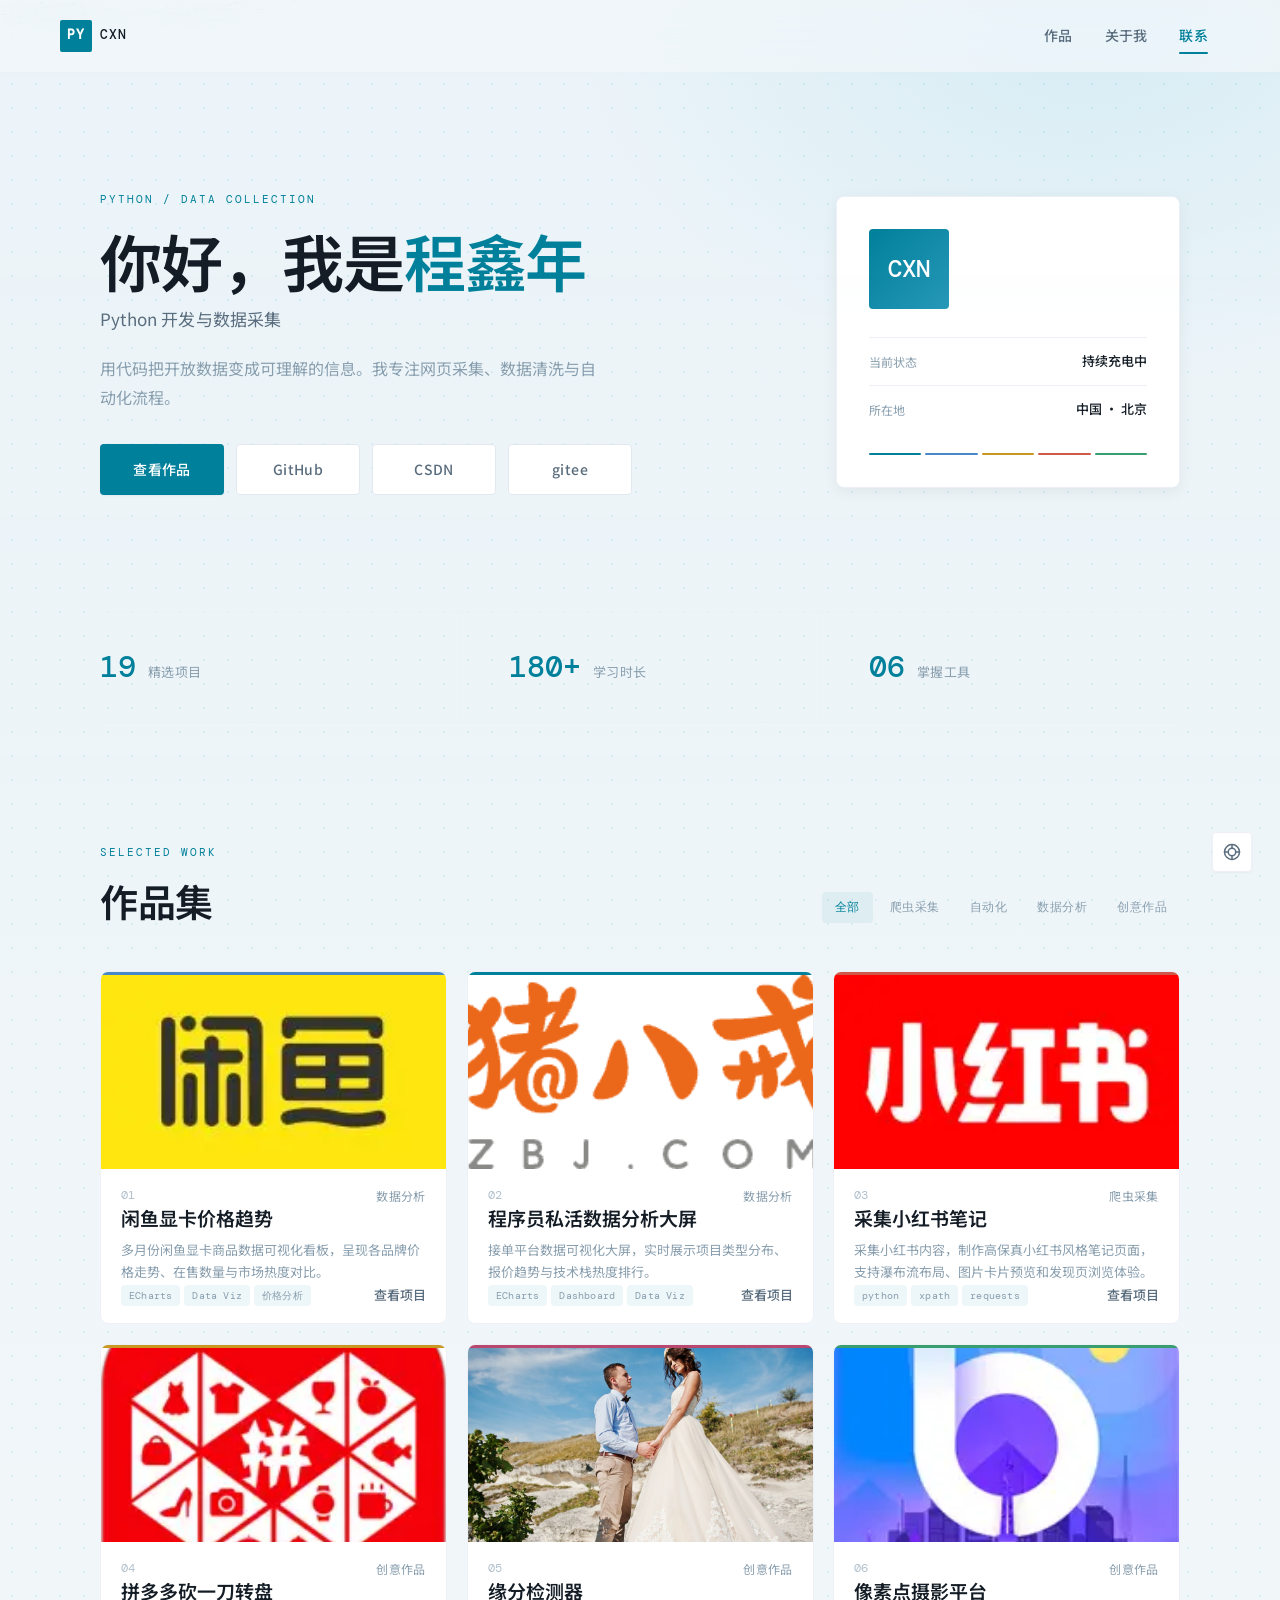
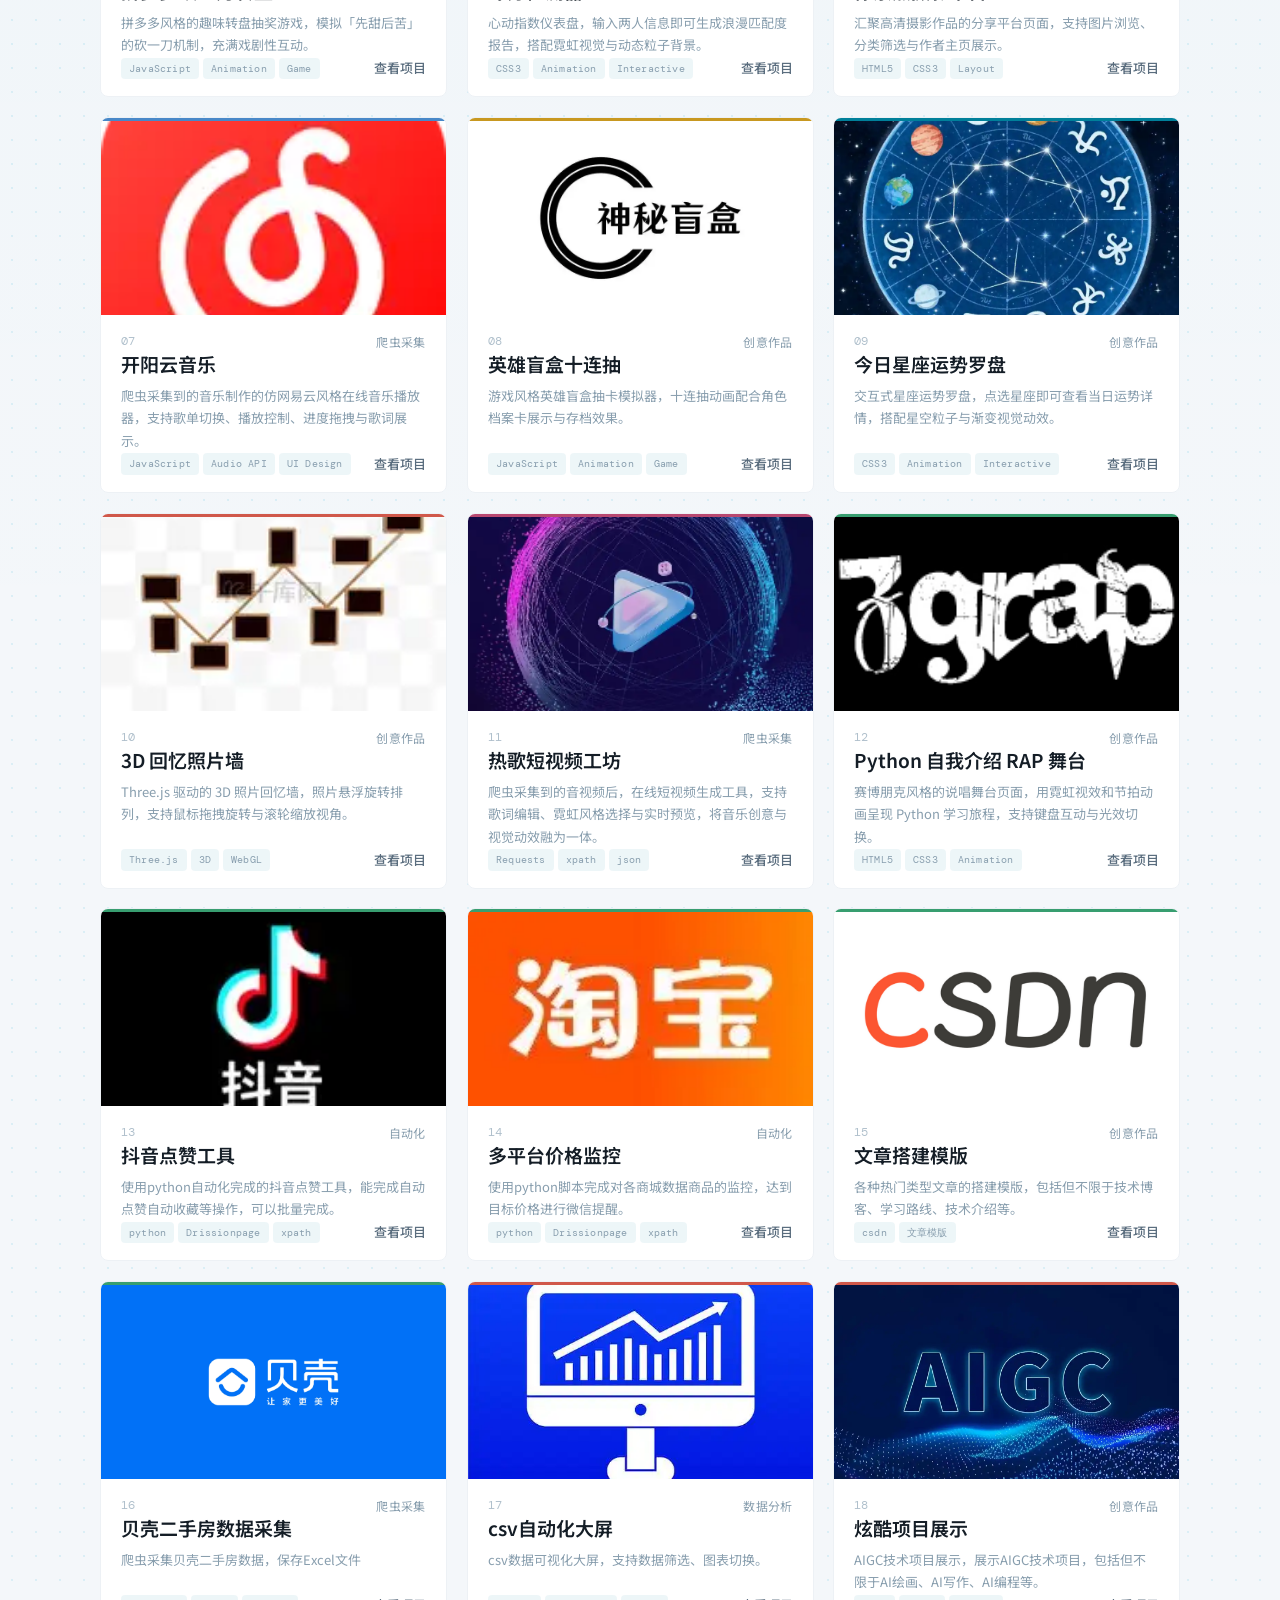
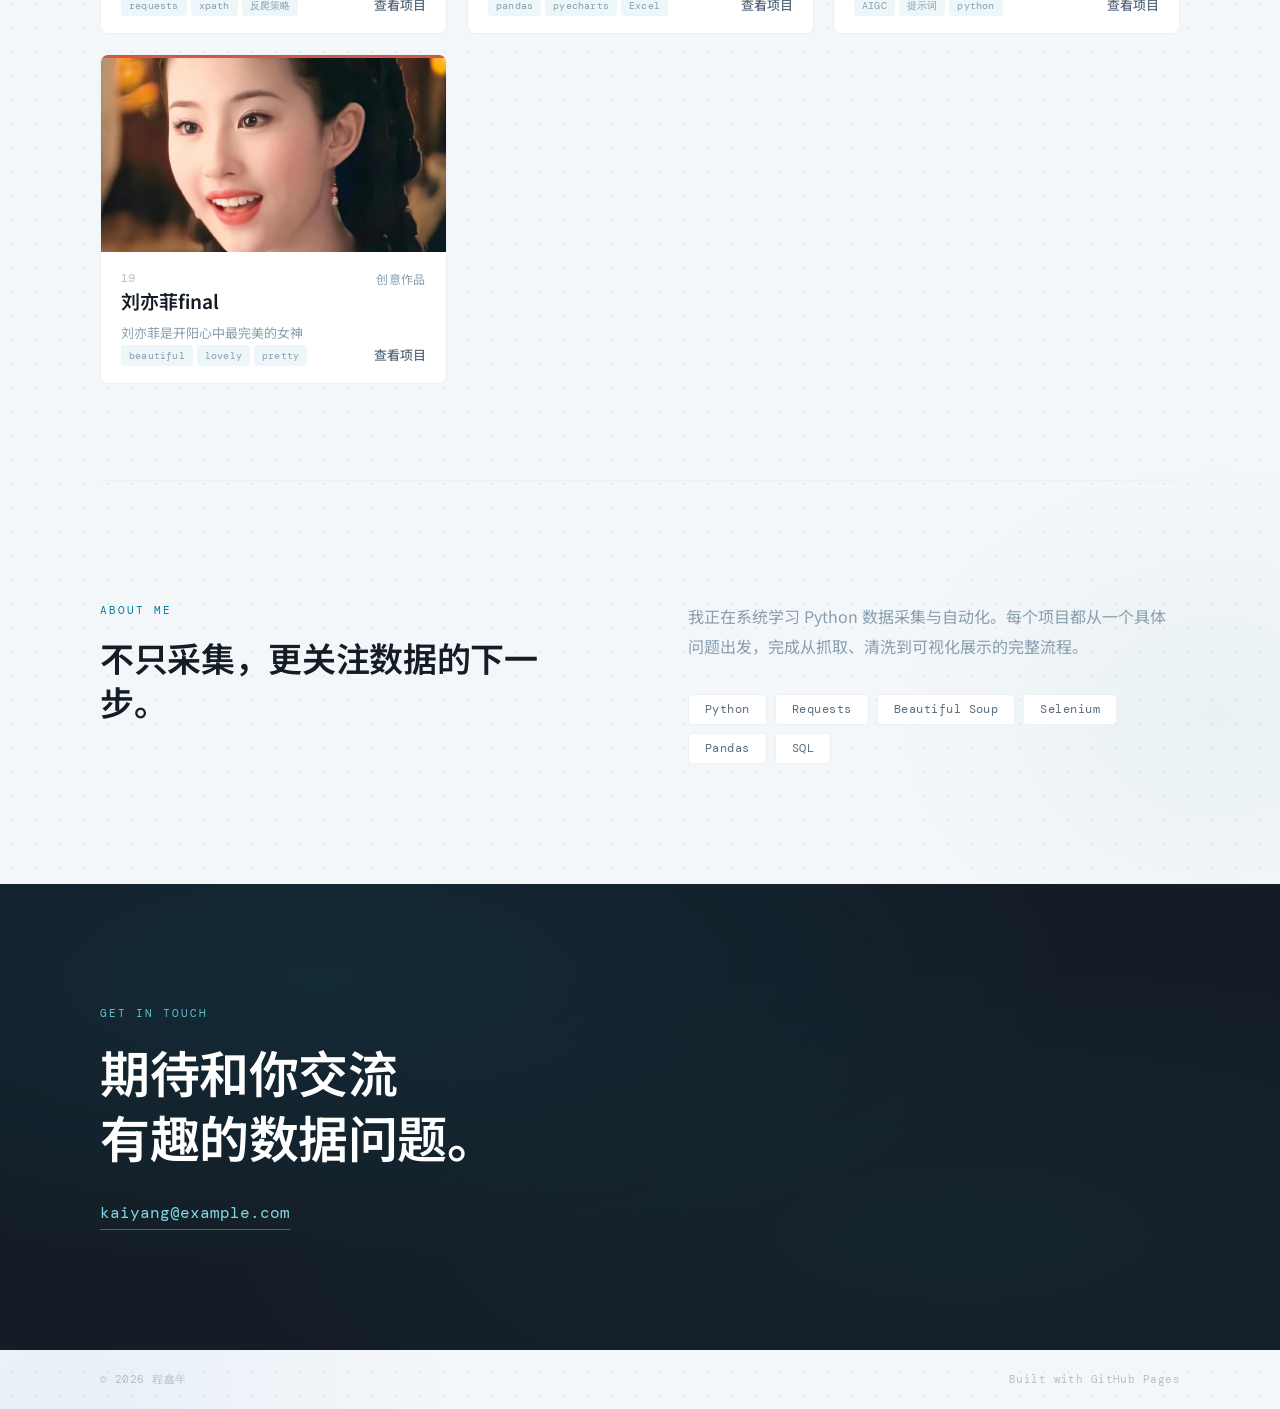
<file: 01个人作品集/index.html>
<!doctype html>
<html lang="zh-CN">
  <head>
    <meta charset="UTF-8" />
    <meta name="viewport" content="width=device-width, initial-scale=1.0" />
    <meta name="description" content="Python 数据采集作品集" />
    <title>作品集</title>
    <link rel="preconnect" href="https://fonts.googleapis.com" />
    <link rel="preconnect" href="https://fonts.gstatic.com" crossorigin />
    <link href="https://fonts.googleapis.com/css2?family=DM+Mono:wght@400;500&family=Noto+Sans+SC:wght@400;500;600;700&display=swap" rel="stylesheet" />
    <link rel="stylesheet" href="style.css" />
  </head>
  <body>
    <canvas id="particle-canvas" aria-hidden="true"></canvas>

    <div class="theme-picker" role="region" aria-label="背景主题切换">
      <button class="theme-toggle" aria-label="切换背景主题" title="切换背景主题">
        <svg width="18" height="18" viewBox="0 0 24 24" fill="none" stroke="currentColor" stroke-width="2" stroke-linecap="round" stroke-linejoin="round"><circle cx="12" cy="12" r="10"/><circle cx="12" cy="12" r="5"/><line x1="12" y1="2" x2="12" y2="7"/><line x1="12" y1="17" x2="12" y2="22"/><line x1="2" y1="12" x2="7" y2="12"/><line x1="17" y1="12" x2="22" y2="12"/></svg>
      </button>
      <div class="theme-swatches" id="theme-swatches"></div>
    </div>

    <div class="scroll-progress" aria-hidden="true"><span></span></div>
    <header class="site-header" id="site-header">
      <a class="brand" href="#top" aria-label="回到顶部"><span>PY</span><span data-bind="shortName">LJ</span></a>
      <nav aria-label="主导航" id="main-nav">
        <a href="#work" data-section="work">作品</a>
        <a href="#about" data-section="about">关于我</a>
        <a href="#contact" data-section="contact">联系</a>
      </nav>
      <a class="header-link" data-bind-href="resumeUrl" data-visible="resumeUrl" target="_blank" rel="noreferrer">简历</a>
      <button class="hamburger" id="hamburger" aria-label="打开菜单" aria-expanded="false">
        <span></span><span></span><span></span>
      </button>
    </header>
    <div class="mobile-nav" id="mobile-nav" aria-hidden="true">
      <nav aria-label="移动端导航">
        <a href="#work" data-section="work">作品</a>
        <a href="#about" data-section="about">关于我</a>
        <a href="#contact" data-section="contact">联系</a>
      </nav>
      <a class="header-link mobile-resume" data-bind-href="resumeUrl" data-visible="resumeUrl" target="_blank" rel="noreferrer">简历</a>
    </div>

    <main id="top">
      <section class="intro section-shell" aria-labelledby="intro-title">
        <div class="intro-copy">
          <p class="eyebrow">PYTHON / DATA COLLECTION</p>
          <h1 id="intro-title">你好，我是<span data-bind="name">林嘉</span></h1>
          <p class="role" data-bind="title">Python 数据采集学习者</p>
          <p class="summary" data-bind="summary">用代码把开放数据变成可理解的信息。我专注网页采集、数据清洗与自动化流程。</p>
          <div class="actions">
            <a class="button primary" href="#work">查看作品</a>
            <a class="button secondary" data-bind-href="github" target="_blank" rel="noreferrer">GitHub</a>
            <a class="button secondary" data-bind-href="csdn" target="_blank" rel="noreferrer">CSDN</a>
            <a class="button secondary" data-bind-href="gitee" target="_blank" rel="noreferrer">gitee</a>
          </div>
        </div>
        <aside class="profile-panel" aria-label="个人资料">
          <div class="portrait" aria-hidden="true"><span data-bind="initials">LJ</span></div>
          <div class="profile-meta"><span>当前状态</span><strong data-bind="status">持续学习中</strong></div>
          <div class="profile-meta"><span>所在地</span><strong data-bind="location">中国 · 杭州</strong></div>
          <div class="profile-line"><span></span><span></span><span></span><span></span><span></span></div>
        </aside>
      </section>

      <section class="stats section-shell" aria-label="作品数据">
        <div><strong id="project-count">0</strong><span>精选项目</span></div>
        <div><strong data-bind="studyHours">120+</strong><span>学习时长</span></div>
        <div><strong data-bind="skillCount">06</strong><span>掌握工具</span></div>
      </section>

      <section class="work-section section-shell" id="work" aria-labelledby="work-title">
        <div class="section-heading">
          <div><p class="eyebrow">SELECTED WORK</p><h2 id="work-title">作品集</h2></div>
          <div class="filter-group" aria-label="筛选作品">
            <button class="filter active" data-filter="all">全部</button>
            <button class="filter" data-filter="crawler">爬虫采集</button>
            <button class="filter" data-filter="automation">自动化</button>
            <button class="filter" data-filter="analysis">数据分析</button>
            <button class="filter" data-filter="creative">创意作品</button>
          </div>
        </div>
        <div class="project-grid" id="project-grid"></div>
      </section>

      <section class="about-section section-shell" id="about" aria-labelledby="about-title">
        <div><p class="eyebrow">ABOUT ME</p><h2 id="about-title">不只采集，更关注数据的下一步。</h2></div>
        <div class="about-content">
          <p data-bind="about">我正在系统学习 Python 数据采集与自动化。每个项目都从一个具体问题出发，完成从抓取、清洗到可视化展示的完整流程。</p>
          <div class="skills" id="skills"></div>
        </div>
      </section>

      <section class="contact-section" id="contact" aria-labelledby="contact-title">
        <div class="section-shell contact-inner">
          <p class="eyebrow">GET IN TOUCH</p>
          <h2 id="contact-title">期待和你交流<br />有趣的数据问题。</h2>
          <a class="contact-mail" data-bind-href="emailLink" data-bind="email">hello@example.com</a>
        </div>
      </section>
    </main>

    <footer class="section-shell"><span>&copy; <span id="year"></span> <span data-bind="name">林嘉</span></span><span>Built with GitHub Pages</span></footer>
    <script src="content.js"></script>
    <script src="script.js"></script>
    <script src="effects.js"></script>
  </body>
</html>
</file>
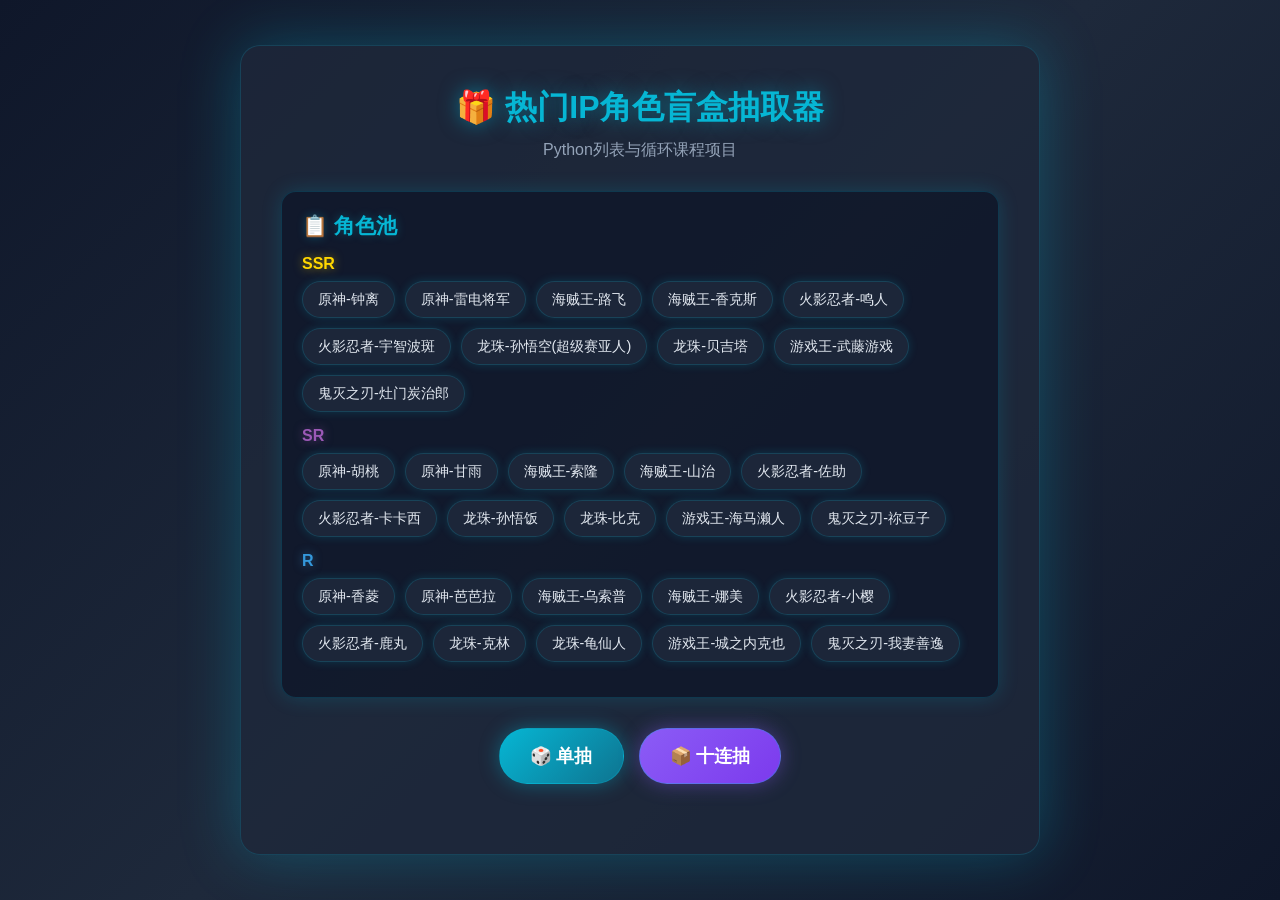
<file: day03拼夕夕提现模拟器/02课程代码/本节课效果展示/index.html>
<!doctype html>
<html lang="zh-CN">
  <head>
    <meta charset="UTF-8" />
    <meta name="viewport" content="width=device-width, initial-scale=1.0" />
    <title>热门IP角色盲盒抽取器</title>
    <style>
      * {
        margin: 0;
        padding: 0;
        box-sizing: border-box;
      }

      body {
        font-family: "Microsoft YaHei", sans-serif;
        background: linear-gradient(
          135deg,
          #0f172a 0%,
          #1e293b 50%,
          #0f172a 100%
        );
        min-height: 100vh;
        display: flex;
        justify-content: center;
        align-items: center;
        padding: 20px;
        color: #e2e8f0;
      }

      .container {
        background: rgba(30, 41, 59, 0.8);
        border-radius: 20px;
        padding: 40px;
        max-width: 800px;
        width: 100%;
        box-shadow: 0 0 60px rgba(6, 182, 212, 0.3);
        border: 1px solid rgba(6, 182, 212, 0.2);
      }

      h1 {
        text-align: center;
        color: #06b6d4;
        margin-bottom: 10px;
        font-size: 2em;
        text-shadow: 0 0 20px rgba(6, 182, 212, 0.5);
      }

      .subtitle {
        text-align: center;
        color: #94a3b8;
        margin-bottom: 30px;
      }

      .character-pool {
        background: rgba(15, 23, 42, 0.8);
        border-radius: 15px;
        padding: 20px;
        margin-bottom: 30px;
        box-shadow: 0 0 20px rgba(6, 182, 212, 0.2);
        border: 1px solid rgba(6, 182, 212, 0.2);
      }

      .character-pool h2 {
        color: #06b6d4;
        margin-bottom: 15px;
        font-size: 1.3em;
        text-shadow: 0 0 10px rgba(6, 182, 212, 0.3);
      }

      .rarity-section {
        margin-bottom: 15px;
      }

      .rarity-title {
        font-weight: bold;
        margin-bottom: 8px;
      }

      .rarity-ssr {
        color: #ffd700;
        text-shadow: 0 0 10px rgba(255, 215, 0, 0.5);
      }

      .rarity-sr {
        color: #9b59b6;
        text-shadow: 0 0 10px rgba(155, 89, 182, 0.5);
      }

      .rarity-r {
        color: #3498db;
        text-shadow: 0 0 10px rgba(52, 152, 219, 0.5);
      }

      .character-list {
        display: flex;
        flex-wrap: wrap;
        gap: 10px;
      }

      .character-tag {
        background: rgba(30, 41, 59, 0.9);
        padding: 8px 15px;
        border-radius: 20px;
        font-size: 0.9em;
        box-shadow: 0 0 10px rgba(6, 182, 212, 0.2);
        border: 1px solid rgba(6, 182, 212, 0.2);
        color: #e2e8f0;
      }

      .buttons {
        display: flex;
        gap: 15px;
        justify-content: center;
        margin-bottom: 30px;
      }

      .btn {
        padding: 15px 30px;
        border: 1px solid rgba(6, 182, 212, 0.3);
        border-radius: 30px;
        font-size: 1.1em;
        font-weight: bold;
        cursor: pointer;
        transition: all 0.3s;
      }

      .btn-single {
        background: linear-gradient(135deg, #06b6d4 0%, #0e7490 100%);
        color: white;
        box-shadow: 0 0 20px rgba(6, 182, 212, 0.4);
      }

      .btn-ten {
        background: linear-gradient(135deg, #8b5cf6 0%, #7c3aed 100%);
        color: white;
        box-shadow: 0 0 20px rgba(139, 92, 246, 0.4);
      }

      .btn:hover {
        transform: translateY(-3px);
        box-shadow: 0 0 25px rgba(6, 182, 212, 0.5);
        border-color: #06b6d4;
      }

      .result-container {
        display: none;
        animation: fadeIn 0.5s;
      }

      @keyframes fadeIn {
        from {
          opacity: 0;
          transform: translateY(20px);
        }
        to {
          opacity: 1;
          transform: translateY(0);
        }
      }

      .result-title {
        text-align: center;
        font-size: 1.5em;
        margin-bottom: 20px;
        color: #06b6d4;
        text-shadow: 0 0 15px rgba(6, 182, 212, 0.4);
      }

      .result-cards {
        display: flex;
        flex-wrap: wrap;
        gap: 15px;
        justify-content: center;
      }

      .card {
        background: rgba(30, 41, 59, 0.8);
        border-radius: 15px;
        padding: 20px;
        min-width: 200px;
        height: 380px;
        text-align: center;
        box-shadow: 0 0 20px rgba(6, 182, 212, 0.3);
        animation: cardPop 0.5s;
        position: relative;
        perspective: 1000px;
        border: 1px solid rgba(6, 182, 212, 0.2);
      }

      .card-inner {
        width: 100%;
        height: 100%;
        position: relative;
        transform-style: preserve-3d;
        transition: transform 0.6s;
      }

      .card:hover .card-inner {
        transform: rotateY(180deg);
      }

      .card-front,
      .card-back {
        position: absolute;
        width: 100%;
        height: 100%;
        backface-visibility: hidden;
        border-radius: 15px;
        display: flex;
        flex-direction: column;
        justify-content: center;
        align-items: center;
      }

      .card-front {
        background: rgba(15, 23, 42, 0.9);
      }

      .card-back {
        background: linear-gradient(135deg, #06b6d4 0%, #0e7490 100%);
        color: white;
        transform: rotateY(180deg);
      }

      .card-ssr .card-front {
        background: rgba(15, 23, 42, 0.9);
        box-shadow: 0 0 20px rgba(255, 215, 0, 0.3);
      }

      .card-ssr .card-back {
        background: linear-gradient(135deg, #ffd700 0%, #ffc107 100%);
        box-shadow: 0 0 20px rgba(255, 215, 0, 0.5);
      }

      .card-sr .card-front {
        background: rgba(15, 23, 42, 0.9);
        box-shadow: 0 0 20px rgba(155, 89, 182, 0.3);
      }

      .card-sr .card-back {
        background: linear-gradient(135deg, #9b59b6 0%, #8e44ad 100%);
        box-shadow: 0 0 20px rgba(155, 89, 182, 0.5);
      }

      .card-r .card-front {
        background: rgba(15, 23, 42, 0.9);
        box-shadow: 0 0 20px rgba(52, 152, 219, 0.3);
      }

      .card-r .card-back {
        background: linear-gradient(135deg, #3498db 0%, #2980b9 100%);
        box-shadow: 0 0 20px rgba(52, 152, 219, 0.5);
      }

      .card-image {
        width: 150px;
        height: 150px;
        border-radius: 50%;
        object-fit: cover;
        margin-bottom: 15px;
        border: 3px solid rgba(6, 182, 212, 0.5);
        box-shadow: 0 0 15px rgba(6, 182, 212, 0.4);
      }

      .card-back-content {
        padding: 20px;
        text-align: center;
      }

      .card-back-title {
        font-size: 1.2em;
        margin-bottom: 10px;
        font-weight: bold;
      }

      .card-back-desc {
        font-size: 0.9em;
        opacity: 0.9;
      }

      @keyframes cardPop {
        0% {
          transform: scale(0);
        }
        50% {
          transform: scale(1.1);
        }
        100% {
          transform: scale(1);
        }
      }

      .card-ssr {
        border: 3px solid #ffd700;
        background: linear-gradient(135deg, #fff9e6 0%, #fff5cc 100%);
      }

      .card-sr {
        border: 3px solid #9b59b6;
        background: linear-gradient(135deg, #f5f0fa 0%, #e8d5f2 100%);
      }

      .card-r {
        border: 3px solid #3498db;
        background: linear-gradient(135deg, #e8f4fd 0%, #d4edfc 100%);
      }

      .card-rarity {
        font-weight: bold;
        font-size: 1.2em;
        margin-bottom: 10px;
        color: #94a3b8;
      }

      .card-name {
        font-size: 1.1em;
        color: #06b6d4;
      }

      .stats {
        margin-top: 20px;
        text-align: center;
        padding: 15px;
        background: #f5f5f5;
        border-radius: 10px;
      }
    </style>
  </head>
  <body>
    <div class="container">
      <h1>🎁 热门IP角色盲盒抽取器</h1>
      <p class="subtitle">Python列表与循环课程项目</p>

      <div class="character-pool">
        <h2>📋 角色池</h2>
        <div id="characterPoolDisplay"></div>
      </div>

      <div class="buttons">
        <button class="btn btn-single" onclick="drawSingle()">🎲 单抽</button>
        <button class="btn btn-ten" onclick="drawTen()">📦 十连抽</button>
      </div>

      <div class="result-container" id="resultContainer">
        <div class="result-title" id="resultTitle"></div>
        <div class="result-cards" id="resultCards"></div>
        <div class="stats" id="stats"></div>
      </div>
    </div>

    <script>
      let characterPool = {};

      async function loadCharacterPool() {
        try {
          const response = await fetch("characters.json");
          characterPool = await response.json();
          displayCharacterPool();
        } catch (error) {
          console.error("加载角色池失败:", error);
        }
      }

      function displayCharacterPool() {
        const container = document.getElementById("characterPoolDisplay");
        let html = "";

        for (const [rarity, characters] of Object.entries(characterPool)) {
          const rarityClass = `rarity-${rarity.toLowerCase()}`;
          html += `
                    <div class="rarity-section">
                        <div class="rarity-title ${rarityClass}">${rarity}</div>
                        <div class="character-list">
                            ${characters.map((char) => `<span class="character-tag">${char.name}</span>`).join("")}
                        </div>
                    </div>
                `;
        }

        container.innerHTML = html;
      }

      function getRandomRarity() {
        const rand = Math.random() * 100;
        if (rand <= 5) return "SSR";
        if (rand <= 25) return "SR";
        return "R";
      }

      function drawCharacter() {
        const rarity = getRandomRarity();
        const characters = characterPool[rarity];
        const character =
          characters[Math.floor(Math.random() * characters.length)];
        return { rarity, character };
      }

      function createCard(result, index) {
        const cardClass = `card card-${result.rarity.toLowerCase()}`;
        return `
                <div class="${cardClass}" style="animation-delay: ${index * 0.1}s">
                    <div class="card-inner">
                        <div class="card-front">
                            <img src="${result.character.image}" alt="${result.character.name}" class="card-image">
                            <div class="card-rarity rarity-${result.rarity.toLowerCase()}">${result.rarity}</div>
                            <div class="card-name">${result.character.name}</div>
                        </div>
                        <div class="card-back">
                            <div class="card-back-content">
                                <div class="card-back-title">${result.character.name}</div>
                                <div class="card-back-desc">
                                    稀有度：${result.rarity}<br>
                                    来自热门IP角色<br>
                                    点击卡片查看详情
                                </div>
                            </div>
                        </div>
                    </div>
                </div>
            `;
      }

      function drawSingle() {
        const result = drawCharacter();
        const container = document.getElementById("resultContainer");
        const title = document.getElementById("resultTitle");
        const cards = document.getElementById("resultCards");
        const stats = document.getElementById("stats");

        title.textContent = "🎉 抽卡结果";
        cards.innerHTML = createCard(result, 0);

        const ssrCount = result.rarity === "SSR" ? 1 : 0;
        const srCount = result.rarity === "SR" ? 1 : 0;
        stats.innerHTML = `SSR: ${ssrCount} | SR: ${srCount}`;

        container.style.display = "block";
      }

      function drawTen() {
        const results = [];
        for (let i = 0; i < 10; i++) {
          results.push(drawCharacter());
        }

        const container = document.getElementById("resultContainer");
        const title = document.getElementById("resultTitle");
        const cards = document.getElementById("resultCards");
        const stats = document.getElementById("stats");

        title.textContent = "📦 十连抽结果";
        cards.innerHTML = results
          .map((result, index) => createCard(result, index))
          .join("");

        const ssrCount = results.filter((r) => r.rarity === "SSR").length;
        const srCount = results.filter((r) => r.rarity === "SR").length;
        stats.innerHTML = `SSR: ${ssrCount} | SR: ${srCount}`;

        container.style.display = "block";
      }

      loadCharacterPool();
    </script>
  </body>
</html>
</file>
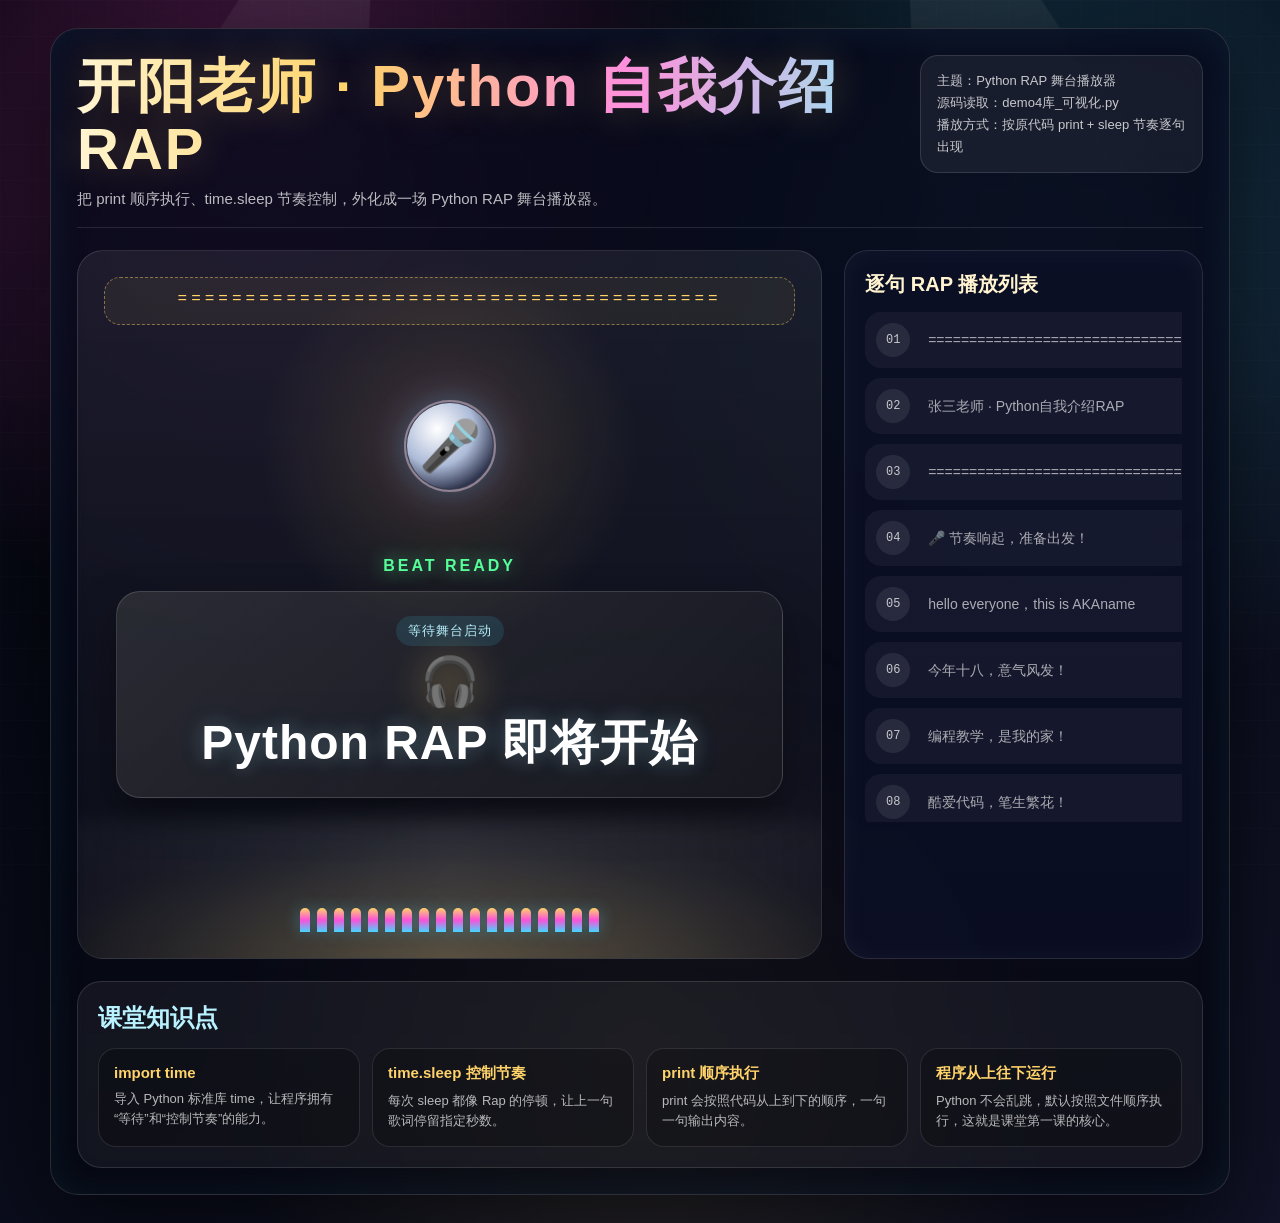
<file: 01个人作品集/Portfolio/RAP舞台_HTML外化展示.html>
<!DOCTYPE html>
<html lang="zh-CN">
<head>
<meta charset="UTF-8">
<title>开阳老师 · Python 自我介绍 RAP</title>
<meta name="viewport" content="width=device-width, initial-scale=1.0">
<style>
* {
    box-sizing: border-box;
}

:root {
    --gold: #ffd36a;
    --hot: #ff4fd8;
    --blue: #45d7ff;
    --green: #57ff9a;
    --dark: #060711;
    --panel: rgba(13, 16, 38, 0.82);
}

body {
    margin: 0;
    min-height: 100vh;
    overflow-x: hidden;
    color: #ffffff;
    font-family: "Microsoft YaHei", "PingFang SC", "Segoe UI", Arial, sans-serif;
    background:
        radial-gradient(circle at 20% 12%, rgba(255, 79, 216, 0.28), transparent 32%),
        radial-gradient(circle at 82% 18%, rgba(69, 215, 255, 0.22), transparent 34%),
        radial-gradient(circle at 50% 85%, rgba(255, 211, 106, 0.16), transparent 35%),
        linear-gradient(145deg, #02030a 0%, #080b18 42%, #111327 100%);
}

.stage-page {
    position: relative;
    min-height: 100vh;
    padding: 28px;
    overflow: hidden;
}

.noise {
    pointer-events: none;
    position: fixed;
    inset: 0;
    opacity: 0.08;
    background-image:
        linear-gradient(rgba(255,255,255,0.12) 1px, transparent 1px),
        linear-gradient(90deg, rgba(255,255,255,0.08) 1px, transparent 1px);
    background-size: 36px 36px;
    mix-blend-mode: screen;
}

.spotlight {
    position: fixed;
    top: -12%;
    width: 34vw;
    height: 75vh;
    opacity: 0.36;
    filter: blur(12px);
    transform-origin: top center;
    background: linear-gradient(to bottom, rgba(255,255,255,0.28), rgba(255,255,255,0.04), transparent);
    clip-path: polygon(43% 0%, 57% 0%, 100% 100%, 0% 100%);
    animation: swing 4s ease-in-out infinite alternate;
}

.spotlight.left {
    left: 10%;
    transform: rotate(18deg);
}

.spotlight.right {
    right: 10%;
    transform: rotate(-18deg);
    animation-delay: -1.5s;
}

@keyframes swing {
    from { opacity: 0.16; transform: rotate(12deg); }
    to { opacity: 0.44; transform: rotate(-10deg); }
}

.stage-shell {
    position: relative;
    z-index: 2;
    max-width: 1180px;
    margin: 0 auto;
    border: 1px solid rgba(255,255,255,0.14);
    border-radius: 28px;
    padding: 26px;
    background: linear-gradient(180deg, rgba(8,10,28,0.88), rgba(5,6,14,0.72));
    box-shadow:
        0 28px 90px rgba(0,0,0,0.62),
        inset 0 0 42px rgba(69,215,255,0.08);
    backdrop-filter: blur(14px);
}

.stage-header {
    display: flex;
    align-items: flex-start;
    justify-content: space-between;
    gap: 18px;
    padding-bottom: 18px;
    border-bottom: 1px solid rgba(255,255,255,0.11);
}

.title-wrap h1 {
    margin: 0;
    font-size: clamp(30px, 5vw, 58px);
    letter-spacing: 2px;
    line-height: 1.08;
    background: linear-gradient(90deg, #fff8d8, var(--gold), #ff8be7, #8cecff);
    -webkit-background-clip: text;
    color: transparent;
    text-shadow: 0 0 38px rgba(255, 211, 106, 0.26);
}

.title-wrap p {
    margin: 10px 0 0;
    color: rgba(255,255,255,0.72);
    font-size: 15px;
}

.meta-card {
    min-width: 240px;
    padding: 14px 16px;
    border-radius: 18px;
    background: rgba(255,255,255,0.06);
    border: 1px solid rgba(255,255,255,0.12);
    color: rgba(255,255,255,0.76);
    font-size: 13px;
    line-height: 1.7;
}

.main-grid {
    display: grid;
    grid-template-columns: minmax(0, 1.35fr) minmax(300px, 0.65fr);
    gap: 22px;
    margin-top: 22px;
}

.performance-panel {
    position: relative;
    min-height: 560px;
    padding: 26px;
    border-radius: 26px;
    overflow: hidden;
    background:
        radial-gradient(circle at 50% 28%, rgba(255, 211, 106, 0.15), transparent 30%),
        linear-gradient(180deg, rgba(255,255,255,0.07), rgba(255,255,255,0.025));
    border: 1px solid rgba(255,255,255,0.12);
}

.performance-panel::before {
    content: "";
    position: absolute;
    left: -18%;
    right: -18%;
    bottom: -22%;
    height: 42%;
    background:
        radial-gradient(ellipse at center, rgba(255, 211, 106, 0.22), transparent 58%),
        linear-gradient(90deg, transparent, rgba(255,255,255,0.12), transparent);
    filter: blur(10px);
}

.stage-border {
    position: relative;
    z-index: 2;
    min-height: 48px;
    padding: 12px 14px;
    border-radius: 16px;
    border: 1px dashed rgba(255,211,106,0.45);
    color: var(--gold);
    text-align: center;
    letter-spacing: 4px;
    font-family: Consolas, Monaco, monospace;
    background: rgba(255,211,106,0.06);
}

.rap-center {
    position: relative;
    z-index: 2;
    display: grid;
    place-items: center;
    min-height: 335px;
    padding: 26px 12px;
}

.mic-wrap {
    position: relative;
    width: 190px;
    height: 190px;
    display: grid;
    place-items: center;
    margin-bottom: 16px;
}

.wave {
    position: absolute;
    width: 92px;
    height: 92px;
    border-radius: 999px;
    border: 2px solid rgba(69,215,255,0.28);
    animation: wavePulse 1.8s linear infinite;
}

.wave.w2 {
    animation-delay: 0.6s;
    border-color: rgba(255,79,216,0.28);
}

.wave.w3 {
    animation-delay: 1.2s;
    border-color: rgba(255,211,106,0.28);
}

@keyframes wavePulse {
    from { transform: scale(0.55); opacity: 0.95; }
    to { transform: scale(2.18); opacity: 0; }
}

.microphone {
    position: relative;
    z-index: 2;
    width: 86px;
    height: 86px;
    border-radius: 50%;
    display: grid;
    place-items: center;
    font-size: 50px;
    background: radial-gradient(circle at 35% 30%, #ffffff, #adbbd8 45%, #30364f 76%);
    box-shadow:
        0 0 35px rgba(69,215,255,0.34),
        0 0 60px rgba(255,79,216,0.18);
    animation: micBounce 1.25s ease-in-out infinite alternate;
}

@keyframes micBounce {
    from { transform: translateY(0) rotate(-4deg); }
    to { transform: translateY(-10px) rotate(5deg); }
}

.beat-status {
    text-align: center;
    font-weight: 800;
    letter-spacing: 3px;
    color: var(--green);
    text-shadow: 0 0 18px rgba(87,255,154,0.65);
    margin-bottom: 16px;
}

.current-card {
    width: min(720px, 100%);
    min-height: 158px;
    padding: 24px;
    border-radius: 24px;
    text-align: center;
    background:
        linear-gradient(135deg, rgba(255,255,255,0.12), rgba(255,255,255,0.04)),
        rgba(0,0,0,0.24);
    border: 1px solid rgba(255,255,255,0.15);
    box-shadow: 0 18px 42px rgba(0,0,0,0.34);
}

.current-label {
    display: inline-flex;
    align-items: center;
    gap: 8px;
    margin-bottom: 12px;
    padding: 6px 12px;
    border-radius: 999px;
    background: rgba(69,215,255,0.12);
    color: #b8f2ff;
    font-size: 13px;
    letter-spacing: 1px;
}

.current-emoji {
    font-size: 48px;
    line-height: 1;
    margin-bottom: 8px;
    filter: drop-shadow(0 0 18px rgba(255,211,106,0.45));
}

.current-lyric {
    font-size: clamp(26px, 4.8vw, 48px);
    font-weight: 900;
    line-height: 1.22;
    letter-spacing: 1px;
    text-shadow:
        0 0 18px rgba(255,255,255,0.16),
        0 0 26px rgba(69,215,255,0.20);
}

.current-lyric.rap {
    color: #ffffff;
}

.current-lyric.intro {
    color: var(--green);
    animation: glowIntro 0.9s ease-in-out infinite alternate;
}

.current-lyric.finale {
    color: #fff1a8;
    animation: finaleGlow 0.8s ease-in-out infinite alternate;
}

@keyframes glowIntro {
    from { text-shadow: 0 0 12px rgba(87,255,154,0.5); }
    to { text-shadow: 0 0 35px rgba(87,255,154,0.95), 0 0 60px rgba(69,215,255,0.35); }
}

@keyframes finaleGlow {
    from { text-shadow: 0 0 12px rgba(255,211,106,0.55); transform: scale(1); }
    to { text-shadow: 0 0 34px rgba(255,211,106,0.95), 0 0 70px rgba(255,79,216,0.38); transform: scale(1.025); }
}

.beat-bars {
    position: relative;
    z-index: 2;
    height: 92px;
    display: flex;
    align-items: end;
    justify-content: center;
    gap: 7px;
    margin-top: 16px;
}

.beat-bars span {
    width: 10px;
    height: 24px;
    border-radius: 999px 999px 2px 2px;
    background: linear-gradient(to top, var(--blue), var(--hot), var(--gold));
    box-shadow: 0 0 16px rgba(69,215,255,0.35);
    animation: beat 0.75s ease-in-out infinite alternate;
}

.beat-bars span:nth-child(2n) {
    animation-delay: 0.16s;
}

.beat-bars span:nth-child(3n) {
    animation-delay: 0.32s;
}

.beat-bars span:nth-child(4n) {
    animation-delay: 0.48s;
}

@keyframes beat {
    from { height: 18px; opacity: 0.58; }
    to { height: 86px; opacity: 1; }
}

.timeline-panel {
    padding: 20px;
    border-radius: 24px;
    background: var(--panel);
    border: 1px solid rgba(255,255,255,0.12);
    box-shadow: inset 0 0 28px rgba(255,255,255,0.04);
}

.timeline-panel h2 {
    margin: 0 0 14px;
    font-size: 20px;
    color: #fff4cf;
}

.timeline {
    display: grid;
    gap: 10px;
    max-height: 510px;
    overflow: auto;
    padding-right: 6px;
}

.timeline::-webkit-scrollbar {
    width: 6px;
}

.timeline::-webkit-scrollbar-thumb {
    background: rgba(255,255,255,0.2);
    border-radius: 999px;
}

.line-item {
    display: grid;
    grid-template-columns: 42px 1fr;
    gap: 10px;
    align-items: center;
    padding: 10px;
    border-radius: 16px;
    color: rgba(255,255,255,0.64);
    background: rgba(255,255,255,0.045);
    border: 1px solid transparent;
    transition: 0.25s ease;
}

.line-num {
    width: 34px;
    height: 34px;
    border-radius: 50%;
    display: grid;
    place-items: center;
    color: rgba(255,255,255,0.75);
    background: rgba(255,255,255,0.08);
    font-size: 12px;
    font-family: Consolas, Monaco, monospace;
}

.line-text {
    font-size: 14px;
    line-height: 1.45;
}

.line-item.active {
    color: #ffffff;
    transform: translateX(4px);
    border-color: rgba(255,211,106,0.48);
    background: linear-gradient(90deg, rgba(255,211,106,0.18), rgba(69,215,255,0.08));
    box-shadow: 0 0 28px rgba(255,211,106,0.12);
}

.line-item.active .line-num {
    background: var(--gold);
    color: #191000;
    font-weight: 900;
}

.knowledge {
    position: relative;
    z-index: 2;
    margin-top: 22px;
    padding: 20px;
    border-radius: 24px;
    background: rgba(255,255,255,0.055);
    border: 1px solid rgba(255,255,255,0.12);
}

.knowledge h2 {
    margin: 0 0 14px;
    color: #b8f2ff;
}

.knowledge-grid {
    display: grid;
    grid-template-columns: repeat(4, minmax(0, 1fr));
    gap: 12px;
}

.knowledge-card {
    min-height: 98px;
    padding: 15px;
    border-radius: 18px;
    background: rgba(0,0,0,0.22);
    border: 1px solid rgba(255,255,255,0.11);
}

.knowledge-card strong {
    display: block;
    color: var(--gold);
    margin-bottom: 8px;
    font-size: 15px;
}

.knowledge-card span {
    color: rgba(255,255,255,0.70);
    font-size: 13px;
    line-height: 1.55;
}

.confetti-layer {
    pointer-events: none;
    position: fixed;
    inset: 0;
    z-index: 5;
    overflow: hidden;
}

.confetti {
    position: absolute;
    top: -20px;
    width: 10px;
    height: 18px;
    border-radius: 3px;
    background: var(--gold);
    animation: confettiDrop 3.2s linear forwards;
}

@keyframes confettiDrop {
    to {
        transform: translateY(110vh) rotate(720deg);
        opacity: 0;
    }
}

.star {
    position: absolute;
    width: 3px;
    height: 3px;
    border-radius: 50%;
    background: #ffffff;
    box-shadow: 0 0 12px #ffffff;
    animation: twinkle 1.3s ease-in-out infinite alternate;
}

@keyframes twinkle {
    from { opacity: 0.2; transform: scale(0.8); }
    to { opacity: 1; transform: scale(1.6); }
}

@media (max-width: 920px) {
    .main-grid {
        grid-template-columns: 1fr;
    }

    .stage-header {
        flex-direction: column;
    }

    .meta-card {
        width: 100%;
    }

    .knowledge-grid {
        grid-template-columns: 1fr 1fr;
    }
}

@media (max-width: 560px) {
    .stage-page {
        padding: 14px;
    }

    .stage-shell {
        padding: 16px;
        border-radius: 20px;
    }

    .performance-panel {
        padding: 16px;
        min-height: 520px;
    }

    .knowledge-grid {
        grid-template-columns: 1fr;
    }
}
</style>
</head>
<body>
<div class="stage-page">
    <div class="noise"></div>
    <div class="spotlight left"></div>
    <div class="spotlight right"></div>
    <div class="confetti-layer" id="confettiLayer"></div>

    <main class="stage-shell">
        <header class="stage-header">
            <div class="title-wrap">
                <h1>开阳老师 · Python 自我介绍 RAP</h1>
                <p>把 print 顺序执行、time.sleep 节奏控制，外化成一场 Python RAP 舞台播放器。</p>
            </div>
            <div class="meta-card">
                <div>主题：Python RAP 舞台播放器</div>
                <div>源码读取：<span id="sourceFile"></span></div>
                <div>播放方式：按原代码 print + sleep 节奏逐句出现</div>
            </div>
        </header>

        <section class="main-grid">
            <section class="performance-panel">
                <div class="stage-border" id="stageBorder">========================================</div>

                <div class="rap-center">
                    <div class="mic-wrap">
                        <div class="wave"></div>
                        <div class="wave w2"></div>
                        <div class="wave w3"></div>
                        <div class="microphone">🎤</div>
                    </div>

                    <div class="beat-status" id="beatStatus">BEAT READY</div>

                    <div class="current-card">
                        <div class="current-label" id="currentLabel">等待舞台启动</div>
                        <div class="current-emoji" id="currentEmoji">🎧</div>
                        <div class="current-lyric" id="currentLyric">Python RAP 即将开始</div>
                    </div>
                </div>

                <div class="beat-bars" aria-hidden="true">
                    <span></span><span></span><span></span><span></span><span></span>
                    <span></span><span></span><span></span><span></span><span></span>
                    <span></span><span></span><span></span><span></span><span></span>
                    <span></span><span></span><span></span>
                </div>
            </section>

            <aside class="timeline-panel">
                <h2>逐句 RAP 播放列表</h2>
                <div class="timeline" id="timeline"></div>
            </aside>
        </section>

        <section class="knowledge">
            <h2>课堂知识点</h2>
            <div class="knowledge-grid">
                <div class="knowledge-card">
                    <strong>import time</strong>
                    <span>导入 Python 标准库 time，让程序拥有“等待”和“控制节奏”的能力。</span>
                </div>
                <div class="knowledge-card">
                    <strong>time.sleep 控制节奏</strong>
                    <span>每次 sleep 都像 Rap 的停顿，让上一句歌词停留指定秒数。</span>
                </div>
                <div class="knowledge-card">
                    <strong>print 顺序执行</strong>
                    <span>print 会按照代码从上到下的顺序，一句一句输出内容。</span>
                </div>
                <div class="knowledge-card">
                    <strong>程序从上往下运行</strong>
                    <span>Python 不会乱跳，默认按照文件顺序执行，这就是课堂第一课的核心。</span>
                </div>
            </div>
        </section>
    </main>
</div>

<script>
const RAP_EVENTS = [{"line": 16, "text": "========================================", "sleep_seconds": 0.45, "kind": "border", "has_emoji": false}, {"line": 17, "text": "        张三老师 · Python自我介绍RAP", "sleep_seconds": 0.75, "kind": "normal", "has_emoji": false}, {"line": 18, "text": "========================================", "sleep_seconds": 1.0, "kind": "border", "has_emoji": false}, {"line": 22, "text": "🎤 节奏响起，准备出发！", "sleep_seconds": 1.0, "kind": "intro", "has_emoji": true}, {"line": 25, "text": "hello everyone，this is AKAname", "sleep_seconds": 1.0, "kind": "normal", "has_emoji": false}, {"line": 28, "text": "今年十八，意气风发！", "sleep_seconds": 1.0, "kind": "rap", "has_emoji": false}, {"line": 31, "text": "编程教学，是我的家！", "sleep_seconds": 1.0, "kind": "rap", "has_emoji": false}, {"line": 34, "text": "酷爱代码，笔生繁花！", "sleep_seconds": 1.0, "kind": "rap", "has_emoji": false}, {"line": 37, "text": "带领学员，勇闯天涯！", "sleep_seconds": 1.0, "kind": "rap", "has_emoji": false}, {"line": 40, "text": "学好Python，梦想不塌！", "sleep_seconds": 1.0, "kind": "rap", "has_emoji": false}, {"line": 43, "text": "用心授课，不负韶华！", "sleep_seconds": 1.0, "kind": "rap", "has_emoji": false}, {"line": 46, "text": "愿你前行，步步生花！", "sleep_seconds": 1.0, "kind": "rap", "has_emoji": false}, {"line": 49, "text": "编程之路，一起出发！", "sleep_seconds": 1.0, "kind": "rap", "has_emoji": false}, {"line": 53, "text": "✨ 祝所有学员：代码无错，快乐相伴！", "sleep_seconds": 0.5, "kind": "finale", "has_emoji": true}, {"line": 55, "text": "✨ Python第一课，我们正式启航！", "sleep_seconds": 1.2, "kind": "finale", "has_emoji": true}];
const SOURCE_FILE = "demo4库_可视化.py";

const timeline = document.getElementById("timeline");
const currentLyric = document.getElementById("currentLyric");
const currentEmoji = document.getElementById("currentEmoji");
const currentLabel = document.getElementById("currentLabel");
const beatStatus = document.getElementById("beatStatus");
const stageBorder = document.getElementById("stageBorder");
const sourceFile = document.getElementById("sourceFile");
const confettiLayer = document.getElementById("confettiLayer");

sourceFile.textContent = SOURCE_FILE;

function wait(ms) {
    return new Promise(resolve => setTimeout(resolve, ms));
}

function labelByKind(kind) {
    const labels = {
        border: "舞台开场边框",
        title: "标题亮相",
        intro: "开场动画",
        rap: "当前歌词高亮",
        finale: "收尾仪式",
        normal: "终端输出"
    };
    return labels[kind] || "终端输出";
}

function findEmoji(text) {
    const match = text.match(/[\u{1F300}-\u{1FAFF}\u{2600}-\u{27BF}\u{2300}-\u{23FF}]/u);
    return match ? match[0] : "";
}

function renderTimeline() {
    timeline.innerHTML = "";
    RAP_EVENTS.forEach((event, index) => {
        const item = document.createElement("div");
        item.className = "line-item";
        item.dataset.index = index;

        const num = document.createElement("div");
        num.className = "line-num";
        num.textContent = String(index + 1).padStart(2, "0");

        const text = document.createElement("div");
        text.className = "line-text";
        text.textContent = event.text || "(空输出)";

        item.appendChild(num);
        item.appendChild(text);
        timeline.appendChild(item);
    });
}

function activateTimeline(index) {
    document.querySelectorAll(".line-item").forEach(item => item.classList.remove("active"));

    const active = document.querySelector(`.line-item[data-index="${index}"]`);
    if (active) {
        active.classList.add("active");
        active.scrollIntoView({ behavior: "smooth", block: "center" });
    }
}

function createStars() {
    for (let i = 0; i < 42; i++) {
        const star = document.createElement("div");
        star.className = "star";
        star.style.left = Math.random() * 100 + "vw";
        star.style.top = Math.random() * 100 + "vh";
        star.style.animationDelay = Math.random() * 1.2 + "s";
        document.body.appendChild(star);

        setTimeout(() => {
            star.remove();
        }, 4600);
    }
}

function createConfetti() {
    const colors = ["#ffd36a", "#ff4fd8", "#45d7ff", "#57ff9a", "#ffffff"];

    for (let i = 0; i < 100; i++) {
        const piece = document.createElement("div");
        piece.className = "confetti";
        piece.style.left = Math.random() * 100 + "vw";
        piece.style.background = colors[Math.floor(Math.random() * colors.length)];
        piece.style.animationDelay = Math.random() * 1.1 + "s";
        piece.style.transform = `rotate(${Math.random() * 360}deg)`;
        confettiLayer.appendChild(piece);

        setTimeout(() => {
            piece.remove();
        }, 4600);
    }
}

function activateEvent(event, index) {
    activateTimeline(index);

    const text = event.text || "";
    const kind = event.kind || "normal";
    const emoji = event.has_emoji ? findEmoji(text) : "";

    currentLyric.textContent = text || "(空输出)";
    currentLyric.className = "current-lyric " + kind;
    currentLabel.textContent = labelByKind(kind);

    if (emoji) {
        currentEmoji.textContent = emoji;
        currentEmoji.style.display = "block";
    } else if (kind === "rap") {
        currentEmoji.textContent = "🎙️";
        currentEmoji.style.display = "block";
    } else if (kind === "finale") {
        currentEmoji.textContent = "✨";
        currentEmoji.style.display = "block";
    } else {
        currentEmoji.textContent = "🎧";
        currentEmoji.style.display = "block";
    }

    if (kind === "border") {
        stageBorder.textContent = text;
        beatStatus.textContent = "STAGE BORDER ONLINE";
    }

    if (kind === "title") {
        beatStatus.textContent = "TITLE DROP";
    }

    if (kind === "intro") {
        beatStatus.textContent = "灯光打开 · 舞台启动 · BEAT READY";
        document.body.classList.add("lights-on");
    }

    if (kind === "rap") {
        beatStatus.textContent = "FLOW PLAYING · " + Number(event.sleep_seconds || 0).toFixed(1) + "s PAUSE";
    }

    if (kind === "finale") {
        beatStatus.textContent = "FINAL CEREMONY · PYTHON 第一课正式启航";
        createStars();
        createConfetti();
    }
}

async function openingCountdown() {
    const beats = ["3", "2", "1", "BEAT READY"];
    for (const beat of beats) {
        beatStatus.textContent = beat;
        await wait(520);
    }
}

async function playRapStage() {
    renderTimeline();
    await openingCountdown();

    for (let index = 0; index < RAP_EVENTS.length; index++) {
        const event = RAP_EVENTS[index];
        activateEvent(event, index);

        const seconds = Number(event.sleep_seconds || 0.8);
        const pause = Math.max(360, seconds * 1000);
        await wait(pause);
    }

    beatStatus.textContent = "SHOW END · 代码无错，快乐相伴";
}

playRapStage();
</script>
</body>
</html>
</file>
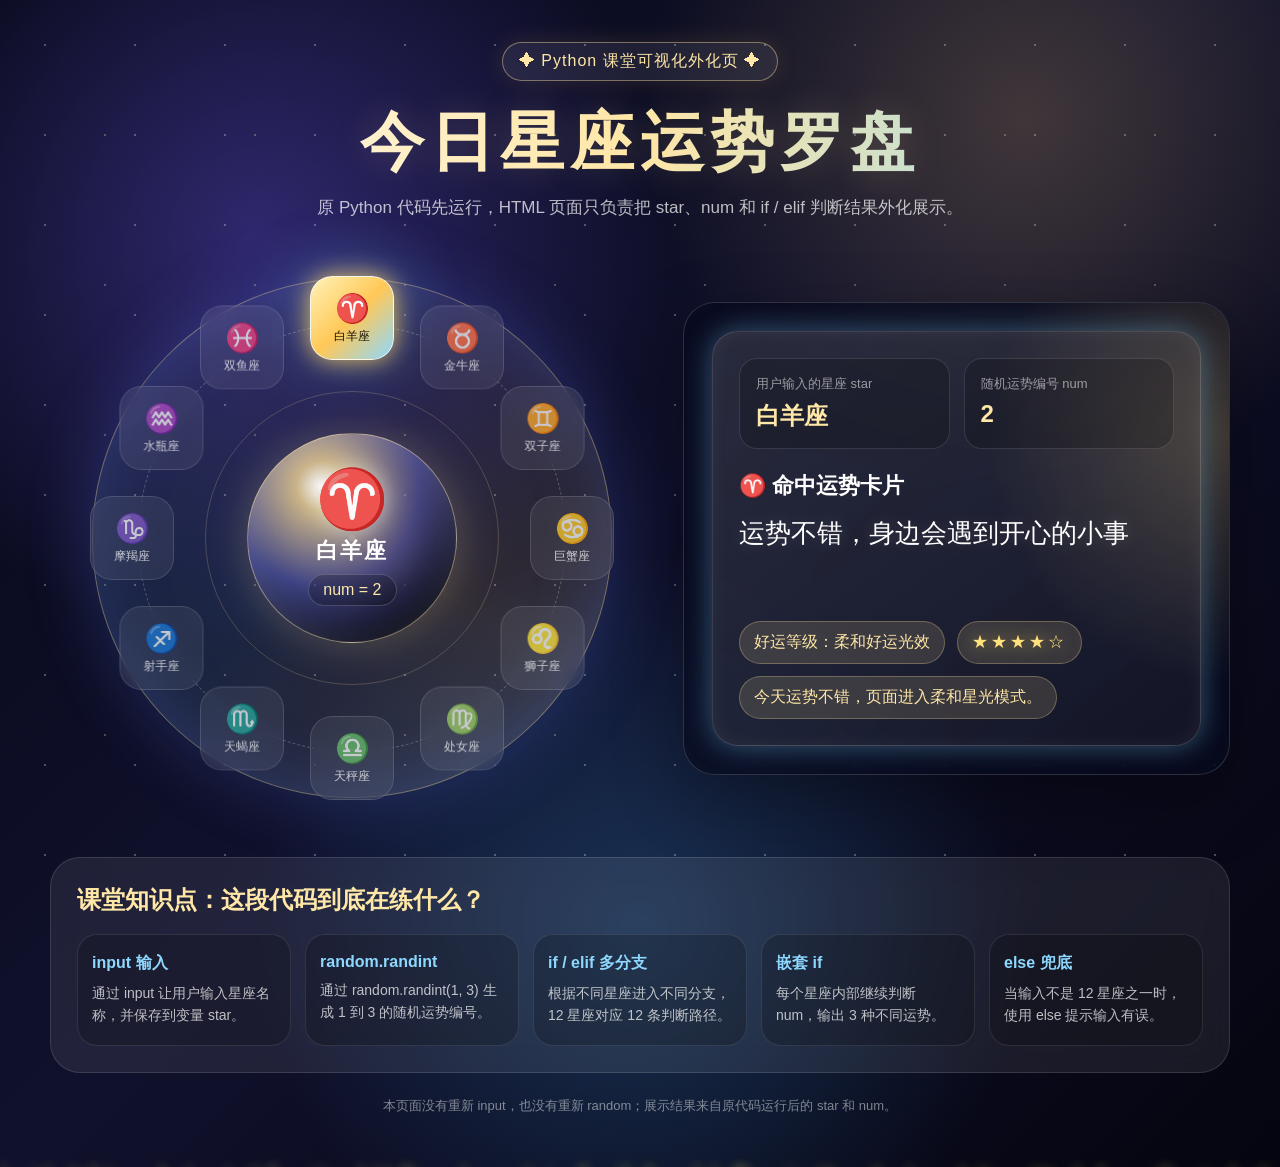
<file: 01个人作品集/Portfolio/今日星座运势罗盘.html>
<!DOCTYPE html>
<html lang="zh-CN">
<head>
<meta charset="UTF-8">
<title>今日星座运势罗盘</title>
<style>
* {
    box-sizing: border-box;
}

body {
    margin: 0;
    min-height: 100vh;
    overflow-x: hidden;
    font-family: "Microsoft YaHei", "PingFang SC", Arial, sans-serif;
    color: #fff;
    background:
        radial-gradient(circle at 20% 20%, rgba(116, 93, 255, 0.35), transparent 30%),
        radial-gradient(circle at 80% 10%, rgba(255, 205, 112, 0.20), transparent 26%),
        radial-gradient(circle at 50% 80%, rgba(70, 179, 255, 0.22), transparent 34%),
        linear-gradient(135deg, #070817 0%, #10112c 48%, #050510 100%);
}

body::before {
    content: "";
    position: fixed;
    inset: 0;
    pointer-events: none;
    background-image:
        radial-gradient(#ffffff 1px, transparent 1px),
        radial-gradient(#ffe9a6 1px, transparent 1px);
    background-size: 90px 90px, 150px 150px;
    background-position: 0 0, 30px 60px;
    opacity: 0.28;
    animation: starDrift 18s linear infinite;
}

@keyframes starDrift {
    from { transform: translateY(0); }
    to { transform: translateY(-90px); }
}

.page {
    position: relative;
    z-index: 2;
    width: min(1180px, 94vw);
    margin: 0 auto;
    padding: 42px 0 52px;
}

.hero {
    text-align: center;
    margin-bottom: 28px;
}

.badge {
    display: inline-flex;
    align-items: center;
    gap: 8px;
    padding: 8px 16px;
    border: 1px solid rgba(255, 225, 158, 0.42);
    border-radius: 999px;
    background: rgba(255, 255, 255, 0.08);
    color: #ffe7a7;
    letter-spacing: 1px;
    box-shadow: 0 0 25px rgba(255, 209, 102, 0.12);
}

h1 {
    margin: 18px 0 10px;
    font-size: clamp(34px, 5vw, 68px);
    letter-spacing: 6px;
    background: linear-gradient(90deg, #fff, #ffe7a7, #8ed8ff);
    -webkit-background-clip: text;
    color: transparent;
    text-shadow: 0 0 35px rgba(255, 225, 158, 0.18);
}

.subtitle {
    margin: 0;
    color: rgba(255,255,255,0.72);
    font-size: 17px;
}

.dashboard {
    display: grid;
    grid-template-columns: 1.05fr 0.95fr;
    gap: 28px;
    align-items: center;
    margin-top: 34px;
}

.compass-wrap {
    min-height: 570px;
    display: flex;
    align-items: center;
    justify-content: center;
}

.compass {
    position: relative;
    width: 520px;
    height: 520px;
    border-radius: 50%;
    background:
        radial-gradient(circle, rgba(255,255,255,0.16) 0 3px, transparent 4px),
        radial-gradient(circle, rgba(255, 217, 137, 0.15), transparent 35%),
        conic-gradient(from 0deg, rgba(255,255,255,0.03), rgba(255,215,122,0.14), rgba(114,191,255,0.12), rgba(255,255,255,0.03));
    border: 1px solid rgba(255, 235, 176, 0.36);
    box-shadow:
        inset 0 0 70px rgba(102, 127, 255, 0.22),
        0 0 70px rgba(96, 125, 255, 0.24);
    animation: compassGlow 4s ease-in-out infinite alternate;
}

.compass::before,
.compass::after {
    content: "";
    position: absolute;
    border-radius: 50%;
    inset: 45px;
    border: 1px dashed rgba(255, 255, 255, 0.24);
}

.compass::after {
    inset: 112px;
    border-style: solid;
    border-color: rgba(255, 226, 164, 0.20);
}

@keyframes compassGlow {
    from { filter: drop-shadow(0 0 12px rgba(255, 225, 158, 0.15)); }
    to { filter: drop-shadow(0 0 32px rgba(143, 211, 255, 0.28)); }
}

.center-orb {
    position: absolute;
    left: 50%;
    top: 50%;
    width: 210px;
    min-height: 210px;
    transform: translate(-50%, -50%);
    border-radius: 50%;
    background:
        radial-gradient(circle at 35% 25%, rgba(255,255,255,0.95), rgba(255, 225, 153, 0.74) 12%, rgba(87, 92, 207, 0.42) 48%, rgba(5, 7, 23, 0.92) 78%);
    border: 1px solid rgba(255, 235, 181, 0.5);
    display: flex;
    flex-direction: column;
    align-items: center;
    justify-content: center;
    gap: 8px;
    text-align: center;
    box-shadow:
        inset 0 0 35px rgba(255,255,255,0.16),
        0 0 45px rgba(255, 225, 158, 0.18);
}

.center-orb .big-symbol {
    font-size: 58px;
    line-height: 1;
    text-shadow: 0 0 22px rgba(255,255,255,0.55);
}

.center-orb .current-star {
    font-size: 22px;
    font-weight: 800;
    letter-spacing: 2px;
}

.center-orb .num-pill {
    padding: 6px 14px;
    border-radius: 999px;
    background: rgba(0,0,0,0.24);
    color: #ffe7a7;
    border: 1px solid rgba(255,255,255,0.18);
}

.zodiac-dot {
    position: absolute;
    left: 50%;
    top: 50%;
    width: 84px;
    height: 84px;
    margin-left: -42px;
    margin-top: -42px;
    border-radius: 22px;
    background: rgba(255,255,255,0.07);
    border: 1px solid rgba(255,255,255,0.13);
    display: flex;
    flex-direction: column;
    align-items: center;
    justify-content: center;
    gap: 3px;
    color: rgba(255,255,255,0.74);
    backdrop-filter: blur(8px);
    transition: 0.35s;
}

.zodiac-dot .symbol {
    font-size: 28px;
}

.zodiac-dot .name {
    font-size: 12px;
}

.zodiac-dot.active {
    color: #1a1200;
    background: linear-gradient(135deg, #fff2b8, #ffc857, #8ed8ff);
    border-color: rgba(255,255,255,0.78);
    box-shadow:
        0 0 25px rgba(255, 210, 92, 0.86),
        0 0 70px rgba(113, 198, 255, 0.42);
    transform-origin: center;
}

.result-panel {
    position: relative;
    padding: 28px;
    border-radius: 32px;
    background: rgba(8, 10, 30, 0.72);
    border: 1px solid rgba(255,255,255,0.15);
    box-shadow: 0 24px 70px rgba(0,0,0,0.32);
    backdrop-filter: blur(18px);
    overflow: hidden;
}

.result-panel::before {
    content: "";
    position: absolute;
    inset: -40%;
    background: radial-gradient(circle, rgba(255, 214, 120, 0.22), transparent 38%);
    transform: translate(28%, -12%);
    pointer-events: none;
}

.result-card {
    position: relative;
    z-index: 1;
    border-radius: 26px;
    padding: 26px;
    background: linear-gradient(145deg, rgba(255,255,255,0.13), rgba(255,255,255,0.05));
    border: 1px solid rgba(255,255,255,0.15);
    animation: cardPop 0.8s ease-out both;
}

@keyframes cardPop {
    0% { opacity: 0; transform: translateY(24px) scale(0.94); }
    100% { opacity: 1; transform: translateY(0) scale(1); }
}

.luck-strong .result-card {
    box-shadow: 0 0 32px rgba(255, 220, 108, 0.55), inset 0 0 24px rgba(255,255,255,0.08);
}

.luck-soft .result-card {
    box-shadow: 0 0 28px rgba(126, 216, 255, 0.38), inset 0 0 20px rgba(255,255,255,0.06);
}

.luck-stable .result-card {
    box-shadow: 0 0 22px rgba(178, 184, 255, 0.22), inset 0 0 18px rgba(255,255,255,0.05);
}

.luck-error .result-card {
    box-shadow: 0 0 28px rgba(255, 92, 92, 0.30), inset 0 0 18px rgba(255,255,255,0.05);
}

.meta-grid {
    display: grid;
    grid-template-columns: repeat(2, minmax(0, 1fr));
    gap: 14px;
    margin-bottom: 22px;
}

.meta-box {
    padding: 16px;
    border-radius: 18px;
    background: rgba(0,0,0,0.18);
    border: 1px solid rgba(255,255,255,0.12);
}

.meta-box span {
    display: block;
    margin-bottom: 7px;
    font-size: 13px;
    color: rgba(255,255,255,0.55);
}

.meta-box strong {
    font-size: 24px;
    color: #ffe7a7;
}

.fortune-title {
    display: flex;
    align-items: center;
    gap: 12px;
    margin: 8px 0 12px;
    font-size: 22px;
    font-weight: 800;
}

.fortune-text {
    min-height: 88px;
    font-size: 26px;
    line-height: 1.55;
    color: #ffffff;
    text-shadow: 0 0 18px rgba(255,255,255,0.16);
}

.luck-row {
    margin-top: 20px;
    display: flex;
    flex-wrap: wrap;
    gap: 12px;
    align-items: center;
}

.luck-chip {
    padding: 10px 14px;
    border-radius: 999px;
    background: rgba(255, 226, 156, 0.14);
    border: 1px solid rgba(255, 226, 156, 0.28);
    color: #ffe7a7;
}

.luck-stars {
    color: #ffe27d;
    letter-spacing: 3px;
    text-shadow: 0 0 16px rgba(255, 213, 82, 0.6);
}

.example-box {
    margin-top: 18px;
    padding: 16px;
    border-radius: 18px;
    background: rgba(255, 93, 93, 0.10);
    border: 1px solid rgba(255, 120, 120, 0.25);
    color: rgba(255,255,255,0.86);
}

.knowledge {
    margin-top: 34px;
    padding: 26px;
    border-radius: 30px;
    background: rgba(255,255,255,0.08);
    border: 1px solid rgba(255,255,255,0.12);
    backdrop-filter: blur(14px);
}

.knowledge h2 {
    margin: 0 0 18px;
    font-size: 24px;
    color: #ffe7a7;
}

.knowledge-grid {
    display: grid;
    grid-template-columns: repeat(5, minmax(0, 1fr));
    gap: 14px;
}

.knowledge-item {
    padding: 18px 14px;
    border-radius: 20px;
    background: rgba(0,0,0,0.20);
    border: 1px solid rgba(255,255,255,0.10);
}

.knowledge-item strong {
    display: block;
    margin-bottom: 8px;
    color: #8ed8ff;
}

.knowledge-item p {
    margin: 0;
    color: rgba(255,255,255,0.72);
    line-height: 1.6;
    font-size: 14px;
}

.particle {
    position: fixed;
    width: 4px;
    height: 4px;
    border-radius: 50%;
    background: #fff8cc;
    box-shadow: 0 0 12px #ffe47a;
    pointer-events: none;
    animation: floatParticle linear infinite;
    z-index: 1;
}

@keyframes floatParticle {
    from { transform: translateY(105vh) scale(0.7); opacity: 0; }
    12% { opacity: 1; }
    85% { opacity: 1; }
    to { transform: translateY(-8vh) scale(1.2); opacity: 0; }
}

.footer-note {
    text-align: center;
    margin-top: 24px;
    color: rgba(255,255,255,0.48);
    font-size: 13px;
}

@media (max-width: 980px) {
    .dashboard {
        grid-template-columns: 1fr;
    }

    .compass-wrap {
        transform: scale(0.86);
        min-height: 500px;
    }

    .knowledge-grid {
        grid-template-columns: 1fr 1fr;
    }
}

@media (max-width: 620px) {
    .compass-wrap {
        transform: scale(0.66);
        min-height: 380px;
    }

    .meta-grid,
    .knowledge-grid {
        grid-template-columns: 1fr;
    }

    .fortune-text {
        font-size: 22px;
    }
}
</style>
</head>
<body>
<div class="page">
    <section class="hero">
        <div class="badge">✦ Python 课堂可视化外化页 ✦</div>
        <h1>今日星座运势罗盘</h1>
        <p class="subtitle">原 Python 代码先运行，HTML 页面只负责把 star、num 和 if / elif 判断结果外化展示。</p>
    </section>

    <section class="dashboard">
        <div class="compass-wrap">
            <div class="compass">
                <div class="zodiac-dot active" style="transform: rotate(-90deg) translate(220px) rotate(90deg);"><span class="symbol">♈</span><span class="name">白羊座</span></div>
                <div class="zodiac-dot" style="transform: rotate(-60deg) translate(220px) rotate(60deg);"><span class="symbol">♉</span><span class="name">金牛座</span></div>
                <div class="zodiac-dot" style="transform: rotate(-30deg) translate(220px) rotate(30deg);"><span class="symbol">♊</span><span class="name">双子座</span></div>
                <div class="zodiac-dot" style="transform: rotate(0deg) translate(220px) rotate(0deg);"><span class="symbol">♋</span><span class="name">巨蟹座</span></div>
                <div class="zodiac-dot" style="transform: rotate(30deg) translate(220px) rotate(-30deg);"><span class="symbol">♌</span><span class="name">狮子座</span></div>
                <div class="zodiac-dot" style="transform: rotate(60deg) translate(220px) rotate(-60deg);"><span class="symbol">♍</span><span class="name">处女座</span></div>
                <div class="zodiac-dot" style="transform: rotate(90deg) translate(220px) rotate(-90deg);"><span class="symbol">♎</span><span class="name">天秤座</span></div>
                <div class="zodiac-dot" style="transform: rotate(120deg) translate(220px) rotate(-120deg);"><span class="symbol">♏</span><span class="name">天蝎座</span></div>
                <div class="zodiac-dot" style="transform: rotate(150deg) translate(220px) rotate(-150deg);"><span class="symbol">♐</span><span class="name">射手座</span></div>
                <div class="zodiac-dot" style="transform: rotate(180deg) translate(220px) rotate(-180deg);"><span class="symbol">♑</span><span class="name">摩羯座</span></div>
                <div class="zodiac-dot" style="transform: rotate(210deg) translate(220px) rotate(-210deg);"><span class="symbol">♒</span><span class="name">水瓶座</span></div>
                <div class="zodiac-dot" style="transform: rotate(240deg) translate(220px) rotate(-240deg);"><span class="symbol">♓</span><span class="name">双鱼座</span></div>
                <div class="center-orb">
                    <div class="big-symbol">♈</div>
                    <div class="current-star">白羊座</div>
                    <div class="num-pill">num = 2</div>
                </div>
            </div>
        </div>

        <div class="result-panel luck-soft">
            <div class="result-card">
                <div class="meta-grid">
                    <div class="meta-box">
                        <span>用户输入的星座 star</span>
                        <strong>白羊座</strong>
                    </div>
                    <div class="meta-box">
                        <span>随机运势编号 num</span>
                        <strong>2</strong>
                    </div>
                </div>

                <div class="fortune-title">♈ 命中运势卡片</div>
                <div class="fortune-text">运势不错，身边会遇到开心的小事</div>

                <div class="luck-row">
                    <div class="luck-chip">好运等级：柔和好运光效</div>
                    <div class="luck-chip luck-stars">★★★★☆</div>
                    <div class="luck-chip">今天运势不错，页面进入柔和星光模式。</div>
                </div>

                
            </div>
        </div>
    </section>

    <section class="knowledge">
        <h2>课堂知识点：这段代码到底在练什么？</h2>
        <div class="knowledge-grid">
            <div class="knowledge-item">
                <strong>input 输入</strong>
                <p>通过 input 让用户输入星座名称，并保存到变量 star。</p>
            </div>
            <div class="knowledge-item">
                <strong>random.randint</strong>
                <p>通过 random.randint(1, 3) 生成 1 到 3 的随机运势编号。</p>
            </div>
            <div class="knowledge-item">
                <strong>if / elif 多分支</strong>
                <p>根据不同星座进入不同分支，12 星座对应 12 条判断路径。</p>
            </div>
            <div class="knowledge-item">
                <strong>嵌套 if</strong>
                <p>每个星座内部继续判断 num，输出 3 种不同运势。</p>
            </div>
            <div class="knowledge-item">
                <strong>else 兜底</strong>
                <p>当输入不是 12 星座之一时，使用 else 提示输入有误。</p>
            </div>
        </div>
    </section>

    <div class="footer-note">本页面没有重新 input，也没有重新 random；展示结果来自原代码运行后的 star 和 num。</div>
</div>

<script>
const pageData = {"star": "白羊座", "num": 2, "fortune": "运势不错，身边会遇到开心的小事", "isValidStar": true, "luckLabel": "柔和好运光效"};

function createParticles() {
    const count = pageData.isValidStar ? 70 : 36;
    for (let i = 0; i < count; i++) {
        const p = document.createElement("div");
        p.className = "particle";
        p.style.left = Math.random() * 100 + "vw";
        p.style.animationDuration = (6 + Math.random() * 10) + "s";
        p.style.animationDelay = (Math.random() * 8) + "s";
        p.style.opacity = 0.35 + Math.random() * 0.65;
        document.body.appendChild(p);
    }
}

createParticles();
</script>
</body>
</html>
</file>
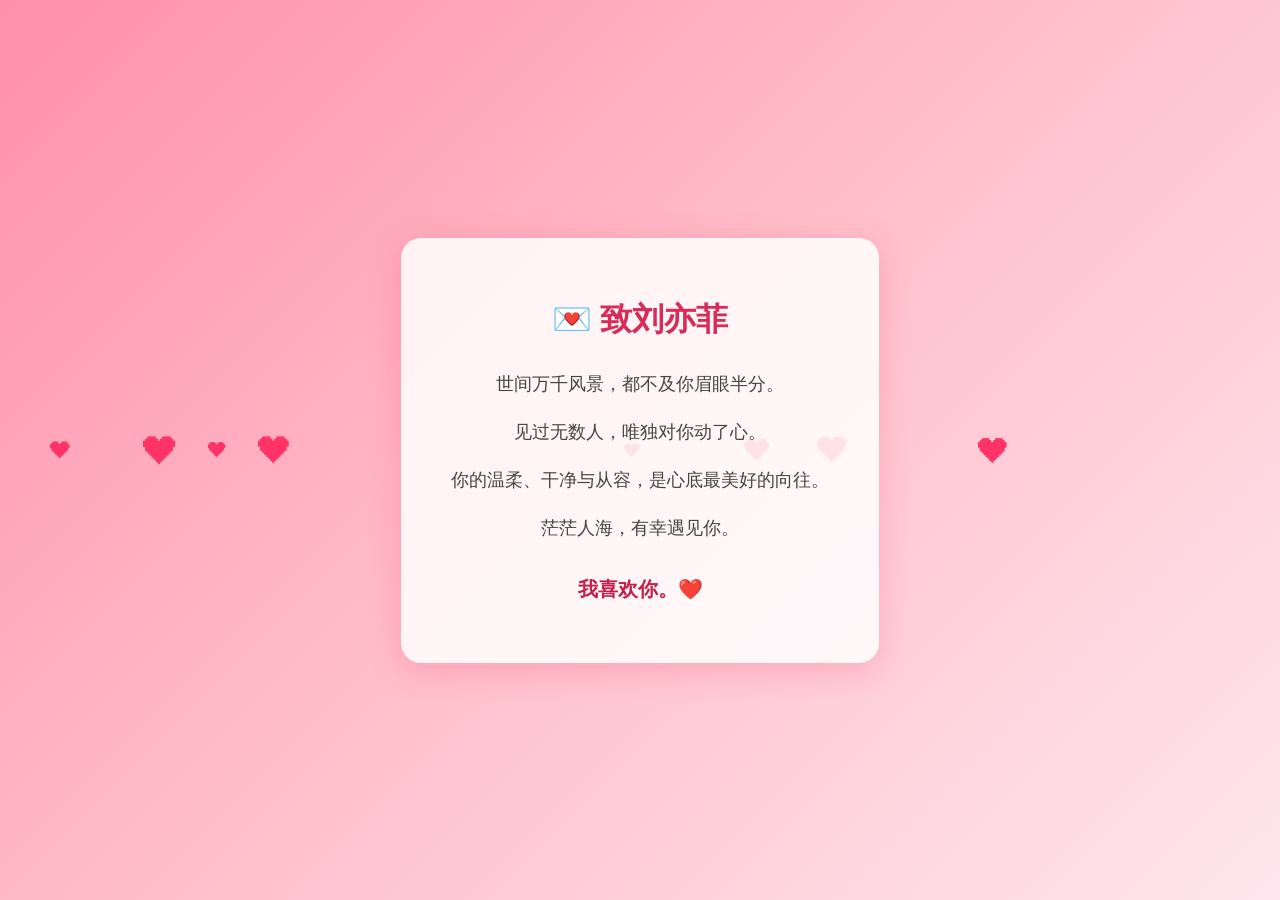
<file: 01个人作品集/Portfolio/刘亦菲.html>
<!DOCTYPE html>
<html lang="zh-CN">
<head>
    <meta charset="UTF-8">
    <meta name="viewport" content="width=device-width, initial-scale=1.0">
    <title>致刘亦菲</title>
    <style>
        * {
            margin: 0;
            padding: 0;
            box-sizing: border-box;
        }
        body {
            min-height: 100vh;
            background: linear-gradient(135deg, #ff8fab, #ffc0cb, #ffe6ee);
            display: flex;
            flex-direction: column;
            align-items: center;
            justify-content: center;
            font-family: "Microsoft Yahei", sans-serif;
            overflow: hidden;
        }
        .heart {
            position: absolute;
            color: #ff3366;
            font-size: 24px;
            animation: float 6s infinite ease-in-out;
            user-select: none;
        }
        @keyframes float {
            0% {
                transform: translateY(100vh) rotate(0deg);
                opacity: 0;
            }
            10% {
                opacity: 1;
            }
            90% {
                opacity: 1;
            }
            100% {
                transform: translateY(-100px) rotate(360deg);
                opacity: 0;
            }
        }
        .box {
            background: rgba(255,255,255,0.85);
            padding: 60px 50px;
            border-radius: 20px;
            box-shadow: 0 8px 32px rgba(255, 60, 100, 0.25);
            text-align: center;
            max-width: 520px;
            z-index: 10;
        }
        h1 {
            color: #d82b58;
            font-size: 32px;
            margin-bottom: 24px;
        }
        p {
            font-size: 18px;
            color: #444;
            line-height: 2;
            margin-bottom:12px;
        }
        .end-text {
            margin-top:30px;
            font-size:20px;
            color:#c41e4a;
            font-weight:bold;
        }
    </style>
</head>
<body>
    <div class="box">
        <h1>💌 致刘亦菲</h1>
        <p>世间万千风景，都不及你眉眼半分。</p>
        <p>见过无数人，唯独对你动了心。</p>
        <p>你的温柔、干净与从容，是心底最美好的向往。</p>
        <p>茫茫人海，有幸遇见你。</p>
        <div class="end-text">我喜欢你。❤️</div>
    </div>

    <script>
        // 生成随机飘落爱心
        function createHeart() {
            const heart = document.createElement('div');
            heart.classList.add('heart');
            heart.innerText = '❤';
            heart.style.left = Math.random() * 100 + 'vw';
            heart.style.animationDuration = (4 + Math.random() *4) + 's';
            heart.style.fontSize = (14 + Math.random()*22)+'px';
            document.body.appendChild(heart);

            setTimeout(()=>{
                heart.remove();
            },8000)
        }
        setInterval(createHeart,400);
    </script>
</body>
</html>
</file>
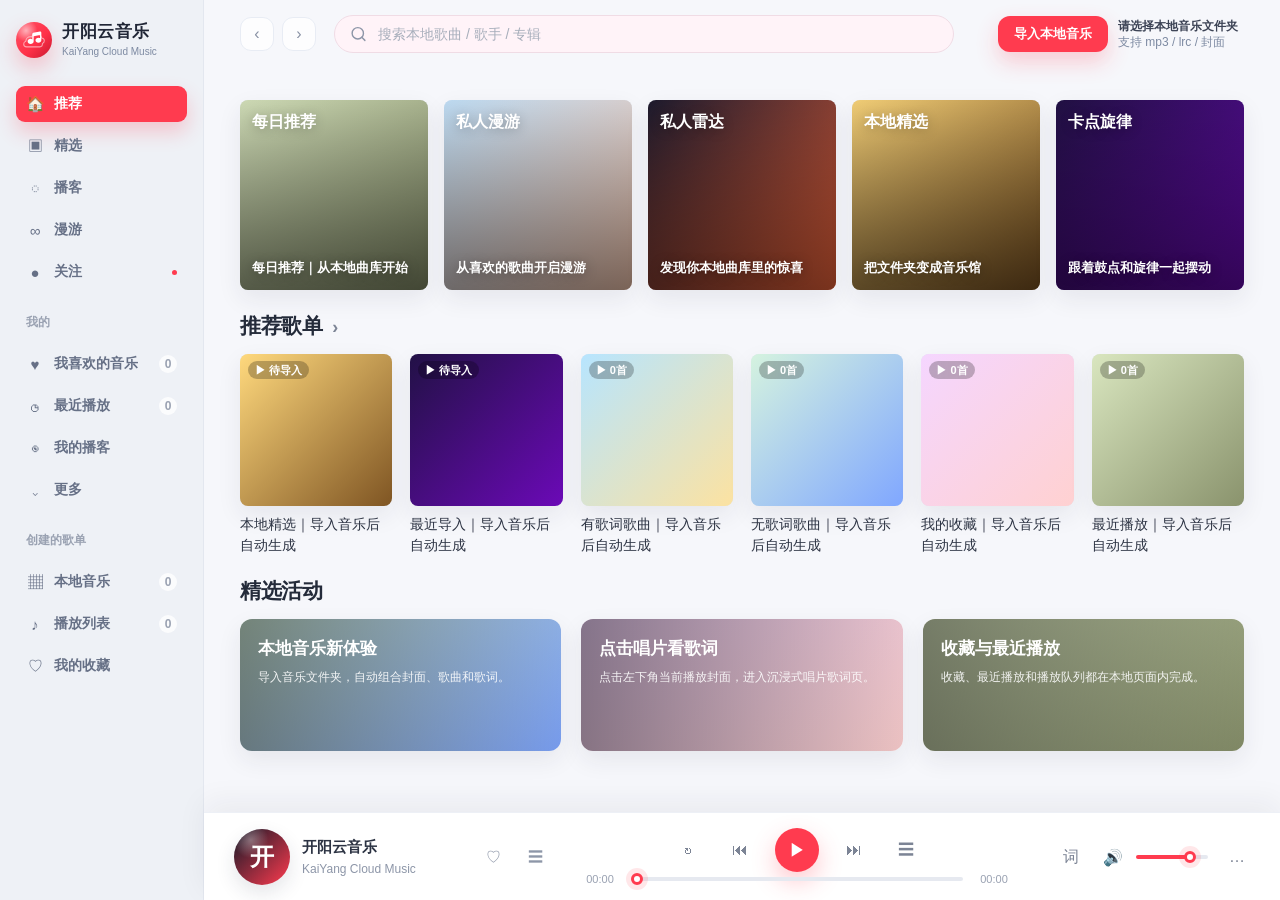
<file: 01个人作品集/Portfolio/开阳云音乐网站.html>
<!DOCTYPE html>
<html lang="zh-CN">
<head>
  <meta charset="UTF-8" />
  <meta name="viewport" content="width=device-width, initial-scale=1.0" />
  <title>开阳云音乐 - KaiYang Cloud Music</title>
  <style>
    :root {
      --red: #ff3b4f;
      --red-dark: #df263b;
      --red-soft: rgba(255, 59, 79, 0.1);
      --bg: #f6f7fb;
      --sidebar: #eef1f6;
      --card: #ffffff;
      --text: #17233d;
      --muted: #7d8aa2;
      --weak: #aab3c4;
      --line: #edf0f5;
      --player-h: 88px;
      --side-w: 204px;
      --shadow: 0 16px 42px rgba(31, 43, 68, 0.08);
    }

    * {
      box-sizing: border-box;
      margin: 0;
      padding: 0;
    }

    html,
    body {
      width: 100%;
      height: 100%;
    }

    body {
      overflow: hidden;
      background: var(--bg);
      color: var(--text);
      font-family: "Microsoft YaHei", "PingFang SC", "Helvetica Neue", Arial, sans-serif;
    }

    button,
    input {
      font-family: inherit;
    }

    button {
      border: none;
      background: none;
      cursor: pointer;
    }

    .app {
      width: 100vw;
      height: 100vh;
      display: grid;
      grid-template-columns: var(--side-w) minmax(0, 1fr);
      grid-template-rows: minmax(0, 1fr) var(--player-h);
      overflow: hidden;
    }

    .sidebar {
      grid-row: 1 / 3;
      background: var(--sidebar);
      border-right: 1px solid #e3e7ef;
      padding: 22px 16px 108px;
      overflow-y: auto;
      z-index: 20;
    }

    .main-shell {
      grid-column: 2;
      grid-row: 1;
      min-width: 0;
      min-height: 0;
      display: grid;
      grid-template-rows: 68px minmax(0, 1fr);
    }

    .player {
      grid-column: 2;
      grid-row: 2;
      z-index: 90;
    }

    /* ========== 左侧 Logo 和导航 ========== */
    .brand {
      display: flex;
      align-items: center;
      gap: 10px;
      margin-bottom: 28px;
      user-select: none;
    }

    .brand-logo {
      width: 36px;
      height: 36px;
      border-radius: 50%;
      display: grid;
      place-items: center;
      flex: 0 0 auto;
      background:
        radial-gradient(circle at 28% 24%, rgba(255, 255, 255, 0.58), transparent 30%),
        linear-gradient(135deg, #ff5265, #ff3048 58%, #c81930);
      box-shadow: 0 10px 22px rgba(255, 59, 79, 0.28);
    }

    .brand-cn {
      color: #202636;
      font-size: 17px;
      font-weight: 900;
      line-height: 1.1;
      white-space: nowrap;
      letter-spacing: 0.5px;
    }

    .brand-en {
      margin-top: 4px;
      color: var(--muted);
      font-size: 10px;
      white-space: nowrap;
    }

    .nav-list {
      display: flex;
      flex-direction: column;
      gap: 6px;
    }

    .nav-title {
      margin: 18px 10px 9px;
      color: #9aa2b2;
      font-size: 12px;
      font-weight: 800;
    }

    .nav-item {
      height: 36px;
      border-radius: 9px;
      display: flex;
      align-items: center;
      gap: 10px;
      padding: 0 10px;
      color: #667086;
      transition: all 0.18s ease;
      user-select: none;
      position: relative;
    }

    .nav-item:hover {
      background: rgba(255, 255, 255, 0.72);
      color: #202636;
    }

    .nav-item.active {
      background: var(--red);
      color: #fff;
      box-shadow: 0 10px 20px rgba(255, 59, 79, 0.24);
    }

    .nav-icon {
      width: 18px;
      height: 18px;
      display: grid;
      place-items: center;
      font-size: 15px;
      flex: 0 0 auto;
    }

    .nav-text {
      flex: 1;
      font-size: 14px;
      font-weight: 800;
      white-space: nowrap;
    }

    .nav-count {
      min-width: 18px;
      height: 18px;
      border-radius: 999px;
      padding: 0 5px;
      display: grid;
      place-items: center;
      color: #9aa2b2;
      background: rgba(255, 255, 255, 0.76);
      font-size: 12px;
      font-weight: 900;
    }

    .nav-item.active .nav-count {
      color: var(--red);
      background: #fff;
    }

    .nav-dot {
      width: 5px;
      height: 5px;
      border-radius: 50%;
      background: var(--red);
    }

    .nav-item.active .nav-dot {
      background: #fff;
    }

    .mini-playlists {
      margin-top: 12px;
      display: flex;
      flex-direction: column;
      gap: 7px;
    }

    .mini-row {
      height: 40px;
      display: flex;
      align-items: center;
      gap: 9px;
      padding: 4px 8px;
      border-radius: 9px;
      color: #687287;
      cursor: pointer;
      transition: all 0.18s ease;
    }

    .mini-row:hover {
      background: rgba(255, 255, 255, 0.72);
      transform: translateX(2px);
    }

    .mini-art {
      width: 28px;
      height: 28px;
      border-radius: 6px;
      overflow: hidden;
      background: linear-gradient(135deg, #ffe2ae, #c7f4df);
      flex: 0 0 auto;
    }

    .mini-art img {
      width: 100%;
      height: 100%;
      display: block;
      object-fit: cover;
    }

    .mini-name {
      flex: 1;
      min-width: 0;
      font-size: 12px;
      overflow: hidden;
      text-overflow: ellipsis;
      white-space: nowrap;
    }

    /* ========== Header ========== */
    .header {
      height: 68px;
      display: grid;
      grid-template-columns: auto minmax(260px, 1fr) auto;
      align-items: center;
      gap: 18px;
      padding: 0 26px 0 36px;
      background: rgba(246, 247, 251, 0.92);
      backdrop-filter: blur(18px);
      -webkit-backdrop-filter: blur(18px);
      z-index: 10;
    }

    .history {
      display: flex;
      align-items: center;
      gap: 8px;
    }

    .circle-btn {
      width: 34px;
      height: 34px;
      border-radius: 11px;
      display: grid;
      place-items: center;
      color: #8790a3;
      background: rgba(255, 255, 255, 0.72);
      border: 1px solid #e8ecf4;
      transition: all 0.18s ease;
      font-size: 16px;
    }

    .circle-btn:hover {
      color: var(--red);
      transform: translateY(-1px);
      box-shadow: 0 8px 18px rgba(31, 43, 68, 0.08);
    }

    .search-area {
      display: flex;
      align-items: center;
      gap: 8px;
      max-width: 620px;
      min-width: 0;
    }

    .search-box {
      position: relative;
      flex: 1;
      min-width: 0;
    }

    .search-box svg {
      position: absolute;
      left: 16px;
      top: 50%;
      transform: translateY(-50%);
      color: #8d96a8;
      pointer-events: none;
    }

    .search-input {
      width: 100%;
      height: 38px;
      border: 1px solid #f0dce5;
      border-radius: 999px;
      outline: none;
      background: #fff3f8;
      color: #333b4d;
      padding: 0 18px 0 43px;
      font-size: 14px;
      transition: all 0.18s ease;
    }

    .search-input::placeholder {
      color: #a7aebb;
    }

    .search-input:focus {
      background: #fff;
      border-color: rgba(255, 59, 79, 0.58);
      box-shadow: 0 0 0 4px rgba(255, 59, 79, 0.08);
    }

    .header-right {
      display: flex;
      align-items: center;
      gap: 10px;
      justify-self: end;
      min-width: 0;
    }

    .import-btn {
      height: 36px;
      padding: 0 16px;
      border-radius: 12px;
      color: #fff;
      background: var(--red);
      font-size: 13px;
      font-weight: 900;
      box-shadow: 0 10px 22px rgba(255, 59, 79, 0.24);
      transition: all 0.18s ease;
      white-space: nowrap;
    }

    .import-btn:hover {
      background: var(--red-dark);
      transform: translateY(-1px);
    }

    .import-state {
      min-width: 136px;
      color: var(--muted);
      font-size: 12px;
      line-height: 1.35;
    }

    .import-state b {
      color: #3c4355;
      font-weight: 900;
    }

    #folderInput {
      display: none;
    }

    /* ========== 内容区 ========== */
    .content {
      min-height: 0;
      overflow-y: auto;
      padding: 10px 36px 30px;
      background: var(--bg);
    }

    .page {
      display: none;
      animation: fadeIn 0.16s ease;
    }

    .page.show {
      display: block;
    }

    @keyframes fadeIn {
      from { opacity: 0; transform: translateY(4px); }
      to { opacity: 1; transform: translateY(0); }
    }

    .section {
      margin-top: 22px;
    }

    .section-head {
      display: flex;
      align-items: center;
      justify-content: space-between;
      margin-bottom: 14px;
    }

    .section-title {
      color: #242b3a;
      font-size: 21px;
      font-weight: 900;
      letter-spacing: -0.3px;
    }

    .section-title span {
      color: #7c8495;
      margin-left: 4px;
      font-size: 18px;
    }

    .hero-cards {
      display: grid;
      grid-template-columns: repeat(5, minmax(120px, 1fr));
      gap: 16px;
    }

    .hero-card {
      height: 190px;
      border-radius: 8px;
      overflow: hidden;
      position: relative;
      cursor: pointer;
      box-shadow: 0 9px 24px rgba(35, 42, 62, 0.08);
      transition: transform 0.18s ease, box-shadow 0.18s ease;
      background: #dfe4ef;
    }

    .hero-card:hover {
      transform: translateY(-4px);
      box-shadow: 0 18px 46px rgba(35, 42, 62, 0.14);
    }

    .hero-cover,
    .activity-cover {
      position: absolute;
      inset: 0;
      background-size: cover;
      background-position: center;
    }

    .hero-cover img,
    .playlist-cover img,
    .activity-cover img {
      width: 100%;
      height: 100%;
      object-fit: cover;
      display: block;
    }

    .hero-card::after {
      content: "";
      position: absolute;
      inset: 0;
      background: linear-gradient(180deg, rgba(0,0,0,0.06), rgba(0,0,0,0.52));
    }

    .hero-tag {
      position: absolute;
      left: 12px;
      top: 12px;
      z-index: 1;
      color: #fff;
      font-size: 16px;
      font-weight: 900;
      text-shadow: 0 2px 12px rgba(0,0,0,0.26);
    }

    .hero-title {
      position: absolute;
      left: 12px;
      right: 12px;
      bottom: 12px;
      z-index: 1;
      color: #fff;
      font-size: 13px;
      font-weight: 800;
      line-height: 1.45;
      text-shadow: 0 2px 12px rgba(0,0,0,0.34);
    }

    .playlist-grid {
      display: grid;
      grid-template-columns: repeat(6, minmax(108px, 1fr));
      gap: 18px;
    }

    .playlist-card {
      min-width: 0;
      cursor: pointer;
      transition: transform 0.18s ease;
    }

    .playlist-card:hover {
      transform: translateY(-3px);
    }

    .playlist-cover {
      width: 100%;
      aspect-ratio: 1 / 1;
      border-radius: 8px;
      overflow: hidden;
      position: relative;
      background: #dfe4ef;
      box-shadow: 0 9px 24px rgba(35, 42, 62, 0.08);
    }

    .play-count {
      position: absolute;
      left: 8px;
      top: 7px;
      z-index: 1;
      height: 18px;
      padding: 0 7px;
      border-radius: 999px;
      display: flex;
      align-items: center;
      gap: 3px;
      color: #fff;
      font-size: 11px;
      font-weight: 900;
      background: rgba(0, 0, 0, 0.24);
      backdrop-filter: blur(8px);
    }

    .hover-play {
      position: absolute;
      right: 8px;
      bottom: 8px;
      width: 34px;
      height: 34px;
      border-radius: 50%;
      display: grid;
      place-items: center;
      color: #fff;
      background: var(--red);
      box-shadow: 0 10px 20px rgba(255, 59, 79, 0.28);
      opacity: 0;
      transform: translateY(6px);
      transition: all 0.18s ease;
    }

    .playlist-card:hover .hover-play {
      opacity: 1;
      transform: translateY(0);
    }

    .playlist-name {
      margin-top: 8px;
      color: #2c3343;
      font-size: 14px;
      line-height: 1.45;
      display: -webkit-box;
      -webkit-box-orient: vertical;
      -webkit-line-clamp: 2;
      overflow: hidden;
    }

    .activity-grid {
      display: grid;
      grid-template-columns: repeat(3, minmax(180px, 1fr));
      gap: 20px;
    }

    .activity-card {
      height: 132px;
      border-radius: 12px;
      overflow: hidden;
      background: #fff;
      box-shadow: 0 9px 24px rgba(35, 42, 62, 0.08);
      position: relative;
      cursor: pointer;
      transition: all 0.18s ease;
    }

    .activity-card:hover {
      transform: translateY(-3px);
      box-shadow: 0 18px 46px rgba(35, 42, 62, 0.14);
    }

    .activity-card::after {
      content: "";
      position: absolute;
      inset: 0;
      background: linear-gradient(90deg, rgba(0,0,0,0.46), rgba(0,0,0,0.08));
    }

    .activity-text {
      position: absolute;
      left: 18px;
      top: 18px;
      right: 18px;
      z-index: 1;
      color: #fff;
    }

    .activity-title {
      font-size: 17px;
      font-weight: 900;
    }

    .activity-desc {
      margin-top: 8px;
      font-size: 12px;
      line-height: 1.6;
      opacity: 0.9;
    }

    /* ========== 本地列表 ========== */
    .list-head {
      height: 74px;
      display: flex;
      align-items: flex-end;
      justify-content: space-between;
      gap: 16px;
      margin-bottom: 14px;
    }

    .list-title {
      font-size: 26px;
      font-weight: 900;
      letter-spacing: -0.4px;
    }

    .list-desc {
      margin-top: 7px;
      color: var(--muted);
      font-size: 13px;
    }

    .list-stats {
      display: flex;
      gap: 9px;
      flex-wrap: wrap;
      justify-content: flex-end;
    }

    .stat-pill {
      height: 30px;
      border-radius: 999px;
      padding: 0 12px;
      display: inline-flex;
      align-items: center;
      gap: 6px;
      color: #5f687b;
      background: #fff;
      border: 1px solid var(--line);
      box-shadow: 0 7px 18px rgba(35, 42, 62, 0.04);
      font-size: 12px;
    }

    .table-card {
      position: relative;
      min-height: 420px;
      background: #fff;
      border-radius: 14px;
      overflow: hidden;
      box-shadow: 0 9px 26px rgba(35, 42, 62, 0.06);
      border: 1px solid #edf0f6;
    }

    .song-table {
      width: 100%;
      border-collapse: collapse;
      table-layout: fixed;
    }

    .song-table thead {
      background: #fbfcfe;
      position: sticky;
      top: 0;
      z-index: 1;
    }

    .song-table th {
      height: 42px;
      color: #9aa2b2;
      font-size: 12px;
      font-weight: 900;
      text-align: left;
      border-bottom: 1px solid #eef1f6;
    }

    .song-table th:first-child,
    .song-table td:first-child {
      text-align: center;
    }

    .song-table td {
      height: 58px;
      color: #4a5263;
      font-size: 13px;
      border-bottom: 1px solid #f1f3f7;
      overflow: hidden;
      text-overflow: ellipsis;
      white-space: nowrap;
    }

    .song-row {
      cursor: pointer;
      transition: background 0.16s ease;
    }

    .song-row:hover {
      background: #f7f8fb;
    }

    .song-row.current {
      background: #fff1f3;
    }

    .song-row.current .song-name,
    .song-row.current .artist-cell,
    .song-row.current .album-cell {
      color: var(--red);
      font-weight: 900;
    }

    .song-name {
      color: #222837;
      font-weight: 900;
      overflow: hidden;
      text-overflow: ellipsis;
      white-space: nowrap;
    }

    .song-sub {
      margin-top: 4px;
      color: #9ca6b8;
      font-size: 11px;
      overflow: hidden;
      text-overflow: ellipsis;
      white-space: nowrap;
    }

    .status-badges {
      display: inline-flex;
      gap: 5px;
      align-items: center;
    }

    .status-badge {
      height: 22px;
      padding: 0 7px;
      border-radius: 7px;
      display: inline-flex;
      align-items: center;
      color: #9aa2b2;
      background: #f1f3f7;
      font-size: 11px;
      font-weight: 900;
    }

    .status-badge.ok {
      color: var(--red);
      background: #ffe9ed;
    }

    .eq {
      width: 24px;
      height: 18px;
      display: inline-flex;
      align-items: end;
      justify-content: center;
      gap: 3px;
    }

    .eq span {
      width: 3px;
      height: 6px;
      border-radius: 999px;
      background: var(--red);
      animation: barMove 0.76s ease-in-out infinite;
      animation-play-state: paused;
    }

    .eq span:nth-child(2) {
      height: 12px;
      animation-delay: 0.12s;
    }

    .eq span:nth-child(3) {
      height: 8px;
      animation-delay: 0.24s;
    }

    .eq.playing span {
      animation-play-state: running;
    }

    @keyframes barMove {
      0%, 100% { height: 5px; opacity: 0.58; }
      50% { height: 17px; opacity: 1; }
    }

    .row-actions {
      display: flex;
      align-items: center;
      gap: 8px;
    }

    .icon-btn {
      width: 30px;
      height: 30px;
      border-radius: 9px;
      display: grid;
      place-items: center;
      color: #8d96a8;
      background: transparent;
      transition: all 0.16s ease;
      font-size: 15px;
    }

    .icon-btn:hover {
      color: var(--red);
      background: #ffe9ed;
      transform: translateY(-1px);
    }

    .icon-btn.liked {
      color: var(--red);
    }

    .table-empty {
      position: absolute;
      inset: 42px 0 0;
      display: none;
      align-items: center;
      justify-content: center;
      text-align: center;
      padding: 28px;
      background: rgba(255,255,255,0.62);
    }

    .table-empty.show {
      display: flex;
    }

    .empty-card {
      width: 430px;
      max-width: 100%;
      padding: 32px;
      border-radius: 20px;
      background:
        radial-gradient(circle at 20% 0%, rgba(255, 59, 79, 0.12), transparent 38%),
        #fff;
      border: 1px solid #eef1f6;
      box-shadow: var(--shadow);
    }

    .empty-icon {
      width: 64px;
      height: 64px;
      margin: 0 auto 16px;
      border-radius: 21px;
      display: grid;
      place-items: center;
      color: #fff;
      background: linear-gradient(135deg, #ff6273, #ff334b);
      font-size: 30px;
      box-shadow: 0 12px 24px rgba(255, 59, 79, 0.22);
    }

    .empty-title {
      font-size: 18px;
      font-weight: 900;
    }

    .empty-text {
      margin-top: 8px;
      color: var(--muted);
      font-size: 13px;
      line-height: 1.7;
    }

    /* ========== 底部播放器 ========== */
    .player {
      height: var(--player-h);
      background: rgba(255, 255, 255, 0.96);
      border-top: 1px solid #edf0f6;
      box-shadow: 0 -10px 30px rgba(30, 38, 58, 0.06);
      display: grid;
      grid-template-columns: 330px minmax(420px, 1fr) 220px;
      gap: 18px;
      align-items: center;
      padding: 12px 26px;
      backdrop-filter: blur(18px);
      -webkit-backdrop-filter: blur(18px);
    }

    .player-left {
      height: 64px;
      display: grid;
      grid-template-columns: 56px minmax(0, 1fr) auto auto;
      align-items: center;
      gap: 12px;
      min-width: 0;
      padding: 4px 10px 4px 4px;
      border-radius: 14px;
      transition: background 0.16s ease, transform 0.16s ease;
      cursor: pointer;
    }

    .player-left:hover {
      background: #f7f8fb;
      transform: translateY(-1px);
    }

    .mini-cover-player {
      width: 56px;
      height: 56px;
      border-radius: 50%;
      overflow: hidden;
      background: #f1f3f7;
      box-shadow: 0 8px 20px rgba(35, 42, 62, 0.12);
      flex: 0 0 auto;
    }

    .mini-cover-player img {
      width: 100%;
      height: 100%;
      object-fit: cover;
      display: block;
    }

    .mini-cover-default {
      width: 100%;
      height: 100%;
      display: grid;
      place-items: center;
      color: #fff;
      background:
        radial-gradient(circle at 30% 20%, rgba(255,255,255,0.35), transparent 30%),
        linear-gradient(135deg, #111827, #ff3b4f);
      font-size: 24px;
      font-weight: 900;
    }

    .mini-info {
      min-width: 0;
    }

    .mini-title {
      color: #2c3343;
      font-size: 15px;
      font-weight: 900;
      overflow: hidden;
      text-overflow: ellipsis;
      white-space: nowrap;
    }

    .mini-artist {
      margin-top: 5px;
      color: #8d96a8;
      font-size: 12px;
      overflow: hidden;
      text-overflow: ellipsis;
      white-space: nowrap;
    }

    .player-center {
      min-width: 0;
    }

    .control-row {
      display: flex;
      justify-content: center;
      align-items: center;
      gap: 18px;
      height: 42px;
    }

    .control-btn {
      width: 34px;
      height: 34px;
      border-radius: 10px;
      display: grid;
      place-items: center;
      color: #7c8495;
      font-size: 16px;
      transition: all 0.16s ease;
    }

    .control-btn:hover {
      color: var(--red);
      background: #fff1f3;
      transform: translateY(-1px);
    }

    .play-main {
      width: 44px;
      height: 44px;
      border-radius: 50%;
      color: #fff;
      background: var(--red);
      box-shadow: 0 10px 24px rgba(255, 59, 79, 0.28);
      font-size: 17px;
    }

    .play-main:hover {
      color: #fff;
      background: var(--red-dark);
      transform: translateY(-1px) scale(1.04);
    }

    .progress-row {
      display: grid;
      grid-template-columns: 44px minmax(0, 1fr) 44px;
      gap: 9px;
      align-items: center;
      margin-top: 2px;
    }

    .time {
      color: #9aa2b2;
      font-size: 11px;
      text-align: center;
      font-variant-numeric: tabular-nums;
    }

    input[type="range"] {
      appearance: none;
      -webkit-appearance: none;
      width: 100%;
      height: 4px;
      border-radius: 999px;
      outline: none;
      cursor: pointer;
      background:
        linear-gradient(90deg, var(--red) 0%, var(--red) var(--value, 0%), var(--range-track, #e6e9f0) var(--value, 0%), var(--range-track, #e6e9f0) 100%);
      transition: height 0.14s ease;
    }

    input[type="range"]:hover {
      height: 6px;
    }

    input[type="range"]::-webkit-slider-thumb {
      appearance: none;
      -webkit-appearance: none;
      width: 12px;
      height: 12px;
      border-radius: 50%;
      background: #fff;
      border: 3px solid var(--red);
      box-shadow: 0 0 0 5px rgba(255, 59, 79, 0.12);
    }

    input[type="range"]::-moz-range-thumb {
      width: 12px;
      height: 12px;
      border-radius: 50%;
      background: #fff;
      border: 3px solid var(--red);
      box-shadow: 0 0 0 5px rgba(255, 59, 79, 0.12);
    }

    .player-right {
      display: flex;
      justify-content: flex-end;
      align-items: center;
      gap: 8px;
      min-width: 0;
    }

    .volume-wrap {
      width: 116px;
      display: flex;
      align-items: center;
      gap: 6px;
    }

    #volumeRange {
      width: 72px;
    }

    .lyrics-active {
      color: var(--red) !important;
      background: #fff1f3 !important;
    }

    body.lyrics-mode {
      --range-track: rgba(255, 255, 255, 0.16);
    }

    body.lyrics-mode .player {
      position: fixed;
      left: 0;
      right: 0;
      bottom: 0;
      height: var(--player-h);
      z-index: 92;
      grid-column: auto;
      grid-row: auto;
      background:
        linear-gradient(180deg, rgba(66, 45, 34, 0.78), rgba(47, 33, 26, 0.94));
      border-top: 1px solid rgba(255, 255, 255, 0.055);
      box-shadow: 0 -18px 54px rgba(0, 0, 0, 0.16);
      backdrop-filter: blur(22px);
      -webkit-backdrop-filter: blur(22px);
    }

    body.lyrics-mode .player-left:hover {
      background: rgba(255, 255, 255, 0.06);
    }

    body.lyrics-mode .mini-title {
      color: rgba(255, 255, 255, 0.94);
    }

    body.lyrics-mode .mini-artist,
    body.lyrics-mode .time,
    body.lyrics-mode .control-btn,
    body.lyrics-mode .icon-btn {
      color: rgba(255, 255, 255, 0.62);
    }

    body.lyrics-mode .control-btn:hover,
    body.lyrics-mode .icon-btn:hover,
    body.lyrics-mode .lyrics-active {
      color: #fff !important;
      background: rgba(255, 255, 255, 0.10) !important;
    }

    body.lyrics-mode .play-main,
    body.lyrics-mode .play-main:hover {
      color: #fff;
      background: rgba(255, 255, 255, 0.13);
      box-shadow: none;
    }

    body.lyrics-mode .mini-cover-player {
      box-shadow: 0 8px 24px rgba(0, 0, 0, 0.30);
    }


    /* ========== 沉浸式歌词页 ========== */
    .lyrics-page {
      position: fixed;
      left: 0;
      right: 0;
      top: 0;
      bottom: 0;
      z-index: 70;
      display: none;
      overflow: hidden;
      color: #f5efe9;
      background:
        radial-gradient(circle at 24% 24%, rgba(137, 90, 61, 0.22), transparent 34%),
        radial-gradient(circle at 80% 10%, rgba(255, 214, 160, 0.09), transparent 28%),
        linear-gradient(135deg, #3a261c 0%, #4a3327 45%, #261a15 100%);
    }

    .lyrics-page.show {
      display: block;
      animation: lyricPageIn 0.24s ease;
    }

    @keyframes lyricPageIn {
      from { opacity: 0; transform: translateY(16px); }
      to { opacity: 1; transform: translateY(0); }
    }

    .lyrics-top {
      position: absolute;
      left: 0;
      right: 0;
      top: 0;
      height: 74px;
      display: flex;
      align-items: center;
      justify-content: space-between;
      padding: 0 34px;
      z-index: 2;
    }

    .lyrics-top-left,
    .lyrics-top-right {
      display: flex;
      align-items: center;
      gap: 14px;
    }

    .lyrics-close {
      width: 38px;
      height: 38px;
      border-radius: 50%;
      display: grid;
      place-items: center;
      color: rgba(255,255,255,0.82);
      font-size: 24px;
      transition: all 0.18s ease;
    }

    .lyrics-close:hover {
      background: rgba(255,255,255,0.09);
      color: #fff;
    }

    .lyrics-mode-text {
      color: rgba(255,255,255,0.62);
      font-size: 14px;
    }

    .lyrics-window-btn {
      width: 30px;
      height: 30px;
      border-radius: 8px;
      display: grid;
      place-items: center;
      color: rgba(255,255,255,0.62);
      font-size: 17px;
      transition: all 0.18s ease;
    }

    .lyrics-window-btn:hover {
      color: #fff;
      background: rgba(255,255,255,0.08);
    }

    .lyrics-layout {
      height: 100%;
      display: grid;
      grid-template-columns: 43% minmax(430px, 52%);
      gap: 58px;
      align-items: center;
      padding: 86px 86px 42px 90px;
    }

    .record-zone {
      height: 100%;
      display: grid;
      place-items: center;
      position: relative;
      min-width: 360px;
    }

    .record-wrap {
      width: 374px;
      height: 374px;
      position: relative;
    }

    .record-disc {
      position: absolute;
      inset: 0;
      border-radius: 50%;
      background:
        radial-gradient(circle at 50% 50%, transparent 0 29%, rgba(255,255,255,0.04) 30%, transparent 31%),
        repeating-radial-gradient(circle at 50% 50%, #141414 0 2px, #202020 3px 5px),
        radial-gradient(circle at 50% 50%, #050505 0%, #191919 72%, #060606 100%);
      box-shadow:
        0 28px 58px rgba(0,0,0,0.45),
        inset 0 0 0 12px rgba(255,255,255,0.02),
        inset 0 0 0 20px rgba(0,0,0,0.22);
      animation: recordRotate 18s linear infinite;
      animation-play-state: paused;
    }

    body.is-playing .record-disc {
      animation-play-state: running;
    }

    @keyframes recordRotate {
      to { transform: rotate(360deg); }
    }

    .record-cover {
      position: absolute;
      left: 50%;
      top: 50%;
      width: 190px;
      height: 190px;
      border-radius: 50%;
      transform: translate(-50%, -50%);
      overflow: hidden;
      background: linear-gradient(135deg, #111827, #ff3b4f);
      border: 8px solid rgba(0,0,0,0.56);
      box-shadow: 0 0 0 1px rgba(255,255,255,0.12);
      z-index: 2;
    }

    .record-cover img {
      width: 100%;
      height: 100%;
      object-fit: cover;
      display: block;
    }

    .record-hole {
      position: absolute;
      left: 50%;
      top: 50%;
      width: 18px;
      height: 18px;
      border-radius: 50%;
      transform: translate(-50%, -50%);
      background: rgba(255,255,255,0.88);
      z-index: 3;
      box-shadow: 0 0 0 7px rgba(0,0,0,0.16);
    }

    .tonearm {
      position: absolute;
      width: 176px;
      height: 176px;
      left: 202px;
      top: -96px;
      transform-origin: 15px 15px;
      transform: rotate(-22deg);
      transition: transform 0.45s ease;
      z-index: 5;
      pointer-events: none;
    }

    body.is-playing .tonearm {
      transform: rotate(8deg);
    }

    .tonearm::before {
      content: "";
      position: absolute;
      left: 13px;
      top: 11px;
      width: 9px;
      height: 120px;
      border-radius: 999px;
      background: #f4f1ed;
      transform-origin: top;
      transform: rotate(-13deg);
      box-shadow: 0 2px 10px rgba(0,0,0,0.18);
    }

    .tonearm::after {
      content: "";
      position: absolute;
      left: 74px;
      top: 105px;
      width: 34px;
      height: 22px;
      border-radius: 6px;
      background: #f7f7f7;
      transform: rotate(38deg);
      box-shadow: 0 2px 10px rgba(0,0,0,0.22);
    }

    .tonearm-dot {
      position: absolute;
      left: 0;
      top: 0;
      width: 30px;
      height: 30px;
      border-radius: 50%;
      display: grid;
      place-items: center;
      background: rgba(255,255,255,0.95);
      box-shadow: 0 6px 18px rgba(0,0,0,0.22);
    }

    .tonearm-dot::after {
      content: "";
      width: 10px;
      height: 10px;
      border-radius: 50%;
      background: #d9d6d3;
    }

    .lyrics-side {
      min-width: 0;
      height: 100%;
      display: flex;
      flex-direction: column;
      justify-content: center;
      padding-top: 14px;
    }

    .lyric-song-title {
      font-size: 31px;
      font-weight: 900;
      color: #fff;
      letter-spacing: 0.3px;
      margin-bottom: 12px;
    }

    .lyric-song-meta {
      display: flex;
      flex-wrap: wrap;
      gap: 18px;
      color: rgba(255,255,255,0.55);
      font-size: 14px;
      margin-bottom: 26px;
    }

    .lyric-tabs {
      display: flex;
      gap: 10px;
      margin-bottom: 20px;
    }

    .lyric-tab {
      height: 34px;
      padding: 0 16px;
      border-radius: 999px;
      color: rgba(255,255,255,0.68);
      background: rgba(255,255,255,0.08);
      font-size: 14px;
      font-weight: 800;
    }

    .lyric-tab.active {
      color: #fff;
      background: rgba(255,255,255,0.16);
    }

    .lyrics-list {
      height: min(510px, 58vh);
      overflow-y: auto;
      scroll-behavior: smooth;
      padding-left: 0;
      padding-right: 0;
      mask-image: linear-gradient(to bottom, transparent, #000 10%, #000 90%, transparent);
      position: relative;
    }

    .lyric-line {
      min-height: 38px;
      line-height: 38px;
      color: rgba(255,255,255,0.34);
      font-size: 17px;
      font-weight: 700;
      letter-spacing: 0.2px;
      transition: color 0.24s ease, font-size 0.24s ease, text-shadow 0.24s ease, transform 0.24s ease;
    }

    .lyric-line.past {
      color: rgba(255,255,255,0.24);
    }

    .lyric-line.active {
      color: #fff;
      font-size: 25px;
      font-weight: 900;
      transform: translateX(4px);
      text-shadow:
        0 0 18px rgba(255,255,255,0.18),
        0 0 32px rgba(255, 120, 120, 0.18);
    }

    .lyric-empty {
      min-height: 280px;
      display: grid;
      place-items: center;
      color: rgba(255,255,255,0.46);
      font-size: 18px;
      line-height: 1.8;
    }

    .queue-drawer {
      position: fixed;
      right: 24px;
      bottom: calc(var(--player-h) + 18px);
      width: 360px;
      max-height: 520px;
      display: none;
      background: #fff;
      border: 1px solid #e8ebf1;
      border-radius: 18px;
      box-shadow: 0 24px 70px rgba(35, 42, 62, 0.18);
      overflow: hidden;
      z-index: 95;
    }

    .queue-drawer.show {
      display: block;
      animation: fadeIn 0.18s ease;
    }

    .queue-head {
      height: 54px;
      padding: 0 16px;
      display: flex;
      align-items: center;
      justify-content: space-between;
      border-bottom: 1px solid #edf0f6;
    }

    .queue-title {
      font-weight: 900;
    }

    .queue-list {
      max-height: 430px;
      overflow-y: auto;
      padding: 10px;
    }

    .queue-item {
      min-height: 52px;
      display: grid;
      grid-template-columns: minmax(0, 1fr) 32px;
      gap: 8px;
      align-items: center;
      padding: 8px 10px;
      border-radius: 12px;
      cursor: pointer;
      transition: background 0.16s ease;
    }

    .queue-item:hover {
      background: #f7f8fb;
    }

    .queue-name {
      font-size: 13px;
      font-weight: 900;
      color: #2c3343;
      overflow: hidden;
      text-overflow: ellipsis;
      white-space: nowrap;
    }

    .queue-meta {
      margin-top: 4px;
      color: #8d96a8;
      font-size: 11px;
      overflow: hidden;
      text-overflow: ellipsis;
      white-space: nowrap;
    }

    .toast {
      position: fixed;
      left: 50%;
      bottom: calc(var(--player-h) + 24px);
      transform: translateX(-50%) translateY(14px);
      z-index: 120;
      min-width: 220px;
      max-width: 560px;
      padding: 12px 18px;
      border-radius: 999px;
      background: rgba(34, 40, 55, 0.92);
      color: #fff;
      box-shadow: 0 18px 46px rgba(35, 42, 62, 0.22);
      text-align: center;
      font-size: 13px;
      opacity: 0;
      pointer-events: none;
      transition: all 0.22s ease;
    }

    .toast.show {
      opacity: 1;
      transform: translateX(-50%) translateY(0);
    }

    ::-webkit-scrollbar {
      width: 8px;
      height: 8px;
    }

    ::-webkit-scrollbar-track {
      background: transparent;
    }

    ::-webkit-scrollbar-thumb {
      background: #d7dce6;
      border-radius: 999px;
    }

    ::-webkit-scrollbar-thumb:hover {
      background: #c4cad6;
    }

    .lyrics-page ::-webkit-scrollbar-thumb {
      background: rgba(255,255,255,0.16);
    }

    @media (max-width: 1180px) {
      :root {
        --side-w: 188px;
      }

      .hero-cards {
        grid-template-columns: repeat(4, minmax(120px, 1fr));
      }

      .hero-card:nth-child(5) {
        display: none;
      }

      .playlist-grid {
        grid-template-columns: repeat(4, minmax(108px, 1fr));
      }

      .activity-grid {
        grid-template-columns: repeat(2, minmax(180px, 1fr));
      }

      .import-state {
        display: none;
      }

      .player {
        grid-template-columns: 300px minmax(360px, 1fr) 200px;
      }

      .lyrics-layout {
        grid-template-columns: 42% 1fr;
        gap: 42px;
        padding-left: 56px;
        padding-right: 56px;
      }

      .record-wrap {
        width: 330px;
        height: 330px;
      }

      .record-cover {
        width: 168px;
        height: 168px;
      }
    }

    @media (max-width: 900px) {
      body {
        overflow: auto;
      }

      .app {
        height: auto;
        min-height: 100vh;
        grid-template-columns: 1fr;
        grid-template-rows: auto minmax(0, 1fr) auto;
      }

      .sidebar {
        display: none;
      }

      .main-shell {
        grid-column: 1;
      }

      .header {
        grid-template-columns: 1fr;
        height: auto;
        gap: 12px;
        padding: 14px;
      }

      .header-right {
        justify-self: stretch;
        flex-wrap: wrap;
      }

      .content {
        padding: 14px 16px 20px;
      }

      .hero-cards,
      .playlist-grid,
      .activity-grid {
        grid-template-columns: repeat(2, minmax(120px, 1fr));
      }

      .player {
        grid-column: 1;
        grid-row: 3;
        height: auto;
        grid-template-columns: 1fr;
        gap: 10px;
        position: sticky;
        bottom: 0;
      }

      .player-right {
        justify-content: center;
      }

      .lyrics-page {
        bottom: 0;
      }

      .lyrics-layout {
        grid-template-columns: 1fr;
        gap: 18px;
        padding: 74px 22px 120px;
        overflow-y: auto;
      }

      .record-zone {
        min-width: 0;
      }

      .record-wrap {
        width: 240px;
        height: 240px;
      }

      .record-cover {
        width: 124px;
        height: 124px;
      }

      .tonearm {
        display: none;
      }

      .lyrics-list {
        height: 340px;
      }
    }
  </style>
</head>

<body>
  <div class="app">
    <aside class="sidebar">
      <div class="brand">
        <div class="brand-logo">
          <svg width="22" height="22" viewBox="0 0 64 64" fill="none" aria-hidden="true">
            <path d="M22 43.5C17.3 43.5 13.5 40.2 13.5 36.1C13.5 32 17.3 28.7 22 28.7C23.9 28.7 25.6 29.2 27 30.2V14.2C27 12.5 28.2 11 29.9 10.7L48.9 7.1C51.2 6.7 53.3 8.4 53.3 10.8V32.5C53.3 36.6 49.5 39.9 44.8 39.9C40.1 39.9 36.3 36.6 36.3 32.5C36.3 28.4 40.1 25.1 44.8 25.1C46.6 25.1 48.3 25.6 49.7 26.5V17.2L31 20.8V36.1C31 40.2 26.7 43.5 22 43.5Z" fill="#fff"/>
            <path d="M15 52H49C53 52 56.4 48.6 56.4 44.6V42.2C59.6 41.1 62 38 62 34.4C62 30 58.5 26.4 54.2 26.2C52.7 19 46.4 13.8 39 13.8C32.8 13.8 27.4 17.5 25 22.9C23.9 22.6 22.8 22.5 21.6 22.5C14.4 22.5 8.5 28.2 8.2 35.3C4.6 36.4 2 39.7 2 43.6C2 48.3 5.8 52 10.5 52H15Z" stroke="#fff" stroke-width="3" stroke-linecap="round" opacity="0.55"/>
          </svg>
        </div>
        <div>
          <div class="brand-cn">开阳云音乐</div>
          <div class="brand-en">KaiYang Cloud Music</div>
        </div>
      </div>

      <nav class="nav-list" id="navList">
        <div class="nav-item active" data-view="home">
          <span class="nav-icon">🏠</span>
          <span class="nav-text">推荐</span>
        </div>
        <div class="nav-item" data-view="featured">
          <span class="nav-icon">▣</span>
          <span class="nav-text">精选</span>
        </div>
        <div class="nav-item" data-view="podcast">
          <span class="nav-icon">◌</span>
          <span class="nav-text">播客</span>
        </div>
        <div class="nav-item" data-view="roam">
          <span class="nav-icon">∞</span>
          <span class="nav-text">漫游</span>
        </div>
        <div class="nav-item" data-view="follow">
          <span class="nav-icon">●</span>
          <span class="nav-text">关注</span>
          <span class="nav-dot"></span>
        </div>

        <div class="nav-title">我的</div>
        <div class="nav-item" data-view="favorite">
          <span class="nav-icon">♥</span>
          <span class="nav-text">我喜欢的音乐</span>
          <span class="nav-count" id="favoriteCount">0</span>
        </div>
        <div class="nav-item" data-view="recent">
          <span class="nav-icon">◷</span>
          <span class="nav-text">最近播放</span>
          <span class="nav-count" id="recentCount">0</span>
        </div>
        <div class="nav-item" data-view="myPodcast">
          <span class="nav-icon">◉</span>
          <span class="nav-text">我的播客</span>
        </div>
        <div class="nav-item" data-view="more">
          <span class="nav-icon">⌄</span>
          <span class="nav-text">更多</span>
        </div>

        <div class="nav-title">创建的歌单</div>
        <div class="nav-item" data-view="local">
          <span class="nav-icon">▦</span>
          <span class="nav-text">本地音乐</span>
          <span class="nav-count" id="localCount">0</span>
        </div>
        <div class="nav-item" data-view="playlist">
          <span class="nav-icon">♪</span>
          <span class="nav-text">播放列表</span>
          <span class="nav-count" id="playlistCount">0</span>
        </div>
        <div class="nav-item" data-view="collection">
          <span class="nav-icon">♡</span>
          <span class="nav-text">我的收藏</span>
        </div>
      </nav>

      <div id="miniPlaylists" class="mini-playlists"></div>
    </aside>

    <section class="main-shell">
      <header class="header">
        <div class="history">
          <button class="circle-btn" title="返回">‹</button>
          <button class="circle-btn" title="前进">›</button>
        </div>

        <div class="search-area">
          <div class="search-box">
            <svg width="17" height="17" viewBox="0 0 24 24" fill="none" aria-hidden="true">
              <path d="M11 19A8 8 0 1 0 11 3a8 8 0 0 0 0 16Z" stroke="currentColor" stroke-width="2"/>
              <path d="m21 21-4.35-4.35" stroke="currentColor" stroke-width="2" stroke-linecap="round"/>
            </svg>
            <input id="searchInput" class="search-input" type="text" placeholder="搜索本地歌曲 / 歌手 / 专辑" autocomplete="off" />
          </div>
        </div>

        <div class="header-right">
          <button id="chooseBtn" class="import-btn">导入本地音乐</button>
          <input id="folderInput" type="file" webkitdirectory multiple />
          <div class="import-state">
            <b id="importTitle">请选择本地音乐文件夹</b><br />
            <span id="importSub">支持 mp3 / lrc / 封面</span>
          </div>
        </div>
      </header>

      <main class="content">
        <section id="homePage" class="page show">
          <div class="section">
            <div id="heroCards" class="hero-cards"></div>
          </div>

          <div class="section">
            <div class="section-head">
              <h2 class="section-title">推荐歌单 <span>›</span></h2>
            </div>
            <div id="playlistGrid" class="playlist-grid"></div>
          </div>

          <div class="section">
            <div class="section-head">
              <h2 class="section-title">精选活动</h2>
            </div>
            <div id="activityGrid" class="activity-grid"></div>
          </div>
        </section>

        <section id="listPage" class="page">
          <div class="list-head">
            <div>
              <h1 id="listTitle" class="list-title">本地音乐</h1>
              <div id="listDesc" class="list-desc">来自本地文件夹的全部歌曲。</div>
            </div>
            <div class="list-stats">
              <span class="stat-pill">歌曲 <b id="statSongCount">0</b></span>
              <span class="stat-pill">收藏 <b id="statLikeCount">0</b></span>
            </div>
          </div>

          <div class="table-card">
            <table class="song-table">
              <colgroup>
                <col style="width: 56px" />
                <col style="width: 28%" />
                <col style="width: 17%" />
                <col style="width: 17%" />
                <col style="width: 78px" />
                <col style="width: 130px" />
                <col style="width: 130px" />
              </colgroup>
              <thead>
                <tr>
                  <th>#</th>
                  <th>歌曲</th>
                  <th>歌手</th>
                  <th>专辑</th>
                  <th>时长</th>
                  <th>状态</th>
                  <th>操作</th>
                </tr>
              </thead>
              <tbody id="songTbody"></tbody>
            </table>

            <div id="tableEmpty" class="table-empty show">
              <div class="empty-card">
                <div class="empty-icon">♪</div>
                <div id="emptyTitle" class="empty-title">请导入本地音乐文件夹</div>
                <div id="emptyText" class="empty-text">
                  请选择包含 mp3、lrc、jpg/png/webp 的文件夹。同名文件会自动组合为一首歌。
                </div>
              </div>
            </div>
          </div>
        </section>
      </main>
    </section>

    <footer class="player">
      <div id="playerLeft" class="player-left" title="点击进入歌词界面">
        <div id="miniCover" class="mini-cover-player"></div>
        <div class="mini-info">
          <div id="miniTitle" class="mini-title">开阳云音乐</div>
          <div id="miniArtist" class="mini-artist">KaiYang Cloud Music</div>
        </div>
        <button id="likeBtn" class="icon-btn" title="喜欢">♡</button>
        <button class="icon-btn" title="列表">☰</button>
      </div>

      <div class="player-center">
        <div class="control-row">
          <button id="modeBtn" class="control-btn" title="播放模式：顺序播放">↻</button>
          <button id="prevBtn" class="control-btn" title="上一首 P">⏮</button>
          <button id="playBtn" class="control-btn play-main" title="播放 / 暂停 空格">▶</button>
          <button id="nextBtn" class="control-btn" title="下一首 N">⏭</button>
          <button id="queueBtn" class="control-btn" title="播放队列">☰</button>
        </div>
        <div class="progress-row">
          <span id="currentTime" class="time">00:00</span>
          <input id="progressRange" type="range" min="0" max="100" value="0" step="0.01" />
          <span id="durationTime" class="time">00:00</span>
        </div>
      </div>

      <div class="player-right">
        <button id="lyricsBtn" class="control-btn" title="歌词">词</button>
        <div class="volume-wrap">
          <button id="muteBtn" class="control-btn" title="静音 / 恢复">🔊</button>
          <input id="volumeRange" type="range" min="0" max="1" step="0.01" value="0.8" />
        </div>
        <button class="control-btn" title="更多">…</button>
      </div>
    </footer>
  </div>

  <section id="lyricsPage" class="lyrics-page">
    <div class="lyrics-top">
      <div class="lyrics-top-left">
        <button id="closeLyricsBtn" class="lyrics-close" title="返回主界面">⌄</button>
      </div>
      <div class="lyrics-top-right">
        <span class="lyrics-mode-text">播放器模式</span>
        <button class="lyrics-window-btn" title="最小化">−</button>
        <button class="lyrics-window-btn" title="窗口">□</button>
        <button id="closeLyricsBtn2" class="lyrics-window-btn" title="关闭">×</button>
      </div>
    </div>

    <div class="lyrics-layout">
      <div class="record-zone">
        <div class="record-wrap">
          <div class="tonearm">
            <div class="tonearm-dot"></div>
          </div>
          <div class="record-disc">
            <div id="recordCover" class="record-cover"></div>
            <div class="record-hole"></div>
          </div>
        </div>
      </div>

      <div class="lyrics-side">
        <h1 id="lyricTitle" class="lyric-song-title">开阳云音乐</h1>
        <div class="lyric-song-meta">
          <span id="lyricArtist">歌手：KaiYang Cloud Music</span>
          <span id="lyricAlbum">专辑：Local Music</span>
        </div>
        <div class="lyric-tabs">
          <button class="lyric-tab active">歌词</button>
          <button class="lyric-tab">信息</button>
          <button class="lyric-tab">相关推荐</button>
        </div>
        <div id="lyricsList" class="lyrics-list">
          <div class="lyric-empty">暂无歌词</div>
        </div>
      </div>
    </div>
  </section>

  <section id="queueDrawer" class="queue-drawer">
    <div class="queue-head">
      <div class="queue-title">播放队列</div>
      <button id="clearQueueBtn" class="icon-btn" title="清空队列">×</button>
    </div>
    <div id="queueList" class="queue-list"></div>
  </section>

  <div id="toast" class="toast"></div>
  <audio id="audio"></audio>

  <script>
    /*
      开阳云音乐 - 本地音乐歌词播放器
      核心原则：
      1. 本地读取，不上传；
      2. mp3 / lrc / 图片按同名文件组合；
      3. 点击左下角封面/歌曲信息进入沉浸歌词页；
      4. 歌词只根据 audio.currentTime 同步；
      5. current lyric index 不变时不滚动，避免歌词无脑下跳。
    */

    const audio = document.getElementById("audio");

    const chooseBtn = document.getElementById("chooseBtn");
    const folderInput = document.getElementById("folderInput");
    const searchInput = document.getElementById("searchInput");

    const importTitle = document.getElementById("importTitle");
    const importSub = document.getElementById("importSub");

    const navList = document.getElementById("navList");
    const homePage = document.getElementById("homePage");
    const listPage = document.getElementById("listPage");

    const heroCards = document.getElementById("heroCards");
    const playlistGrid = document.getElementById("playlistGrid");
    const activityGrid = document.getElementById("activityGrid");
    const miniPlaylists = document.getElementById("miniPlaylists");

    const listTitle = document.getElementById("listTitle");
    const listDesc = document.getElementById("listDesc");
    const songTbody = document.getElementById("songTbody");
    const tableEmpty = document.getElementById("tableEmpty");
    const emptyTitle = document.getElementById("emptyTitle");
    const emptyText = document.getElementById("emptyText");

    const favoriteCount = document.getElementById("favoriteCount");
    const recentCount = document.getElementById("recentCount");
    const localCount = document.getElementById("localCount");
    const playlistCount = document.getElementById("playlistCount");

    const statSongCount = document.getElementById("statSongCount");
    const statLikeCount = document.getElementById("statLikeCount");

    const playerLeft = document.getElementById("playerLeft");
    const miniCover = document.getElementById("miniCover");
    const miniTitle = document.getElementById("miniTitle");
    const miniArtist = document.getElementById("miniArtist");
    const likeBtn = document.getElementById("likeBtn");

    const modeBtn = document.getElementById("modeBtn");
    const prevBtn = document.getElementById("prevBtn");
    const playBtn = document.getElementById("playBtn");
    const nextBtn = document.getElementById("nextBtn");
    const queueBtn = document.getElementById("queueBtn");

    const currentTimeEl = document.getElementById("currentTime");
    const durationTimeEl = document.getElementById("durationTime");
    const progressRange = document.getElementById("progressRange");

    const lyricsBtn = document.getElementById("lyricsBtn");
    const lyricsPage = document.getElementById("lyricsPage");
    const closeLyricsBtn = document.getElementById("closeLyricsBtn");
    const closeLyricsBtn2 = document.getElementById("closeLyricsBtn2");

    const recordCover = document.getElementById("recordCover");
    const lyricTitle = document.getElementById("lyricTitle");
    const lyricArtist = document.getElementById("lyricArtist");
    const lyricAlbum = document.getElementById("lyricAlbum");
    const lyricsList = document.getElementById("lyricsList");

    const muteBtn = document.getElementById("muteBtn");
    const volumeRange = document.getElementById("volumeRange");

    const queueDrawer = document.getElementById("queueDrawer");
    const queueList = document.getElementById("queueList");
    const clearQueueBtn = document.getElementById("clearQueueBtn");

    const toast = document.getElementById("toast");

    let songs = [];
    let currentId = null;
    let activeView = "home";
    let recentIds = [];
    let queueIds = [];
    let playMode = "order";
    let activeLyricIndex = -1;
    let isSeeking = false;
    let lastVolume = 0.8;
    let toastTimer = null;
    let homeSeed = 0;

    audio.volume = 0.8;
    updateRangeFill(progressRange);
    updateRangeFill(volumeRange);
    renderDefaultMiniCover();
    renderDefaultRecordCover();
    renderHome();
    renderAll();

    function makeId() {
      return "song_" + Date.now().toString(36) + "_" + Math.random().toString(36).slice(2, 10);
    }

    function escapeHtml(text) {
      return String(text ?? "")
        .replace(/&/g, "&amp;")
        .replace(/</g, "&lt;")
        .replace(/>/g, "&gt;")
        .replace(/"/g, "&quot;")
        .replace(/'/g, "&#039;");
    }

    function getExt(fileName) {
      const index = fileName.lastIndexOf(".");
      return index >= 0 ? fileName.slice(index + 1).toLowerCase() : "";
    }

    function getBaseName(fileName) {
      const index = fileName.lastIndexOf(".");
      return index >= 0 ? fileName.slice(0, index) : fileName;
    }

    function parseNameFromFileName(baseName) {
      const separators = [" - ", " — ", "—", "_", "-"];
      for (const sep of separators) {
        if (baseName.includes(sep)) {
          const parts = baseName.split(sep).map(s => s.trim()).filter(Boolean);
          if (parts.length >= 2) {
            return { title: parts[0], artist: parts.slice(1).join(sep) };
          }
        }
      }
      return { title: baseName, artist: "未知歌手" };
    }

    function formatTime(seconds) {
      if (!Number.isFinite(seconds) || seconds < 0) return "00:00";
      const m = Math.floor(seconds / 60);
      const s = Math.floor(seconds % 60);
      return String(m).padStart(2, "0") + ":" + String(s).padStart(2, "0");
    }

    function showToast(message) {
      clearTimeout(toastTimer);
      toast.textContent = message;
      toast.classList.add("show");
      toastTimer = setTimeout(() => toast.classList.remove("show"), 2200);
    }

    function updateRangeFill(range) {
      const min = Number(range.min || 0);
      const max = Number(range.max || 100);
      const value = Number(range.value || 0);
      const percent = max === min ? 0 : ((value - min) / (max - min)) * 100;
      range.style.setProperty("--value", Math.max(0, Math.min(100, percent)) + "%");
    }

    function setImportStatus(title, sub) {
      importTitle.textContent = title;
      importSub.textContent = sub;
    }

    function getCurrentSong() {
      return songs.find(song => song.id === currentId) || null;
    }

    function getSongCoverUrl(song) {
      if (!song || !song.coverFile) return "";
      if (!song.coverUrl) song.coverUrl = URL.createObjectURL(song.coverFile);
      return song.coverUrl;
    }

    function revokeAllObjectUrls() {
      songs.forEach(song => {
        if (song.audioUrl) URL.revokeObjectURL(song.audioUrl);
        if (song.coverUrl) URL.revokeObjectURL(song.coverUrl);
      });
    }

    function gradient(index) {
      const gradients = [
        "linear-gradient(135deg,#d9e6bf,#8a936d)",
        "linear-gradient(135deg,#c7e6ff,#ffcfb6)",
        "linear-gradient(135deg,#1d1b2f,#ff6a3d)",
        "linear-gradient(135deg,#ffd97d,#7f5523)",
        "linear-gradient(135deg,#221146,#6b09b7)",
        "linear-gradient(135deg,#b7e5ff,#fce2a1)",
        "linear-gradient(135deg,#d5f3df,#80a7ff)",
        "linear-gradient(135deg,#f5d6ff,#ffd1d1)"
      ];
      return gradients[Math.abs(index + homeSeed) % gradients.length];
    }

    chooseBtn.addEventListener("click", () => folderInput.click());

    folderInput.addEventListener("change", async event => {
      const files = Array.from(event.target.files || []);
      if (!files.length) return;
      await importFolder(files);
      folderInput.value = "";
    });

    async function importFolder(files) {
      setImportStatus("正在扫描本地音乐...", "正在组合 mp3 / lrc / 封面");
      showToast("正在扫描本地音乐...");

      closeLyricsPage();

      audio.pause();
      audio.removeAttribute("src");
      audio.load();

      revokeAllObjectUrls();

      songs = [];
      currentId = null;
      recentIds = [];
      queueIds = [];
      activeLyricIndex = -1;
      isSeeking = false;

      document.body.classList.remove("is-playing");
      progressRange.value = 0;
      progressRange.max = 100;
      currentTimeEl.textContent = "00:00";
      durationTimeEl.textContent = "00:00";
      updateRangeFill(progressRange);

      const groups = new Map();
      const supported = ["mp3", "lrc", "jpg", "jpeg", "png", "webp"];
      const coverPriority = { jpg: 1, jpeg: 2, png: 3, webp: 4 };

      files.forEach(file => {
        const ext = getExt(file.name);
        if (!supported.includes(ext)) return;

        const key = getBaseName(file.name).trim();
        if (!key) return;

        if (!groups.has(key)) {
          groups.set(key, {
            key,
            mp3: null,
            lrc: null,
            cover: null,
            coverExt: ""
          });
        }

        const group = groups.get(key);

        if (ext === "mp3") {
          group.mp3 = file;
        } else if (ext === "lrc") {
          group.lrc = file;
        } else if (!group.cover || coverPriority[ext] < coverPriority[group.coverExt]) {
          group.cover = file;
          group.coverExt = ext;
        }
      });

      const imported = [];

      for (const group of groups.values()) {
        if (!group.mp3) continue;

        const guessed = parseNameFromFileName(group.key);

        const song = {
          id: makeId(),
          key: group.key,
          title: guessed.title || group.key,
          artist: guessed.artist || "未知歌手",
          album: "本地音乐",
          duration: NaN,
          durationText: "--:--",
          audioFile: group.mp3,
          lrcFile: group.lrc,
          coverFile: group.cover,
          audioUrl: "",
          coverUrl: "",
          lyrics: [],
          lyricStatus: group.lrc ? "loading" : "none",
          liked: false,
          fileStatus: {
            audio: true,
            lyric: Boolean(group.lrc),
            cover: Boolean(group.cover)
          }
        };

        if (group.lrc) {
          const parsed = await readLrcFile(group.lrc, group.key);
          song.title = parsed.meta.title || song.title;
          song.artist = parsed.meta.artist || song.artist;
          song.album = parsed.meta.album || "本地音乐";
          song.lyrics = parsed.lyrics;
          song.lyricStatus = parsed.status;
        }

        imported.push(song);
      }

      songs = imported.sort((a, b) => a.title.localeCompare(b.title, "zh-Hans-CN"));

      if (!songs.length) {
        setImportStatus("未识别到可播放的 mp3 文件", "请检查文件夹内容");
        showToast("未识别到可播放的 mp3 文件");
        resetPlayerDisplay();
        renderAll();
        return;
      }

      setImportStatus(`已导入 ${songs.length} 首歌曲`, "可重新选择文件夹导入");
      showToast(`导入成功：${songs.length} 首歌曲`);

      loadSong(songs[0].id, false);
      loadDurations();
      activeView = "local";
      renderHome();
      renderAll();
    }

    async function readLrcFile(file, fallbackTitle) {
      try {
        const buffer = await file.arrayBuffer();
        const text = decodeTextSmart(buffer);

        if (!text || !text.trim()) {
          return {
            meta: { title: fallbackTitle, artist: "未知歌手", album: "本地音乐" },
            lyrics: [],
            status: "nosync"
          };
        }

        return parseLrc(text, fallbackTitle);
      } catch (error) {
        return {
          meta: { title: fallbackTitle, artist: "未知歌手", album: "本地音乐" },
          lyrics: [],
          status: "fail"
        };
      }
    }

    function decodeTextSmart(buffer) {
      let text = "";

      try {
        text = new TextDecoder("utf-8").decode(buffer);
      } catch (error) {
        text = "";
      }

      const badCount = (text.match(/\uFFFD/g) || []).length;
      const badRatio = text.length ? badCount / text.length : 0;

      if (badCount > 3 || badRatio > 0.01) {
        try {
          const gbText = new TextDecoder("gb18030").decode(buffer);
          const gbBad = (gbText.match(/\uFFFD/g) || []).length;
          if (gbBad <= badCount) text = gbText;
        } catch (error) {
          try {
            const gbkText = new TextDecoder("gbk").decode(buffer);
            const gbkBad = (gbkText.match(/\uFFFD/g) || []).length;
            if (gbkBad <= badCount) text = gbkText;
          } catch (err) {}
        }
      }

      return text;
    }

    function parseLrc(text, fallbackTitle) {
      const meta = {
        title: fallbackTitle,
        artist: "未知歌手",
        album: "本地音乐"
      };

      const lyrics = [];
      let offset = 0;
      const lines = text.split(/\r?\n/);

      lines.forEach(raw => {
        const line = raw.trim();
        if (!line) return;

        const ti = line.match(/^\[ti:(.*)\]$/i);
        const ar = line.match(/^\[ar:(.*)\]$/i);
        const al = line.match(/^\[al:(.*)\]$/i);
        const off = line.match(/^\[offset:([+-]?\d+)\]$/i);

        if (ti) {
          meta.title = ti[1].trim() || fallbackTitle;
          return;
        }

        if (ar) {
          meta.artist = ar[1].trim() || "未知歌手";
          return;
        }

        if (al) {
          meta.album = al[1].trim() || "本地音乐";
          return;
        }

        if (off) {
          offset = Number(off[1]) || 0;
          return;
        }

        const tags = [...line.matchAll(/\[(\d{1,3}):([0-5]?\d)(?:[.:](\d{1,3}))?\]/g)];
        if (!tags.length) return;

        const lyricText = line.replace(/\[(\d{1,3}):([0-5]?\d)(?:[.:](\d{1,3}))?\]/g, "").trim();
        if (!lyricText) return;

        tags.forEach(tag => {
          const min = Number(tag[1]);
          const sec = Number(tag[2]);
          const msPart = tag[3] || "0";
          const ms = Number(msPart.padEnd(3, "0").slice(0, 3));
          const time = Math.max(0, min * 60 + sec + ms / 1000 + offset / 1000);
          lyrics.push({ time, text: lyricText });
        });
      });

      lyrics.sort((a, b) => a.time - b.time);

      return {
        meta,
        lyrics,
        status: lyrics.length ? "ok" : "nosync"
      };
    }

    function loadDurations() {
      songs.forEach(song => {
        const temp = new Audio();
        const tempUrl = URL.createObjectURL(song.audioFile);

        temp.preload = "metadata";
        temp.src = tempUrl;

        temp.onloadedmetadata = () => {
          song.duration = temp.duration;
          song.durationText = formatTime(temp.duration);
          URL.revokeObjectURL(tempUrl);

          if (song.id === currentId) {
            durationTimeEl.textContent = song.durationText;
            progressRange.max = Number.isFinite(song.duration) ? song.duration : 100;
            updateRangeFill(progressRange);
          }

          renderTable();
        };

        temp.onerror = () => {
          URL.revokeObjectURL(tempUrl);
        };
      });
    }

    function isListView(view) {
      return ["local", "playlist", "favorite", "recent", "collection"].includes(view);
    }

    function getDisplaySongs() {
      let list = [];

      if (activeView === "favorite" || activeView === "collection") {
        list = songs.filter(song => song.liked);
      } else if (activeView === "recent") {
        list = recentIds.map(id => songs.find(song => song.id === id)).filter(Boolean);
      } else {
        list = songs.slice();
      }

      const query = searchInput.value.trim().toLowerCase();
      if (query) {
        list = list.filter(song => (
          song.title.toLowerCase().includes(query) ||
          song.artist.toLowerCase().includes(query) ||
          song.album.toLowerCase().includes(query) ||
          song.key.toLowerCase().includes(query)
        ));
      }

      return list;
    }

    function getListInfo() {
      const map = {
        local: ["本地音乐", "来自本地文件夹的全部歌曲。"],
        playlist: ["播放列表", "当前页面可播放的本地歌曲。"],
        favorite: ["我喜欢的音乐", "点击红心收藏的歌曲会出现在这里。"],
        collection: ["我的收藏", "这里展示你收藏过的歌曲。"],
        recent: ["最近播放", "播放过的歌曲会自动记录在这里。"]
      };

      return map[activeView] || map.local;
    }

    function renderAll() {
      renderNav();
      renderMain();
      renderStats();
      renderTable();
      renderPlayer();
      renderLyricsPage(false);
      renderQueue();
      renderMiniPlaylists();
    }

    function renderNav() {
      document.querySelectorAll(".nav-item").forEach(item => {
        item.classList.toggle("active", item.dataset.view === activeView);
      });

      favoriteCount.textContent = songs.filter(song => song.liked).length;
      recentCount.textContent = recentIds.length;
      localCount.textContent = songs.length;
      playlistCount.textContent = songs.length;
    }

    function renderMain() {
      if (isListView(activeView)) {
        homePage.classList.remove("show");
        listPage.classList.add("show");
      } else {
        homePage.classList.add("show");
        listPage.classList.remove("show");
      }

      const [title, desc] = getListInfo();
      listTitle.textContent = title;
      listDesc.textContent = desc;
    }

    function renderStats() {
      statSongCount.textContent = songs.length;
      statLikeCount.textContent = songs.filter(song => song.liked).length;
    }

    function renderHome() {
      const heroTitles = [
        ["每日推荐", "每日推荐｜从本地曲库开始"],
        ["私人漫游", "从喜欢的歌曲开启漫游"],
        ["私人雷达", "发现你本地曲库里的惊喜"],
        ["本地精选", "把文件夹变成音乐馆"],
        ["卡点旋律", "跟着鼓点和旋律一起摆动"]
      ];

      heroCards.innerHTML = heroTitles.map((item, index) => {
        const song = songs[index % Math.max(1, songs.length)];
        const cover = song ? getSongCoverUrl(song) : "";
        const coverHtml = cover
          ? `<div class="hero-cover"><img src="${cover}" alt=""></div>`
          : `<div class="hero-cover" style="background:${gradient(index)}"></div>`;

        return `
          <div class="hero-card" data-card-index="${index}">
            ${coverHtml}
            <div class="hero-tag">${item[0]}</div>
            <div class="hero-title">${escapeHtml(song ? song.title : item[1])}</div>
          </div>
        `;
      }).join("");

      const liked = songs.filter(song => song.liked);
      const withLyric = songs.filter(song => song.fileStatus && song.fileStatus.lyric);
      const noLyric = songs.filter(song => song.fileStatus && !song.fileStatus.lyric);
      const recent = recentIds.map(id => songs.find(song => song.id === id)).filter(Boolean);

      const virtualLists = [
        { name: "本地精选", list: songs, count: songs.length ? `${songs.length}首` : "待导入", view: "local" },
        { name: "最近导入", list: songs.slice(0, 8), count: songs.length ? `${songs.length}首` : "待导入", view: "playlist" },
        { name: "有歌词歌曲", list: withLyric, count: `${withLyric.length}首`, view: "local" },
        { name: "无歌词歌曲", list: noLyric, count: `${noLyric.length}首`, view: "local" },
        { name: "我的收藏", list: liked, count: `${liked.length}首`, view: "favorite" },
        { name: "最近播放", list: recent, count: `${recent.length}首`, view: "recent" }
      ];

      playlistGrid.innerHTML = virtualLists.map((list, index) => {
        const first = list.list[0] || songs[index % Math.max(1, songs.length)];
        const cover = first ? getSongCoverUrl(first) : "";
        const coverHtml = cover
          ? `<img src="${cover}" alt="">`
          : `<div style="width:100%;height:100%;background:${gradient(index + 3)}"></div>`;

        return `
          <div class="playlist-card" data-view-target="${list.view}">
            <div class="playlist-cover">
              ${coverHtml}
              <div class="play-count">▶ ${escapeHtml(list.count)}</div>
              <div class="hover-play">▶</div>
            </div>
            <div class="playlist-name">${escapeHtml(list.name)}｜${first ? escapeHtml(first.title) : "导入音乐后自动生成"}</div>
          </div>
        `;
      }).join("");

      const activities = [
        ["本地音乐新体验", "导入音乐文件夹，自动组合封面、歌曲和歌词。"],
        ["点击唱片看歌词", "点击左下角当前播放封面，进入沉浸式唱片歌词页。"],
        ["收藏与最近播放", "收藏、最近播放和播放队列都在本地页面内完成。"]
      ];

      activityGrid.innerHTML = activities.map((item, index) => {
        const song = songs[(index + 2) % Math.max(1, songs.length)];
        const cover = song ? getSongCoverUrl(song) : "";
        const coverHtml = cover
          ? `<div class="activity-cover"><img src="${cover}" alt=""></div>`
          : `<div class="activity-cover" style="background:${gradient(index + 6)}"></div>`;

        return `
          <div class="activity-card">
            ${coverHtml}
            <div class="activity-text">
              <div class="activity-title">${escapeHtml(item[0])}</div>
              <div class="activity-desc">${escapeHtml(item[1])}</div>
            </div>
          </div>
        `;
      }).join("");
    }

    function renderMiniPlaylists() {
      const sample = songs.slice(0, 3);
      if (!sample.length) {
        miniPlaylists.innerHTML = "";
        return;
      }

      miniPlaylists.innerHTML = sample.map(song => {
        const cover = getSongCoverUrl(song);
        const art = cover
          ? `<img src="${cover}" alt="">`
          : `<div style="width:100%;height:100%;background:${gradient(song.title.length)}"></div>`;

        return `
          <div class="mini-row" data-mini-song="${song.id}">
            <div class="mini-art">${art}</div>
            <div class="mini-name">${escapeHtml(song.title)}</div>
          </div>
        `;
      }).join("");
    }

    function renderTable() {
      const list = getDisplaySongs();
      songTbody.innerHTML = "";

      if (!list.length) {
        tableEmpty.classList.add("show");

        if (!songs.length) {
          emptyTitle.textContent = "请导入本地音乐文件夹";
          emptyText.textContent = "请选择包含 mp3、lrc、jpg/png/webp 的文件夹。同名文件会自动组合为一首歌。";
        } else if (activeView === "favorite" || activeView === "collection") {
          emptyTitle.textContent = "暂无收藏歌曲";
          emptyText.textContent = "点击歌曲行右侧的爱心按钮，即可加入收藏。";
        } else if (activeView === "recent") {
          emptyTitle.textContent = "暂无最近播放";
          emptyText.textContent = "播放任意歌曲后，这里会自动记录。";
        } else if (searchInput.value.trim()) {
          emptyTitle.textContent = "没有搜索到匹配歌曲";
          emptyText.textContent = "可以尝试搜索歌曲名、歌手或专辑关键词。";
        } else {
          emptyTitle.textContent = "暂无歌曲";
          emptyText.textContent = "请重新选择本地音乐文件夹。";
        }

        return;
      }

      tableEmpty.classList.remove("show");

      const playing = !audio.paused && Boolean(currentId);

      list.forEach((song, index) => {
        const row = document.createElement("tr");
        row.className = "song-row" + (song.id === currentId ? " current" : "");
        row.dataset.id = song.id;

        const number = song.id === currentId
          ? `<span class="eq ${playing ? "playing" : ""}"><span></span><span></span><span></span></span>`
          : String(index + 1).padStart(2, "0");

        row.innerHTML = `
          <td>${number}</td>
          <td>
            <div class="song-name">${escapeHtml(song.title)}</div>
            <div class="song-sub">${escapeHtml(song.key)}.mp3</div>
          </td>
          <td class="artist-cell">${escapeHtml(song.artist)}</td>
          <td class="album-cell">${escapeHtml(song.album)}</td>
          <td>${escapeHtml(song.durationText)}</td>
          <td>
            <div class="status-badges">
              <span class="status-badge ok">MP3</span>
              <span class="status-badge ${song.fileStatus.lyric ? "ok" : ""}">LRC</span>
              <span class="status-badge ${song.fileStatus.cover ? "ok" : ""}">IMG</span>
            </div>
          </td>
          <td>
            <div class="row-actions">
              <button class="icon-btn" data-action="play" title="播放 / 暂停">${song.id === currentId && playing ? "⏸" : "▶"}</button>
              <button class="icon-btn ${song.liked ? "liked" : ""}" data-action="like" title="收藏">${song.liked ? "♥" : "♡"}</button>
              <button class="icon-btn" data-action="lyric" title="查看歌词">词</button>
              <button class="icon-btn" data-action="delete" title="删除">×</button>
            </div>
          </td>
        `;

        songTbody.appendChild(row);
      });
    }

    function getDefaultCoverHtml(text) {
      return `
        <div class="mini-cover-default" style="border-radius:0;width:100%;height:100%;">
          ${escapeHtml(text || "音")}
        </div>
      `;
    }

    function renderDefaultMiniCover() {
      miniCover.innerHTML = `<div class="mini-cover-default">开</div>`;
    }

    function renderDefaultRecordCover() {
      recordCover.innerHTML = getDefaultCoverHtml("开");
    }

    function renderPlayer() {
      const song = getCurrentSong();

      if (!song) {
        miniTitle.textContent = "开阳云音乐";
        miniArtist.textContent = "KaiYang Cloud Music";
        likeBtn.textContent = "♡";
        likeBtn.classList.remove("liked");
        playBtn.textContent = "▶";
        renderDefaultMiniCover();
        return;
      }

      const cover = getSongCoverUrl(song);
      miniCover.innerHTML = cover
        ? `<img src="${cover}" alt="${escapeHtml(song.title)}">`
        : `<div class="mini-cover-default">${escapeHtml(song.title.slice(0, 1) || "音")}</div>`;

      miniTitle.textContent = song.title;
      miniArtist.textContent = song.artist;
      likeBtn.textContent = song.liked ? "♥" : "♡";
      likeBtn.classList.toggle("liked", song.liked);
      playBtn.textContent = audio.paused ? "▶" : "⏸";
    }

    function renderLyricsPage(shouldPosition) {
      const song = getCurrentSong();

      if (!song) {
        lyricTitle.textContent = "开阳云音乐";
        lyricArtist.textContent = "歌手：KaiYang Cloud Music";
        lyricAlbum.textContent = "专辑：Local Music";
        renderDefaultRecordCover();
        lyricsList.innerHTML = `<div class="lyric-empty">暂无歌词</div>`;
        lyricsList.dataset.songId = "";

        if (lyricsPage.classList.contains("show")) {
          requestAnimationFrame(() => {
            renderLyricsPage(true);
            syncLyricByTime(true, "auto");
          });
        }
        return;
      }

      const cover = getSongCoverUrl(song);
      recordCover.innerHTML = cover
        ? `<img src="${cover}" alt="${escapeHtml(song.title)}">`
        : getDefaultCoverHtml(song.title.slice(0, 1) || "音");

      lyricTitle.textContent = song.title;
      lyricArtist.textContent = `歌手：${song.artist}`;
      lyricAlbum.textContent = `专辑：${song.album}`;

      if (!song.lrcFile) {
        lyricsList.innerHTML = `<div class="lyric-empty">暂无歌词</div>`;
        lyricsList.dataset.songId = song.id;
        activeLyricIndex = -1;
        return;
      }

      if (song.lyricStatus === "fail") {
        lyricsList.innerHTML = `<div class="lyric-empty">歌词读取失败</div>`;
        lyricsList.dataset.songId = song.id;
        activeLyricIndex = -1;
        return;
      }

      if (!song.lyrics.length) {
        lyricsList.innerHTML = `<div class="lyric-empty">暂无可同步歌词</div>`;
        lyricsList.dataset.songId = song.id;
        activeLyricIndex = -1;
        return;
      }

      if (lyricsList.dataset.songId !== song.id) {
        lyricsList.dataset.songId = song.id;
        lyricsList.innerHTML = song.lyrics.map((line, index) => {
          return `<div class="lyric-line" data-lyric-index="${index}">${escapeHtml(line.text)}</div>`;
        }).join("");
        activeLyricIndex = -1;
      }

      if (shouldPosition) {
        syncLyricByTime(true, "auto");
      }
    }

    function loadSong(id, shouldPlay) {
      const song = songs.find(item => item.id === id);
      if (!song) return;

      const sameSong = currentId === id && audio.src;

      if (!sameSong) {
        currentId = id;
        activeLyricIndex = -1;

        if (!song.audioUrl) {
          song.audioUrl = URL.createObjectURL(song.audioFile);
        }

        audio.src = song.audioUrl;
        audio.load();

        progressRange.value = 0;
        progressRange.max = Number.isFinite(song.duration) ? song.duration : 100;
        currentTimeEl.textContent = "00:00";
        durationTimeEl.textContent = song.durationText || "--:--";
        updateRangeFill(progressRange);

        lyricsList.dataset.songId = "";

        if (lyricsPage.classList.contains("show")) {
          requestAnimationFrame(() => {
            renderLyricsPage(true);
            syncLyricByTime(true, "auto");
          });
        }
      }

      renderAll();

      if (shouldPlay) {
        playCurrent();
      } else {
        document.body.classList.remove("is-playing");
        playBtn.textContent = "▶";
        renderTable();
      }
    }

    function playCurrent() {
      if (!songs.length) {
        showToast("请先导入本地音乐");
        return;
      }

      if (!currentId) {
        loadSong(songs[0].id, false);
      }

      audio.play()
        .then(() => {
          document.body.classList.add("is-playing");
          playBtn.textContent = "⏸";
          addRecent(currentId);
          renderAll();
        })
        .catch(() => {
          document.body.classList.remove("is-playing");
          playBtn.textContent = "▶";
          showToast("浏览器阻止了自动播放，请手动点击播放");
        });
    }

    function pauseCurrent() {
      audio.pause();
      document.body.classList.remove("is-playing");
      playBtn.textContent = "▶";
      renderTable();
    }

    function togglePlay() {
      if (!songs.length) {
        showToast("请先导入本地音乐");
        return;
      }

      if (!currentId) {
        loadSong(songs[0].id, false);
      }

      if (audio.paused) {
        playCurrent();
      } else {
        pauseCurrent();
      }
    }

    function getNextId() {
      if (!songs.length) return null;

      if (queueIds.length) {
        const nextQueued = queueIds.shift();
        renderQueue();
        return songs.some(song => song.id === nextQueued) ? nextQueued : getNextId();
      }

      if (playMode === "random") {
        if (songs.length === 1) return songs[0].id;
        const pool = songs.filter(song => song.id !== currentId);
        return pool[Math.floor(Math.random() * pool.length)].id;
      }

      const index = songs.findIndex(song => song.id === currentId);
      if (index < 0) return songs[0].id;
      return songs[(index + 1) % songs.length].id;
    }

    function getPrevId() {
      if (!songs.length) return null;
      const index = songs.findIndex(song => song.id === currentId);
      if (index < 0) return songs[0].id;
      return songs[(index - 1 + songs.length) % songs.length].id;
    }

    function playNext() {
      if (!songs.length) {
        showToast("请先导入本地音乐");
        return;
      }

      const id = getNextId();
      if (id) loadSong(id, true);
    }

    function playPrev() {
      if (!songs.length) {
        showToast("请先导入本地音乐");
        return;
      }

      if (audio.currentTime > 3) {
        audio.currentTime = 0;
        syncLyricByTime(true, "auto");
        return;
      }

      const id = getPrevId();
      if (id) loadSong(id, true);
    }

    function cycleMode() {
      const modes = ["order", "loop", "random"];
      playMode = modes[(modes.indexOf(playMode) + 1) % modes.length];

      const map = {
        order: ["↻", "播放模式：顺序播放"],
        loop: ["🔂", "播放模式：单曲循环"],
        random: ["🔀", "播放模式：随机播放"]
      };

      modeBtn.textContent = map[playMode][0];
      modeBtn.title = map[playMode][1];
      showToast(map[playMode][1]);
    }

    function addRecent(id) {
      if (!id) return;
      recentIds = recentIds.filter(item => item !== id);
      recentIds.unshift(id);
      recentIds = recentIds.slice(0, 50);
    }

    function toggleLike(id) {
      const song = songs.find(item => item.id === id);
      if (!song) return;

      song.liked = !song.liked;
      showToast(song.liked ? "已加入我喜欢的音乐" : "已取消喜欢");
      renderAll();
      renderHome();
    }

    function deleteSong(id) {
      const index = songs.findIndex(song => song.id === id);
      if (index < 0) return;

      const song = songs[index];
      const deletingCurrent = id === currentId;
      const wasPlaying = !audio.paused;

      if (song.audioUrl) URL.revokeObjectURL(song.audioUrl);
      if (song.coverUrl) URL.revokeObjectURL(song.coverUrl);

      songs.splice(index, 1);
      recentIds = recentIds.filter(item => item !== id);
      queueIds = queueIds.filter(item => item !== id);

      if (!songs.length) {
        resetPlayerDisplay();
        setImportStatus("播放列表已清空", "请重新导入本地音乐");
        showToast("已从页面列表移除，不会删除本地文件");
        renderHome();
        renderAll();
        return;
      }

      if (deletingCurrent) {
        const nextSong = songs[Math.min(index, songs.length - 1)];
        loadSong(nextSong.id, wasPlaying);
      } else {
        renderAll();
      }

      renderHome();
      showToast("已从页面列表移除，不会删除本地文件");
    }

    function resetPlayerDisplay() {
      audio.pause();
      audio.removeAttribute("src");
      audio.load();

      currentId = null;
      activeLyricIndex = -1;

      document.body.classList.remove("is-playing");

      progressRange.value = 0;
      progressRange.max = 100;
      currentTimeEl.textContent = "00:00";
      durationTimeEl.textContent = "00:00";
      updateRangeFill(progressRange);

      miniTitle.textContent = "开阳云音乐";
      miniArtist.textContent = "KaiYang Cloud Music";
      renderDefaultMiniCover();
      renderDefaultRecordCover();
      lyricsList.innerHTML = `<div class="lyric-empty">暂无歌词</div>`;
      lyricsList.dataset.songId = "";
    }

    /*
      歌词同步核心：
      1. 只根据 audio.currentTime 计算当前歌词；
      2. currentTime 小于第一句歌词时间时，currentIndex = 0；
      3. activeLyricIndex 不变时，不刷新、不滚动；
      4. 打开歌词页 / 切歌 / 拖动进度时，直接把当前歌词放到正中间；
      5. 正常播放进入下一句时，才平滑移动到正中间。
    */
    function getLyricIndexByTime(currentTime) {
      const song = getCurrentSong();
      if (!song || !song.lyrics || !song.lyrics.length) return -1;

      let index = -1;

      for (let i = 0; i < song.lyrics.length; i++) {
        if (song.lyrics[i].time <= currentTime) {
          index = i;
        } else {
          break;
        }
      }

      return index === -1 ? 0 : index;
    }

    function syncLyricByTime(force, behavior) {
      const song = getCurrentSong();
      if (!song || !song.lyrics || !song.lyrics.length) return;

      const newIndex = getLyricIndexByTime(audio.currentTime || 0);

      if (!force && newIndex === activeLyricIndex) {
        return;
      }

      activeLyricIndex = newIndex;
      updateLyricHighlight(newIndex);
      centerActiveLyric(newIndex, behavior !== "auto");
    }

    function updateLyricHighlight(activeIndex) {
      const lines = lyricsList.querySelectorAll(".lyric-line");
      if (!lines.length || activeIndex < 0) return;

      lines.forEach((line, index) => {
        const distance = Math.abs(index - activeIndex);
        line.classList.toggle("past", index < activeIndex);
        line.classList.toggle("active", index === activeIndex);
        line.style.opacity = index === activeIndex ? "1" : String(Math.max(0.16, 0.58 - distance * 0.055));
      });
    }

    function prepareLyricCenterPadding(activeIndex) {
      const line = lyricsList.querySelector(`.lyric-line[data-lyric-index="${activeIndex}"]`);
      if (!line || lyricsList.clientHeight <= 0) return;

      const lineHeight = line.clientHeight || 40;
      const edgePadding = Math.max(0, (lyricsList.clientHeight - lineHeight) / 2);

      lyricsList.style.paddingTop = edgePadding + "px";
      lyricsList.style.paddingBottom = edgePadding + "px";
    }

    function centerActiveLyric(index, smooth = true) {
      const line = lyricsList.querySelector(`.lyric-line[data-lyric-index="${index}"]`);
      if (!line || lyricsList.clientHeight <= 0) return;

      prepareLyricCenterPadding(index);

      /*
        核心定位：
        当前歌词元素中心点 = 歌词容器中心点。
        第一行和最后一行也能居中，因为 prepareLyricCenterPadding 已经补足上下留白。
      */
      const targetTop = line.offsetTop - lyricsList.clientHeight / 2 + line.clientHeight / 2;

      lyricsList.scrollTo({
        top: Math.max(0, targetTop),
        behavior: smooth ? "smooth" : "auto"
      });
    }

    function commitSeek() {
      const song = getCurrentSong();

      if (!song || !Number.isFinite(audio.duration)) {
        isSeeking = false;
        return;
      }

      audio.currentTime = Number(progressRange.value);
      currentTimeEl.textContent = formatTime(audio.currentTime);
      updateRangeFill(progressRange);

      syncLyricByTime(true, "auto");

      isSeeking = false;
    }

    function renderQueue() {
      if (!queueIds.length) {
        queueList.innerHTML = `<div style="min-height:150px;display:grid;place-items:center;color:#8d96a8;font-size:14px;">播放队列为空</div>`;
        return;
      }

      queueList.innerHTML = queueIds.map(id => {
        const song = songs.find(item => item.id === id);
        if (!song) return "";

        return `
          <div class="queue-item" data-id="${song.id}">
            <div>
              <div class="queue-name">${escapeHtml(song.title)}</div>
              <div class="queue-meta">${escapeHtml(song.artist)} · ${escapeHtml(song.album)}</div>
            </div>
            <button class="icon-btn" data-action="remove-queue" title="从队列移除">×</button>
          </div>
        `;
      }).join("");
    }

    navList.addEventListener("click", event => {
      const item = event.target.closest(".nav-item");
      if (!item) return;

      activeView = item.dataset.view;
      renderAll();
    });

    miniPlaylists.addEventListener("click", event => {
      const row = event.target.closest("[data-mini-song]");
      if (!row) return;
      loadSong(row.dataset.miniSong, true);
    });

    heroCards.addEventListener("click", event => {
      const card = event.target.closest(".hero-card");
      if (!card || !songs.length) {
        showToast("导入本地音乐后，推荐卡片会播放你的歌曲");
        return;
      }

      const index = Number(card.dataset.cardIndex) || 0;
      const song = songs[index % songs.length];
      loadSong(song.id, true);
    });

    playlistGrid.addEventListener("click", event => {
      const card = event.target.closest(".playlist-card");
      if (!card) return;
      activeView = card.dataset.viewTarget || "local";
      renderAll();
    });

    songTbody.addEventListener("click", event => {
      const row = event.target.closest(".song-row");
      if (!row) return;

      const id = row.dataset.id;
      const btn = event.target.closest("[data-action]");
      const action = btn ? btn.dataset.action : "row";

      if (action === "play") {
        if (id === currentId) {
          togglePlay();
        } else {
          loadSong(id, true);
        }
      } else if (action === "like") {
        toggleLike(id);
      } else if (action === "lyric") {
        loadSong(id, false);
        openLyricsPage();
      } else if (action === "delete") {
        deleteSong(id);
      } else {
        loadSong(id, true);
      }
    });

    searchInput.addEventListener("input", () => {
      if (searchInput.value.trim() && !isListView(activeView)) {
        activeView = "local";
        renderMain();
        renderNav();
      }
      renderTable();
    });

    playerLeft.addEventListener("click", event => {
      const btn = event.target.closest("button");
      if (btn) return;
      openLyricsPage();
    });

    likeBtn.addEventListener("click", event => {
      event.stopPropagation();
      const song = getCurrentSong();

      if (!song) {
        showToast("请先选择歌曲");
        return;
      }

      toggleLike(song.id);
    });

    playBtn.addEventListener("click", togglePlay);
    prevBtn.addEventListener("click", playPrev);
    nextBtn.addEventListener("click", playNext);
    modeBtn.addEventListener("click", cycleMode);

    queueBtn.addEventListener("click", () => {
      queueDrawer.classList.toggle("show");
    });

    queueList.addEventListener("click", event => {
      const item = event.target.closest(".queue-item");
      if (!item) return;

      const actionBtn = event.target.closest("[data-action]");
      if (actionBtn && actionBtn.dataset.action === "remove-queue") {
        queueIds = queueIds.filter(id => id !== item.dataset.id);
        renderQueue();
        return;
      }

      queueIds = queueIds.filter(id => id !== item.dataset.id);
      loadSong(item.dataset.id, true);
      renderQueue();
    });

    clearQueueBtn.addEventListener("click", () => {
      queueIds = [];
      renderQueue();
      showToast("已清空播放队列");
    });

    lyricsBtn.addEventListener("click", openLyricsPage);

    function openLyricsPage() {
      if (!getCurrentSong()) {
        if (songs.length) {
          loadSong(songs[0].id, false);
        } else {
          showToast("请先导入本地音乐");
          return;
        }
      }

      document.body.classList.add("lyrics-mode");
      lyricsPage.classList.add("show");
      lyricsBtn.classList.add("lyrics-active");
      renderLyricsPage(true);

      // 等待歌词页完成 display:block 布局后，再用 auto 精准定位一次，避免从顶部滑到中间。
      requestAnimationFrame(() => {
        renderLyricsPage(true);
        syncLyricByTime(true, "auto");
      });
    }

    function closeLyricsPage() {
      lyricsPage.classList.remove("show");
      lyricsBtn.classList.remove("lyrics-active");
      document.body.classList.remove("lyrics-mode");
    }

    closeLyricsBtn.addEventListener("click", closeLyricsPage);
    closeLyricsBtn2.addEventListener("click", closeLyricsPage);

    progressRange.addEventListener("input", () => {
      isSeeking = true;
      currentTimeEl.textContent = formatTime(Number(progressRange.value));
      updateRangeFill(progressRange);
    });

    progressRange.addEventListener("change", commitSeek);
    progressRange.addEventListener("pointerup", commitSeek);

    volumeRange.addEventListener("input", () => {
      const value = Number(volumeRange.value);
      audio.muted = false;
      audio.volume = value;

      if (value > 0) {
        lastVolume = value;
      }

      updateVolumeIcon();
      updateRangeFill(volumeRange);
    });

    muteBtn.addEventListener("click", () => {
      if (audio.muted || audio.volume === 0) {
        audio.muted = false;
        audio.volume = lastVolume || 0.8;
        volumeRange.value = audio.volume;
      } else {
        lastVolume = audio.volume || lastVolume;
        audio.muted = true;
        volumeRange.value = 0;
      }

      updateVolumeIcon();
      updateRangeFill(volumeRange);
    });

    function updateVolumeIcon() {
      if (audio.muted || audio.volume === 0) {
        muteBtn.textContent = "🔇";
      } else if (audio.volume < 0.45) {
        muteBtn.textContent = "🔉";
      } else {
        muteBtn.textContent = "🔊";
      }
    }

    audio.addEventListener("loadedmetadata", () => {
      const song = getCurrentSong();
      if (!song) return;

      if (Number.isFinite(audio.duration)) {
        song.duration = audio.duration;
        song.durationText = formatTime(audio.duration);
        progressRange.max = audio.duration;
        durationTimeEl.textContent = song.durationText;
        updateRangeFill(progressRange);
        renderTable();
      }
    });

    audio.addEventListener("timeupdate", () => {
      if (!isSeeking) {
        progressRange.max = Number.isFinite(audio.duration) ? audio.duration : 100;
        progressRange.value = audio.currentTime || 0;
        currentTimeEl.textContent = formatTime(audio.currentTime || 0);
        updateRangeFill(progressRange);
      }

      syncLyricByTime(false, "smooth");
    });

    audio.addEventListener("play", () => {
      document.body.classList.add("is-playing");
      playBtn.textContent = "⏸";
      addRecent(currentId);
      renderAll();
    });

    audio.addEventListener("pause", () => {
      document.body.classList.remove("is-playing");
      playBtn.textContent = "▶";
      renderTable();
    });

    audio.addEventListener("ended", () => {
      if (playMode === "loop") {
        audio.currentTime = 0;
        activeLyricIndex = -1;
        playCurrent();
        syncLyricByTime(true, "auto");
        return;
      }

      playNext();
    });

    document.addEventListener("keydown", event => {
      const target = event.target;
      const isTyping = target && (
        target.tagName === "INPUT" ||
        target.tagName === "TEXTAREA" ||
        target.isContentEditable
      );

      if (isTyping) return;

      if (event.code === "Space") {
        event.preventDefault();
        togglePlay();
      } else if (event.key === "ArrowLeft") {
        if (currentId) {
          audio.currentTime = Math.max(0, audio.currentTime - 5);
          syncLyricByTime(true, "auto");
        }
      } else if (event.key === "ArrowRight") {
        if (currentId && Number.isFinite(audio.duration)) {
          audio.currentTime = Math.min(audio.duration, audio.currentTime + 5);
          syncLyricByTime(true, "auto");
        }
      } else if (event.key === "ArrowUp") {
        event.preventDefault();
        audio.muted = false;
        audio.volume = Math.min(1, audio.volume + 0.05);
        volumeRange.value = audio.volume;
        lastVolume = audio.volume;
        updateVolumeIcon();
        updateRangeFill(volumeRange);
      } else if (event.key === "ArrowDown") {
        event.preventDefault();
        audio.muted = false;
        audio.volume = Math.max(0, audio.volume - 0.05);
        volumeRange.value = audio.volume;
        updateVolumeIcon();
        updateRangeFill(volumeRange);
      } else if (event.key.toLowerCase() === "n") {
        playNext();
      } else if (event.key.toLowerCase() === "p") {
        playPrev();
      } else if (event.key === "Escape") {
        closeLyricsPage();
        queueDrawer.classList.remove("show");
      }
    });

    window.addEventListener("beforeunload", () => {
      revokeAllObjectUrls();
    });
  </script>
</body>
</html>
</file>
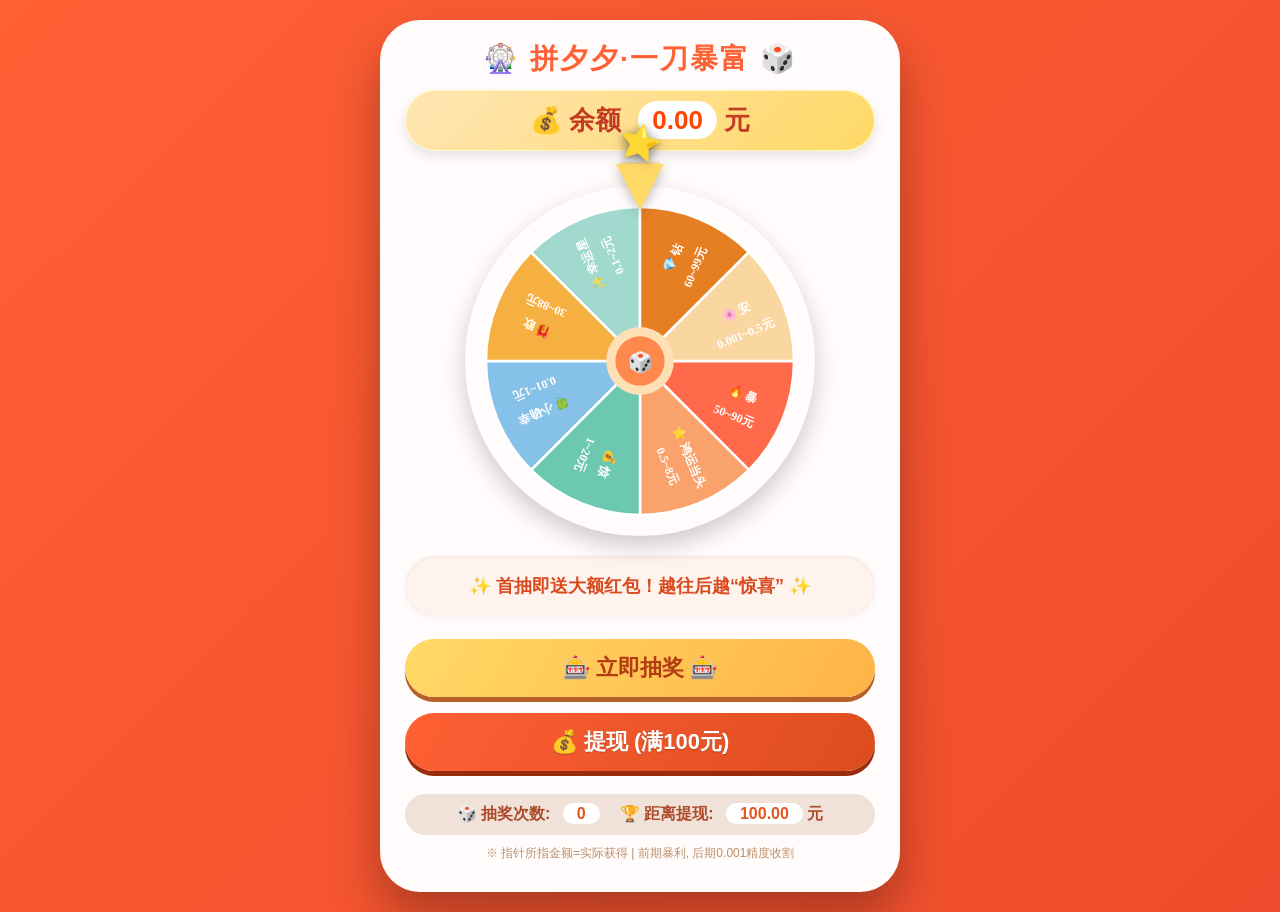
<file: 01个人作品集/Portfolio/拼多多一刀暴富.html>
<!DOCTYPE html>
<html lang="zh-CN">
<head>
    <meta charset="UTF-8">
    <meta name="viewport" content="width=device-width, initial-scale=1.0, user-scalable=no">
    <title>🎰 拼夕夕·砍一刀转盘｜先甜后苦版</title>
    <style>
        * {
            margin: 0;
            padding: 0;
            box-sizing: border-box;
            user-select: none;
        }
        body {
            font-family: 'Microsoft YaHei', 'PingFang SC', 'Helvetica Neue', Arial, sans-serif;
            background: linear-gradient(135deg, #FF6034 0%, #EE4D2D 100%);
            min-height: 100vh;
            display: flex;
            justify-content: center;
            align-items: center;
            padding: 20px;
        }
        .container {
            background: rgba(255,255,255,0.98);
            border-radius: 40px;
            padding: 20px 25px 30px;
            box-shadow: 0 25px 50px rgba(0,0,0,0.3);
            max-width: 520px;
            width: 100%;
            text-align: center;
            transition: all 0.2s;
        }
        h1 {
            color: #FF6034;
            margin-bottom: 12px;
            font-size: 28px;
            display: flex;
            align-items: center;
            justify-content: center;
            gap: 8px;
            letter-spacing: 2px;
        }
        .balance {
            background: linear-gradient(135deg, #FFE5B4 0%, #FFD966 100%);
            color: #C23B22;
            padding: 12px 16px;
            border-radius: 60px;
            font-size: 26px;
            font-weight: bold;
            margin-bottom: 20px;
            display: inline-block;
            width: 100%;
            box-shadow: 0 5px 12px rgba(0,0,0,0.1);
            border: 1px solid rgba(255,255,200,0.8);
        }
        .balance span {
            background: white;
            padding: 4px 14px;
            border-radius: 40px;
            margin-left: 10px;
            color: #FF4500;
        }
        .wheel-wrapper {
            position: relative;
            width: 100%;
            max-width: 350px;
            margin: 15px auto 10px;
            aspect-ratio: 1 / 1;
        }
        canvas {
            width: 100% !important;
            height: 100% !important;
            display: block;
            border-radius: 50%;
            box-shadow: 0 10px 25px rgba(0,0,0,0.2), inset 0 1px 3px rgba(255,255,255,0.6);
        }
        /* 精美指针：箭头+星星 绝对居中 */
        .pointer-container {
            position: absolute;
            top: -22px;
            left: 50%;
            transform: translateX(-50%);
            width: 0;
            height: 0;
            z-index: 20;
            display: flex;
            flex-direction: column;
            align-items: center;
            filter: drop-shadow(0 4px 6px rgba(0,0,0,0.25));
        }
        .arrow-triangle {
            width: 0;
            height: 0;
            border-left: 24px solid transparent;
            border-right: 24px solid transparent;
            border-top: 46px solid #FFD966;
            position: relative;
            top: 0;
        }
        .arrow-triangle::after {
            content: "";
            position: absolute;
            top: -48px;
            left: -20px;
            width: 0;
            height: 0;
            border-left: 20px solid transparent;
            border-right: 20px solid transparent;
            border-top: 40px solid #FFB347;
            opacity: 0.4;
            z-index: -1;
        }
        .star-icon {
            position: absolute;
            top: -42px;
            left: 50%;
            transform: translateX(-50%) rotate(12deg);
            font-size: 34px;
            filter: drop-shadow(0 2px 5px rgba(0,0,0,0.3));
            z-index: 25;
            pointer-events: none;
            text-shadow: 0 1px 2px rgba(0,0,0,0.2);
        }
        .result {
            background: #FFF3ED;
            padding: 14px;
            border-radius: 60px;
            margin: 20px 0 15px;
            font-size: 18px;
            font-weight: bold;
            color: #D94A1F;
            min-height: 60px;
            display: flex;
            align-items: center;
            justify-content: center;
            box-shadow: inset 0 1px 4px rgba(0,0,0,0.05), 0 2px 6px rgba(0,0,0,0.05);
        }
        button {
            width: 100%;
            padding: 14px;
            background: linear-gradient(120deg, #FFD966, #FFB347);
            color: #B33B12;
            border: none;
            border-radius: 60px;
            font-size: 22px;
            font-weight: bold;
            cursor: pointer;
            margin: 8px 0;
            transition: all 0.2s ease;
            box-shadow: 0 5px 0 #B8602A;
            font-family: inherit;
        }
        button:active {
            transform: translateY(2px);
            box-shadow: 0 2px 0 #B8602A;
        }
        button:disabled {
            opacity: 0.6;
            transform: translateY(0);
            cursor: not-allowed;
            filter: grayscale(0.05);
        }
        .withdraw-btn {
            background: linear-gradient(120deg, #FF6034, #DC4C1F);
            color: white;
            text-shadow: 0 1px 1px rgba(0,0,0,0.2);
            box-shadow: 0 5px 0 #982C0C;
        }
        .stats {
            background: #F0E2D8;
            padding: 10px;
            border-radius: 30px;
            color: #AD4A2A;
            font-weight: bold;
            margin-top: 15px;
            font-size: 16px;
            display: flex;
            justify-content: center;
            gap: 20px;
        }
        .stats span {
            background: white;
            padding: 2px 14px;
            border-radius: 30px;
            margin-left: 8px;
            color: #E6551F;
        }
        @keyframes spark {
            0% { text-shadow: 0 0 0 gold; }
            100% { text-shadow: 0 0 10px orange; }
        }
        .result-highlight {
            animation: spark 0.5s ease-in-out 2;
        }
        footer {
            font-size: 12px;
            color: #BC8F6B;
            margin-top: 10px;
        }
    </style>
</head>
<body>
<div class="container">
    <h1>🎡 拼夕夕·一刀暴富 🎲</h1>
    <div class="balance">
        💰 余额 <span id="balance">0.00</span> 元
    </div>

    <div class="wheel-wrapper">
        <div class="pointer-container">
            <div class="arrow-triangle"></div>
            <div class="star-icon">⭐</div>
        </div>
        <canvas id="wheelCanvas" width="500" height="500"></canvas>
    </div>

    <div class="result" id="resultMsg">
        ✨ 首抽即送大额红包！越往后越“惊喜” ✨
    </div>

    <button id="spinBtn" onclick="startSpin()">🎰 立即抽奖 🎰</button>
    <button class="withdraw-btn" onclick="handleWithdraw()">💰 提现 (满100元)</button>

    <div class="stats">
        <div>🎲 抽奖次数: <span id="spinCount">0</span></div>
        <div>🏆 距离提现: <span id="distanceTo100">100.00</span> 元</div>
    </div>
    <footer>※ 指针所指金额=实际获得 | 前期暴利, 后期0.001精度收割</footer>
</div>

<script>
    (function(){
        // ---------- 极致真实的“先大后小”拼夕夕逻辑 ----------
        // 第一阶段 (余额<50) : 大奖频出 50~90元直接出现，基本2~3次就能接近满额
        // 第二阶段 (余额 50~85) : 中等奖励为主 0.5~5元之间
        // 第三阶段 (余额 85~98) : 极小金额 0.01~0.5元
        // 第四阶段 (余额 >=98) : 几乎只有0.001~0.05元 且出现概率极高，永远无法达到100（完美还原）
        // 同时转盘奖品视觉8个扇区动态变化，但最终金额完全由算法控制保证真实
        
        // 奖品视觉扇区 (只用于展示不同颜色/金额范围大致，实际奖金由规则动态决定，但指针指向会精准对应结算金额)
        const VISUAL_SEGMENTS = [
            { id: 0, label: "🔥 暴富专区", color: "#FF6B4A",  rangeShow: "50~90元" },
            { id: 1, label: "⭐ 鸿运当头", color: "#F9A26C",  rangeShow: "0.5~8元" },
            { id: 2, label: "💰 惊喜红包", color: "#6CC9B0",  rangeShow: "1~20元" },
            { id: 3, label: "🍀 小确幸",   color: "#85C1E9",  rangeShow: "0.01~1元" },
            { id: 4, label: "🎁 欧皇附体", color: "#F5B041",  rangeShow: "30~88元" },
            { id: 5, label: "✨ 幸运星",   color: "#A2D9CE",  rangeShow: "0.1~2元" },
            { id: 6, label: "💎 钻石大奖", color: "#E67E22",  rangeShow: "60~99元" },
            { id: 7, label: "🌸 安慰红包", color: "#FAD7A1",  rangeShow: "0.001~0.5元" }
        ];
        const SEG_COUNT = VISUAL_SEGMENTS.length;

        // 真实核心抽奖算法: 根据当前余额返回【获得金额】以及【希望展示指向哪个扇区】(让指针停在对应视觉区)
        // 返回 { amount: 实际金额, visualSegmentIndex: 指向的扇区索引(0-7) }
        function getRealPrizeByBalance(currentBal) {
            let amount = 0;
            let targetVisualIdx = 0;
            
            // 第一阶段: 余额 < 50 元  狂送大额，直奔90以上
            if (currentBal < 50) {
                // 暴利阶段: 大概率获得 30~88元，甚至直接给到98逼近提现
                let r = Math.random();
                if (r < 0.55) {        // 55% 超大额 50~92元
                    amount = 50 + Math.random() * 42;   // 50~92
                    amount = Math.min(amount, 98.5 - currentBal); // 不超过98.5防止瞬间超100太多，但允许很接近
                    if (amount < 8) amount = 8 + Math.random() * 30;
                    targetVisualIdx = [0, 4, 6][Math.floor(Math.random() * 3)]; // 暴富区/欧皇/钻石大奖
                } else if (r < 0.85) {   // 30% 中等偏上 8~30元
                    amount = 8 + Math.random() * 22;
                    targetVisualIdx = [1, 2, 4][Math.floor(Math.random() * 3)];
                } else {                 // 15% 小额过渡 0.5~5元
                    amount = 0.5 + Math.random() * 4.5;
                    targetVisualIdx = [3,5,7][Math.floor(Math.random() * 3)];
                }
                // 极端情况下如果金额超出限制则调节
                let maxAllowed = 99.99 - currentBal;
                if (maxAllowed < 0.01) amount = 0.001;
                else if (amount > maxAllowed) amount = Math.max(0.01, maxAllowed);
                amount = parseFloat(amount.toFixed(3));
                if (amount < 0.001) amount = 0.001;
                return { amount, visualSegmentIndex: targetVisualIdx };
            } 
            // 第二阶段: 余额 50~85 元 中小额为主，偶尔中额
            else if (currentBal < 85) {
                let r = Math.random();
                if (r < 0.15) {        // 15% 中奖 2~12元
                    amount = 2 + Math.random() * 10;
                    targetVisualIdx = [2, 4][Math.floor(Math.random() * 2)];
                } else if (r < 0.6) {   // 45% 微小金额 0.1~1.2元
                    amount = 0.1 + Math.random() * 1.1;
                    targetVisualIdx = [3,5,7][Math.floor(Math.random() * 3)];
                } else {                // 40% 极微 0.01~0.5元
                    amount = 0.01 + Math.random() * 0.49;
                    targetVisualIdx = [3,7][Math.floor(Math.random() * 2)];
                }
                let maxAllowed = 99.99 - currentBal;
                if (maxAllowed < 0.005) amount = 0.001;
                else if (amount > maxAllowed) amount = Math.max(0.005, maxAllowed);
                amount = parseFloat(amount.toFixed(3));
                if (amount < 0.001) amount = 0.001;
                return { amount, visualSegmentIndex: targetVisualIdx };
            }
            // 第三阶段: 余额 85~98 元  几乎只有0.001~0.5元，超大额概率降至0
            else if (currentBal < 98) {
                let r = Math.random();
                if (r < 0.05) {        // 5% 象征性给0.5~1.5元 (极少)
                    amount = 0.5 + Math.random() * 1.0;
                    targetVisualIdx = 2;
                } else if (r < 0.4) {   // 35% 0.05~0.3元
                    amount = 0.05 + Math.random() * 0.25;
                    targetVisualIdx = 3;
                } else {                // 60% 0.001~0.05元 (核心磨人)
                    amount = 0.001 + Math.random() * 0.049;
                    targetVisualIdx = 7;
                }
                let maxAllowed = 99.99 - currentBal;
                if (maxAllowed <= 0.0005) amount = 0.0005;
                else if (amount > maxAllowed) amount = Math.max(0.0005, maxAllowed);
                amount = parseFloat(amount.toFixed(4));
                if (amount < 0.0005) amount = 0.0005;
                return { amount, visualSegmentIndex: targetVisualIdx };
            }
            // 第四阶段: 余额 >=98 且 <100  只有 0.0005~0.03 元，永远吊胃口
            else {
                // 永远抽到比 100-余额 还小的金额，让你永远差一刀
                let gap = 100 - currentBal;
                // 确保获取金额不超过 gap 的 70% 而且最多 0.02元
                let maxPossible = Math.min(gap * 0.68, 0.025);
                if (maxPossible < 0.0005) maxPossible = 0.0005;
                amount = 0.0005 + Math.random() * (maxPossible - 0.0005);
                amount = Math.min(amount, gap - 0.0001);
                amount = parseFloat(amount.toFixed(5));
                if (amount <= 0) amount = 0.0005;
                // 指向“安慰红包”扇区
                targetVisualIdx = 7;
                return { amount, visualSegmentIndex: targetVisualIdx };
            }
        }

        // ----------------- 全局变量 ----------------
        let balance = 0.00;
        let spinTotal = 0;
        let isSpinning = false;
        let animationFrameId = null;
        let currentRotation = 0;
        let canvas = document.getElementById('wheelCanvas');
        let ctx = canvas.getContext('2d');
        let width, height, centerX, centerY, radius;

        // 绘制转盘 (基于视觉扇区)
        function drawWheel(rotationRad = 0) {
            if (!ctx) return;
            const angleStep = (Math.PI * 2) / SEG_COUNT;
            ctx.clearRect(0, 0, width, height);
            for (let i = 0; i < SEG_COUNT; i++) {
                const start = i * angleStep + rotationRad;
                const end = start + angleStep;
                const seg = VISUAL_SEGMENTS[i];
                ctx.beginPath();
                ctx.moveTo(centerX, centerY);
                ctx.arc(centerX, centerY, radius, start, end);
                ctx.closePath();
                ctx.fillStyle = seg.color;
                ctx.fill();
                ctx.strokeStyle = "white";
                ctx.lineWidth = 2.5;
                ctx.stroke();
                ctx.save();
                ctx.translate(centerX, centerY);
                ctx.rotate(start + angleStep / 2);
                ctx.textAlign = "center";
                ctx.textBaseline = "middle";
                const textRadius = radius * 0.7;
                ctx.font = `bold ${Math.max(11, Math.floor(radius * 0.08))}px "Segoe UI", "Microsoft YaHei"`;
                ctx.fillStyle = "#ffffff";
                ctx.shadowBlur = 0;
                let shortLabel = seg.label.length > 6 ? seg.label.slice(0,4) : seg.label;
                ctx.fillText(shortLabel, textRadius, -8);
                ctx.font = `bold ${Math.max(12, Math.floor(radius * 0.07))}px "Segoe UI"`;
                ctx.fillText(seg.rangeShow, textRadius, 16);
                ctx.restore();
            }
            ctx.beginPath();
            ctx.arc(centerX, centerY, radius * 0.22, 0, Math.PI * 2);
            ctx.fillStyle = "#FFE0B5";
            ctx.shadowBlur = 6;
            ctx.fill();
            ctx.beginPath();
            ctx.arc(centerX, centerY, radius * 0.16, 0, Math.PI * 2);
            ctx.fillStyle = "#FF884D";
            ctx.fill();
            ctx.fillStyle = "white";
            ctx.font = `bold ${Math.floor(radius * 0.13)}px "Arial"`;
            ctx.textAlign = "center";
            ctx.textBaseline = "middle";
            ctx.fillText("🎲", centerX, centerY+2);
            ctx.shadowBlur = 0;
        }

        // 获取指针指向的扇区索引 (指针方向固定 -PI/2)
        function getCurrentSegmentIndex(rotationRad) {
            const pointerAngle = -Math.PI / 2;
            const angleStep = (Math.PI * 2) / SEG_COUNT;
            let normPointer = (pointerAngle + 2 * Math.PI) % (2 * Math.PI);
            for (let i = 0; i < SEG_COUNT; i++) {
                let start = (i * angleStep + rotationRad) % (2 * Math.PI);
                let end = ((i + 1) * angleStep + rotationRad) % (2 * Math.PI);
                if (start < end) {
                    if (normPointer >= start && normPointer < end) return i;
                } else {
                    if (normPointer >= start || normPointer < end) return i;
                }
            }
            return 0;
        }

        // 动画转盘，使指针最终落在 targetVisualIndex 对应的扇区中央
        function animateToSegment(targetVisualIndex, winAmount, callback) {
            if (isSpinning) return;
            isSpinning = true;
            const spinBtn = document.getElementById('spinBtn');
            spinBtn.disabled = true;

            const angleStep = (Math.PI * 2) / SEG_COUNT;
            const pointerAngle = -Math.PI / 2;
            // 目标扇区中心弧度
            let targetSectorMid = targetVisualIndex * angleStep + (angleStep / 2);
            let rawNeeded = pointerAngle - targetSectorMid;
            let finalRotationNeeded = ((rawNeeded % (2 * Math.PI)) + 2 * Math.PI) % (2 * Math.PI);
            const extraRounds = 7 + Math.floor(Math.random() * 5);
            const targetRotation = finalRotationNeeded + extraRounds * 2 * Math.PI;
            const startRotation = currentRotation;
            const duration = 2600;
            const startTime = performance.now();

            function animateSpin(now) {
                const elapsed = now - startTime;
                let t = Math.min(1, elapsed / duration);
                const easeOut = 1 - Math.pow(1 - t, 3);
                const newRotation = startRotation + (targetRotation - startRotation) * easeOut;
                currentRotation = newRotation % (2 * Math.PI);
                drawWheel(currentRotation);
                if (t < 1) {
                    animationFrameId = requestAnimationFrame(animateSpin);
                } else {
                    let finalMod = targetRotation % (2 * Math.PI);
                    currentRotation = finalMod;
                    drawWheel(currentRotation);
                    // 最终确认落点位置，由于浮点误差微调
                    let finalIdx = getCurrentSegmentIndex(currentRotation);
                    if (finalIdx !== targetVisualIndex) {
                        let correction = 0.0;
                        let diff = (targetVisualIndex - finalIdx + SEG_COUNT) % SEG_COUNT;
                        if (diff === 1) correction = -0.025;
                        else if (diff === SEG_COUNT-1) correction = 0.025;
                        if (correction !== 0) {
                            currentRotation = (currentRotation + correction) % (2 * Math.PI);
                            drawWheel(currentRotation);
                        }
                    }
                    // 结算奖励
                    finishPrize(winAmount);
                    isSpinning = false;
                    spinBtn.disabled = false;
                    if (animationFrameId) cancelAnimationFrame(animationFrameId);
                    animationFrameId = null;
                    if (callback) callback();
                }
            }
            if (animationFrameId) cancelAnimationFrame(animationFrameId);
            animationFrameId = requestAnimationFrame(animateSpin);
        }

        function finishPrize(winAmount) {
            let oldBalance = balance;
            balance += winAmount;
            // 保留足够精度展示，最多小数点后4位
            balance = parseFloat(balance.toFixed(5));
            if (balance > 99.9999) balance = 99.9999;
            spinTotal++;
            document.getElementById('balance').innerText = balance.toFixed(4);
            document.getElementById('spinCount').innerText = spinTotal;
            let remain = (100 - balance).toFixed(5);
            if (parseFloat(remain) < 0) remain = "0.00000";
            document.getElementById('distanceTo100').innerText = remain;
            
            const resultDiv = document.getElementById('resultMsg');
            let winShow = winAmount.toFixed(5);
            if (winAmount < 0.001) winShow = winAmount.toFixed(5) + "元";
            else if (winAmount < 0.01) winShow = winAmount.toFixed(4) + "元";
            else winShow = winAmount.toFixed(2) + "元";
            
            if (balance >= 99.9 && balance < 100) {
                resultDiv.innerHTML = `😱 获得 ${winShow}！还差 ${(100-balance).toFixed(5)} 元提现，继续努力... 🔪`;
            } else if (balance >= 100) {
                resultDiv.innerHTML = `🎉🎉🎉 奇迹！获得 ${winShow} ！累计满100元，速速提现！ 🎉🎉🎉`;
                resultDiv.classList.add('result-highlight');
                setTimeout(() => resultDiv.classList.remove('result-highlight'), 1200);
            } else if (winAmount > 10) {
                resultDiv.innerHTML = `💥💥💥 天降暴富！+${winShow} ！余额 ${balance.toFixed(4)} 元 💥💥💥`;
            } else {
                resultDiv.innerHTML = `🎲 获得 ${winShow} ，当前余额 ${balance.toFixed(4)} 元，再抽一刀！`;
            }
        }

        // 抽奖入口 (完全遵循先大后小逻辑)
        window.startSpin = function() {
            if (isSpinning) {
                document.getElementById('resultMsg').innerHTML = "⏳ 转盘旋转中，请稍后...";
                return;
            }
            if (balance >= 100) {
                document.getElementById('resultMsg').innerHTML = "🏆 已满100元，请提现后继续！";
                return;
            }
            // 根据当前余额获取真实奖品
            let prize = getRealPrizeByBalance(balance);
            let targetVisual = prize.visualSegmentIndex;
            let winAmount = prize.amount;
            
            // 终极保险: 确保加上后不会超过100元 (维持拼夕夕永远差一刀特性)
            let tempSum = balance + winAmount;
            if (tempSum >= 100) {
                let limit = parseFloat((100 - balance).toFixed(6));
                if (limit <= 0.00001) {
                    winAmount = 0.0001;
                } else {
                    winAmount = Math.min(winAmount, limit * 0.99);
                    if (winAmount <= 0.00001) winAmount = 0.0001;
                }
                winAmount = parseFloat(winAmount.toFixed(6));
            }
            if (winAmount <= 0) winAmount = 0.0001;
            
            // 启动动画指向对应视觉区并结算
            animateToSegment(targetVisual, winAmount);
        };

        // 提现
        window.handleWithdraw = function() {
            if (balance >= 100) {
                document.getElementById('resultMsg').innerHTML = `✅ 提现成功！ ${balance.toFixed(2)} 元已到账，开始新一轮收割 ✅`;
                balance = 0;
                document.getElementById('balance').innerText = "0.0000";
                document.getElementById('distanceTo100').innerText = "100.00";
                drawWheel(currentRotation);
            } else {
                let shortage = (100 - balance).toFixed(5);
                document.getElementById('resultMsg').innerHTML = `😭 还差 ${shortage} 元才能提现，继续抽奖（大概率0.001） 💔`;
            }
        };

        function resizeAndDraw() {
            const container = canvas.parentElement;
            const size = container.clientWidth;
            canvas.width = size;
            canvas.height = size;
            width = canvas.width;
            height = canvas.height;
            centerX = width / 2;
            centerY = height / 2;
            radius = width * 0.44;
            drawWheel(currentRotation);
        }

        function init() {
            resizeAndDraw();
            window.addEventListener('resize', () => resizeAndDraw());
            drawWheel(0);
        }
        init();
    })();
</script>
</body>
</html>
</file>
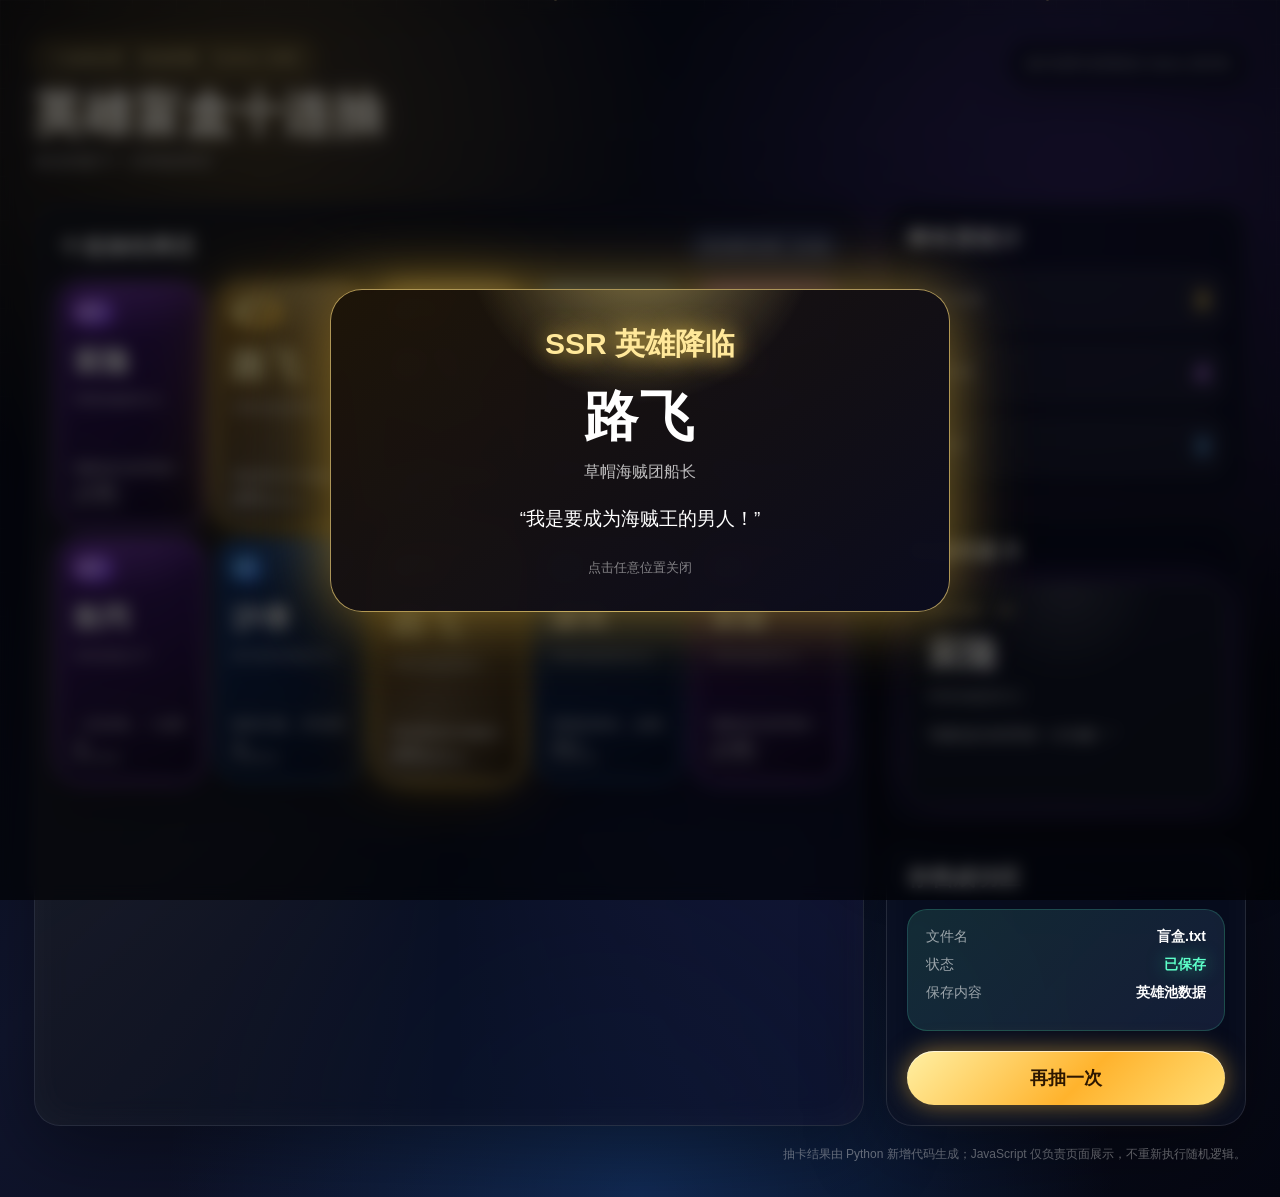
<file: 01个人作品集/Portfolio/盲盒数据保存_英雄十连抽存档效果图.html>
<!DOCTYPE html>
<html lang="zh-CN">
<head>
<meta charset="UTF-8">
<title>英雄盲盒十连抽 · 角色档案卡 + 存档效果页</title>
<style>
    * {
        box-sizing: border-box;
        margin: 0;
        padding: 0;
    }

    body {
        min-height: 100vh;
        font-family: "Microsoft YaHei", "PingFang SC", Arial, sans-serif;
        color: #ffffff;
        overflow-x: hidden;
        background:
            radial-gradient(circle at 20% 10%, rgba(255, 199, 64, 0.24), transparent 28%),
            radial-gradient(circle at 85% 20%, rgba(142, 83, 255, 0.28), transparent 32%),
            radial-gradient(circle at 50% 100%, rgba(40, 134, 255, 0.24), transparent 35%),
            linear-gradient(135deg, #050816 0%, #10152d 42%, #050712 100%);
    }

    .page {
        position: relative;
        width: 100%;
        min-height: 100vh;
        padding: 42px 34px 34px;
    }

    .page::before {
        content: "";
        position: fixed;
        inset: 0;
        background-image:
            linear-gradient(rgba(255,255,255,0.035) 1px, transparent 1px),
            linear-gradient(90deg, rgba(255,255,255,0.035) 1px, transparent 1px);
        background-size: 44px 44px;
        mask-image: linear-gradient(to bottom, rgba(0,0,0,0.95), rgba(0,0,0,0.2));
        pointer-events: none;
    }

    .star-field {
        position: fixed;
        inset: 0;
        overflow: hidden;
        pointer-events: none;
        z-index: 1;
    }

    .star {
        position: absolute;
        width: 3px;
        height: 3px;
        border-radius: 999px;
        background: rgba(255, 232, 162, 0.95);
        box-shadow: 0 0 16px rgba(255, 213, 93, 0.95);
        animation: fall 4.8s linear infinite;
    }

    @keyframes fall {
        0% {
            transform: translateY(-20px) scale(0.7);
            opacity: 0;
        }
        15% {
            opacity: 1;
        }
        100% {
            transform: translateY(110vh) scale(1.2);
            opacity: 0;
        }
    }

    .content {
        position: relative;
        z-index: 2;
        max-width: 1380px;
        margin: 0 auto;
    }

    .top-bar {
        display: flex;
        align-items: flex-start;
        justify-content: space-between;
        gap: 24px;
        margin-bottom: 30px;
    }

    .title-kicker {
        display: inline-flex;
        align-items: center;
        gap: 8px;
        padding: 7px 14px;
        border: 1px solid rgba(255, 213, 93, 0.5);
        border-radius: 999px;
        background: rgba(255, 213, 93, 0.1);
        color: #ffe7a0;
        font-size: 14px;
        letter-spacing: 1px;
        margin-bottom: 12px;
        box-shadow: 0 0 24px rgba(255, 194, 64, 0.14);
    }

    h1 {
        font-size: 48px;
        line-height: 1.08;
        letter-spacing: 2px;
        text-shadow:
            0 0 18px rgba(255, 198, 64, 0.6),
            0 0 36px rgba(90, 123, 255, 0.34);
    }

    .subtitle {
        margin-top: 12px;
        color: rgba(255,255,255,0.68);
        font-size: 16px;
    }

    .corner-note {
        padding: 12px 15px;
        border-radius: 16px;
        color: rgba(255,255,255,0.72);
        font-size: 13px;
        border: 1px solid rgba(255,255,255,0.12);
        background: rgba(10, 15, 35, 0.65);
        backdrop-filter: blur(12px);
        box-shadow: 0 12px 36px rgba(0,0,0,0.24);
        white-space: nowrap;
    }

    .hero-stage {
        display: grid;
        grid-template-columns: 1fr 360px;
        gap: 22px;
        align-items: stretch;
    }

    .panel {
        border: 1px solid rgba(255,255,255,0.12);
        border-radius: 26px;
        background: rgba(8, 13, 31, 0.72);
        box-shadow:
            0 22px 80px rgba(0,0,0,0.38),
            inset 0 0 42px rgba(255,255,255,0.035);
        backdrop-filter: blur(14px);
    }

    .draw-panel {
        padding: 24px;
        position: relative;
        overflow: hidden;
    }

    .draw-panel::before {
        content: "";
        position: absolute;
        inset: -40%;
        background: conic-gradient(
            from 180deg,
            transparent,
            rgba(255, 218, 112, 0.08),
            transparent,
            rgba(116, 94, 255, 0.1),
            transparent
        );
        animation: rotateAura 18s linear infinite;
        pointer-events: none;
    }

    @keyframes rotateAura {
        from { transform: rotate(0deg); }
        to { transform: rotate(360deg); }
    }

    .section-header {
        position: relative;
        display: flex;
        align-items: center;
        justify-content: space-between;
        margin-bottom: 18px;
        z-index: 1;
    }

    .section-title {
        font-size: 22px;
        font-weight: 800;
        letter-spacing: 1px;
    }

    .draw-badge {
        display: inline-flex;
        align-items: center;
        gap: 8px;
        padding: 9px 13px;
        border-radius: 999px;
        font-size: 13px;
        color: #d9e5ff;
        background: rgba(68, 96, 178, 0.28);
        border: 1px solid rgba(143, 170, 255, 0.24);
    }

    .cards-grid {
        position: relative;
        z-index: 1;
        display: grid;
        grid-template-columns: repeat(5, minmax(130px, 1fr));
        gap: 16px;
    }

    .card {
        position: relative;
        min-height: 224px;
        border-radius: 22px;
        padding: 15px 13px;
        overflow: hidden;
        transform-style: preserve-3d;
        animation: cardIn 0.8s ease both;
        border: 1px solid rgba(255,255,255,0.16);
        background:
            linear-gradient(160deg, rgba(255,255,255,0.09), rgba(255,255,255,0.02)),
            rgba(17, 24, 54, 0.86);
        box-shadow: 0 16px 38px rgba(0,0,0,0.36);
    }

    @keyframes cardIn {
        from {
            opacity: 0;
            transform: translateY(28px) rotateX(16deg) scale(0.94);
        }
        to {
            opacity: 1;
            transform: translateY(0) rotateX(0) scale(1);
        }
    }

    .card::before {
        content: "";
        position: absolute;
        inset: -60px;
        opacity: 0.5;
        transform: rotate(18deg);
    }

    .card.ssr {
        border: 1px solid rgba(255, 221, 121, 0.98);
        background:
            radial-gradient(circle at 50% -20%, rgba(255, 235, 146, 0.7), transparent 35%),
            linear-gradient(160deg, rgba(130, 82, 12, 0.96), rgba(31, 19, 4, 0.95));
        box-shadow:
            0 0 0 1px rgba(255,255,255,0.16),
            0 0 28px rgba(255, 202, 74, 0.7),
            0 0 80px rgba(255, 179, 26, 0.38),
            0 20px 48px rgba(0,0,0,0.52);
        animation: cardIn 0.8s ease both, ssrPulse 2.2s ease-in-out infinite;
    }

    .card.ssr::before {
        background: linear-gradient(90deg, transparent, rgba(255,255,255,0.42), transparent);
        animation: shine 2.6s linear infinite;
    }

    .card.sr {
        border: 1px solid rgba(197, 125, 255, 0.86);
        background:
            radial-gradient(circle at 50% -20%, rgba(196, 111, 255, 0.55), transparent 35%),
            linear-gradient(160deg, rgba(66, 26, 116, 0.94), rgba(18, 12, 38, 0.96));
        box-shadow:
            0 0 24px rgba(172, 88, 255, 0.44),
            0 18px 44px rgba(0,0,0,0.42);
    }

    .card.r {
        border: 1px solid rgba(87, 169, 255, 0.76);
        background:
            radial-gradient(circle at 50% -20%, rgba(73, 155, 255, 0.42), transparent 38%),
            linear-gradient(160deg, rgba(20, 53, 112, 0.92), rgba(9, 18, 42, 0.96));
        box-shadow:
            0 0 18px rgba(65, 149, 255, 0.24),
            0 14px 34px rgba(0,0,0,0.38);
    }

    @keyframes shine {
        from { transform: translateX(-120%) rotate(18deg); }
        to { transform: translateX(120%) rotate(18deg); }
    }

    @keyframes ssrPulse {
        0%, 100% {
            box-shadow:
                0 0 0 1px rgba(255,255,255,0.16),
                0 0 28px rgba(255, 202, 74, 0.7),
                0 0 80px rgba(255, 179, 26, 0.38),
                0 20px 48px rgba(0,0,0,0.52);
        }
        50% {
            box-shadow:
                0 0 0 1px rgba(255,255,255,0.24),
                0 0 46px rgba(255, 230, 135, 0.95),
                0 0 110px rgba(255, 188, 39, 0.58),
                0 20px 48px rgba(0,0,0,0.52);
        }
    }

    .rarity {
        position: relative;
        display: inline-flex;
        padding: 5px 10px;
        border-radius: 999px;
        font-size: 13px;
        font-weight: 900;
        letter-spacing: 1px;
        z-index: 1;
    }

    .rarity.ssr {
        color: #4c2b00;
        background: linear-gradient(135deg, #fff2a8, #ffb82e);
        box-shadow: 0 0 22px rgba(255, 214, 81, 0.8);
    }

    .rarity.sr {
        color: #ffffff;
        background: linear-gradient(135deg, #cc85ff, #7b39ff);
        box-shadow: 0 0 18px rgba(174, 92, 255, 0.7);
    }

    .rarity.r {
        color: #ffffff;
        background: linear-gradient(135deg, #64c4ff, #246dff);
        box-shadow: 0 0 14px rgba(85, 164, 255, 0.48);
    }

    .hero-name {
        position: relative;
        z-index: 1;
        margin-top: 18px;
        font-size: 28px;
        font-weight: 900;
        letter-spacing: 1px;
    }

    .card.ssr .hero-name {
        font-size: 34px;
        color: #fff4bd;
        text-shadow: 0 0 18px rgba(255, 217, 96, 0.9);
    }

    .identity {
        position: relative;
        z-index: 1;
        margin-top: 10px;
        min-height: 40px;
        color: rgba(255,255,255,0.72);
        font-size: 13px;
        line-height: 1.45;
    }

    .quote {
        position: relative;
        z-index: 1;
        margin-top: 14px;
        padding-top: 12px;
        border-top: 1px solid rgba(255,255,255,0.15);
        color: rgba(255,255,255,0.9);
        font-size: 14px;
        line-height: 1.5;
    }

    .tagline {
        position: absolute;
        left: 12px;
        bottom: 12px;
        right: 12px;
        z-index: 1;
        font-size: 12px;
        color: rgba(255,255,255,0.58);
    }

    .side-panel {
        display: flex;
        flex-direction: column;
        gap: 18px;
    }

    .stats-panel,
    .archive-panel,
    .profile-panel {
        padding: 20px;
    }

    .stats-grid {
        display: grid;
        grid-template-columns: 1fr;
        gap: 12px;
        margin-top: 16px;
    }

    .stat-item {
        display: flex;
        align-items: center;
        justify-content: space-between;
        padding: 14px 15px;
        border-radius: 18px;
        background: rgba(255,255,255,0.06);
        border: 1px solid rgba(255,255,255,0.1);
    }

    .stat-label {
        font-size: 14px;
        color: rgba(255,255,255,0.7);
    }

    .stat-value {
        font-size: 26px;
        font-weight: 900;
    }

    .stat-value.ssr-color {
        color: #ffd965;
        text-shadow: 0 0 18px rgba(255, 210, 74, 0.6);
    }

    .stat-value.sr-color {
        color: #c783ff;
        text-shadow: 0 0 18px rgba(184, 101, 255, 0.6);
    }

    .stat-value.r-color {
        color: #6bbcff;
        text-shadow: 0 0 18px rgba(85, 164, 255, 0.55);
    }

    .archive-box {
        margin-top: 16px;
        padding: 18px;
        border-radius: 20px;
        background:
            linear-gradient(135deg, rgba(32, 255, 175, 0.09), rgba(57, 116, 255, 0.08)),
            rgba(255,255,255,0.045);
        border: 1px solid rgba(78, 255, 194, 0.18);
    }

    .archive-row {
        display: flex;
        justify-content: space-between;
        gap: 12px;
        margin-bottom: 10px;
        font-size: 14px;
    }

    .archive-row span:first-child {
        color: rgba(255,255,255,0.58);
    }

    .archive-row span:last-child {
        font-weight: 800;
    }

    .status-ok {
        color: #5dffc9;
        text-shadow: 0 0 18px rgba(63, 255, 192, 0.5);
    }

    .status-miss {
        color: #ffcc6a;
        text-shadow: 0 0 18px rgba(255, 187, 72, 0.45);
    }

    .profile-main {
        margin-top: 16px;
        padding: 18px;
        min-height: 220px;
        border-radius: 22px;
        background:
            radial-gradient(circle at 50% 0%, rgba(255,255,255,0.13), transparent 34%),
            rgba(255,255,255,0.045);
        border: 1px solid rgba(255,255,255,0.12);
    }

    .profile-rarity {
        font-size: 13px;
        letter-spacing: 1px;
        color: #ffe7a0;
    }

    .profile-name {
        margin-top: 10px;
        font-size: 36px;
        font-weight: 900;
    }

    .profile-id {
        margin-top: 9px;
        color: rgba(255,255,255,0.68);
        font-size: 14px;
    }

    .profile-quote {
        margin-top: 16px;
        line-height: 1.7;
        font-size: 15px;
        color: rgba(255,255,255,0.92);
    }

    .button-row {
        margin-top: 20px;
        display: flex;
        justify-content: center;
    }

    .fake-button {
        width: 100%;
        padding: 15px 18px;
        border-radius: 999px;
        text-align: center;
        font-size: 18px;
        font-weight: 900;
        color: #2d1700;
        background: linear-gradient(135deg, #fff0a3, #ffb32d 55%, #ffde76);
        box-shadow:
            0 0 24px rgba(255, 195, 64, 0.5),
            inset 0 1px 0 rgba(255,255,255,0.65);
        user-select: none;
    }

    .modal-mask {
        position: fixed;
        inset: 0;
        z-index: 10;
        display: none;
        align-items: center;
        justify-content: center;
        padding: 24px;
        background: rgba(0, 0, 0, 0.62);
        backdrop-filter: blur(8px);
    }

    .modal {
        position: relative;
        width: min(620px, 92vw);
        border-radius: 32px;
        padding: 34px;
        overflow: hidden;
        background:
            radial-gradient(circle at 50% -20%, rgba(255, 231, 130, 0.52), transparent 36%),
            linear-gradient(145deg, rgba(29, 20, 8, 0.98), rgba(11, 12, 30, 0.98));
        border: 1px solid rgba(255, 221, 120, 0.66);
        box-shadow:
            0 0 70px rgba(255, 205, 72, 0.52),
            0 30px 120px rgba(0,0,0,0.72);
        text-align: center;
        animation: modalIn 0.5s ease both;
    }

    @keyframes modalIn {
        from {
            opacity: 0;
            transform: scale(0.86) translateY(20px);
        }
        to {
            opacity: 1;
            transform: scale(1) translateY(0);
        }
    }

    .modal-title {
        font-size: 30px;
        font-weight: 900;
        color: #ffe89a;
        text-shadow: 0 0 24px rgba(255, 212, 80, 0.86);
    }

    .modal-name {
        margin-top: 16px;
        font-size: 54px;
        font-weight: 900;
        letter-spacing: 2px;
    }

    .modal-id {
        margin-top: 8px;
        color: rgba(255,255,255,0.72);
    }

    .modal-quote {
        margin-top: 20px;
        min-height: 34px;
        color: #ffffff;
        font-size: 19px;
        line-height: 1.7;
    }

    .close-tip {
        margin-top: 22px;
        color: rgba(255,255,255,0.48);
        font-size: 13px;
    }

    .bottom-note {
        margin-top: 20px;
        text-align: right;
        color: rgba(255,255,255,0.42);
        font-size: 12px;
    }

    @media (max-width: 1100px) {
        .hero-stage {
            grid-template-columns: 1fr;
        }

        .cards-grid {
            grid-template-columns: repeat(2, minmax(130px, 1fr));
        }

        .top-bar {
            flex-direction: column;
        }

        .corner-note {
            white-space: normal;
        }

        h1 {
            font-size: 38px;
        }
    }
</style>
</head>
<body>
<div class="star-field" id="starField"></div>

<div class="page">
    <div class="content">
        <div class="top-bar">
            <div class="title-block">
                <div class="title-kicker">十连抽结果 · 英雄档案 · Python 存档</div>
                <h1>英雄盲盒十连抽</h1>
                <div class="subtitle">角色档案卡 + 存档效果页</div>
            </div>
            <div class="corner-note">抽卡结果与存档来自 Python 原代码</div>
        </div>

        <div class="hero-stage">
            <section class="panel draw-panel">
                <div class="section-header">
                    <div class="section-title">十连抽结果区</div>
                    <div class="draw-badge">本次展示记录：10 抽</div>
                </div>
                <div class="cards-grid" id="cardsGrid"></div>
            </section>

            <aside class="side-panel">
                <section class="panel stats-panel">
                    <div class="section-title">稀有度统计</div>
                    <div class="stats-grid">
                        <div class="stat-item">
                            <span class="stat-label">SSR 数量</span>
                            <span class="stat-value ssr-color">3</span>
                        </div>
                        <div class="stat-item">
                            <span class="stat-label">SR 数量</span>
                            <span class="stat-value sr-color">4</span>
                        </div>
                        <div class="stat-item">
                            <span class="stat-label">R 数量</span>
                            <span class="stat-value r-color">3</span>
                        </div>
                    </div>
                </section>

                <section class="panel profile-panel">
                    <div class="section-title">英雄档案卡</div>
                    <div class="profile-main" id="profileMain">
                        <div class="profile-rarity">等待英雄登场</div>
                        <div class="profile-name">英雄档案</div>
                        <div class="profile-id">点击或查看任一卡牌</div>
                        <div class="profile-quote">抽中英雄的名字、稀有度、身份、台词将在这里展示。</div>
                    </div>
                </section>

                <section class="panel archive-panel">
                    <div class="section-title">存档成功区</div>
                    <div class="archive-box">
                        <div class="archive-row">
                            <span>文件名</span>
                            <span>盲盒.txt</span>
                        </div>
                        <div class="archive-row">
                            <span>状态</span>
                            <span class="status-ok">已保存</span>
                        </div>
                        <div class="archive-row">
                            <span>保存内容</span>
                            <span>英雄池数据</span>
                        </div>
                    </div>
                    <div class="button-row">
                        <div class="fake-button">再抽一次</div>
                    </div>
                </section>
            </aside>
        </div>

        <div class="bottom-note">抽卡结果由 Python 新增代码生成；JavaScript 仅负责页面展示，不重新执行随机逻辑。</div>
    </div>
</div>

<div class="modal-mask" id="modalMask">
    <div class="modal" id="modalBox">
        <div class="modal-title" id="modalTitle">SSR 英雄降临</div>
        <div class="modal-name" id="modalName">英雄</div>
        <div class="modal-id" id="modalId">身份</div>
        <div class="modal-quote" id="modalQuote"></div>
        <div class="close-tip">点击任意位置关闭</div>
    </div>
</div>

<script>
    const drawResults = [{"序号": 1, "名字": "索隆", "稀有度": "SR", "身份": "草帽海贼团剑士", "台词": "我要成为世界第一大剑豪！"}, {"序号": 2, "名字": "路飞", "稀有度": "SSR", "身份": "草帽海贼团船长", "台词": "我是要成为海贼王的男人！"}, {"序号": 3, "名字": "路飞", "稀有度": "SSR", "身份": "草帽海贼团船长", "台词": "我是要成为海贼王的男人！"}, {"序号": 4, "名字": "沙僧", "稀有度": "R", "身份": "西天取经师徒护法", "台词": "踏实行路，护你周全。"}, {"序号": 5, "名字": "索隆", "稀有度": "SR", "身份": "草帽海贼团剑士", "台词": "我要成为世界第一大剑豪！"}, {"序号": 6, "名字": "敖丙", "稀有度": "SR", "身份": "东海龙族太子", "台词": "一念沧海，一念星河。"}, {"序号": 7, "名字": "沙僧", "稀有度": "R", "身份": "西天取经师徒护法", "台词": "踏实行路，护你周全。"}, {"序号": 8, "名字": "路飞", "稀有度": "SSR", "身份": "草帽海贼团船长", "台词": "我是要成为海贼王的男人！"}, {"序号": 9, "名字": "娜美", "稀有度": "R", "身份": "草帽海贼团航海士", "台词": "前路的风向，由我掌控！"}, {"序号": 10, "名字": "索隆", "稀有度": "SR", "身份": "草帽海贼团剑士", "台词": "我要成为世界第一大剑豪！"}];
    const heroPool = [{"名字": "路飞", "稀有度": "SSR", "身份": "草帽海贼团船长", "台词": "我是要成为海贼王的男人！"}, {"名字": "索隆", "稀有度": "SR", "身份": "草帽海贼团剑士", "台词": "我要成为世界第一大剑豪！"}, {"名字": "敖丙", "稀有度": "SR", "身份": "东海龙族太子", "台词": "一念沧海，一念星河。"}, {"名字": "娜美", "稀有度": "R", "身份": "草帽海贼团航海士", "台词": "前路的风向，由我掌控！"}, {"名字": "沙僧", "稀有度": "R", "身份": "西天取经师徒护法", "台词": "踏实行路，护你周全。"}, {"名字": "猪八戒", "稀有度": "R", "身份": "天蓬元帅转世", "台词": "吃饱了，才有力气闯荡江湖！"}];
    const highRarityHero = {"序号": 2, "名字": "路飞", "稀有度": "SSR", "身份": "草帽海贼团船长", "台词": "我是要成为海贼王的男人！"};

    const cardsGrid = document.getElementById("cardsGrid");
    const profileMain = document.getElementById("profileMain");
    const modalMask = document.getElementById("modalMask");
    const modalTitle = document.getElementById("modalTitle");
    const modalName = document.getElementById("modalName");
    const modalId = document.getElementById("modalId");
    const modalQuote = document.getElementById("modalQuote");

    function rarityClass(rarity) {
        if (rarity === "SSR") return "ssr";
        if (rarity === "SR") return "sr";
        return "r";
    }

    function rarityTitle(rarity) {
        if (rarity === "SSR") return "SSR 英雄降临";
        if (rarity === "SR") return "稀有英雄";
        return "普通角色";
    }

    function renderCards() {
        drawResults.forEach((hero, index) => {
            const card = document.createElement("div");
            const cls = rarityClass(hero["稀有度"]);
            card.className = "card " + cls;
            card.style.animationDelay = (index * 0.08) + "s";
            card.innerHTML = `
                <div class="rarity ${cls}">${hero["稀有度"]}</div>
                <div class="hero-name">${hero["名字"]}</div>
                <div class="identity">${hero["身份"]}</div>
                <div class="quote">${hero["台词"]}</div>
                <div class="tagline">${rarityTitle(hero["稀有度"])}</div>
            `;
            card.addEventListener("mouseenter", () => renderProfile(hero));
            card.addEventListener("click", () => showModal(hero));
            cardsGrid.appendChild(card);
        });

        if (drawResults.length > 0) {
            renderProfile(drawResults[0]);
        }
    }

    function renderProfile(hero) {
        const cls = rarityClass(hero["稀有度"]);
        profileMain.innerHTML = `
            <div class="profile-rarity">${rarityTitle(hero["稀有度"])} · ${hero["稀有度"]}</div>
            <div class="profile-name">${hero["名字"]}</div>
            <div class="profile-id">${hero["身份"]}</div>
            <div class="profile-quote">“${hero["台词"]}”</div>
        `;
        profileMain.style.boxShadow = cls === "ssr"
            ? "0 0 44px rgba(255, 210, 74, 0.35)"
            : cls === "sr"
                ? "0 0 34px rgba(181, 95, 255, 0.3)"
                : "0 0 28px rgba(72, 153, 255, 0.22)";
    }

    function typeText(element, text) {
        element.textContent = "";
        let i = 0;
        const timer = setInterval(() => {
            element.textContent += text[i];
            i++;
            if (i >= text.length) {
                clearInterval(timer);
            }
        }, 70);
    }

    function showModal(hero) {
        modalTitle.textContent = rarityTitle(hero["稀有度"]);
        modalName.textContent = hero["名字"];
        modalId.textContent = hero["身份"];
        modalQuote.textContent = "";
        modalMask.style.display = "flex";
        typeText(modalQuote, "“" + hero["台词"] + "”");
    }

    modalMask.addEventListener("click", () => {
        modalMask.style.display = "none";
    });

    function createStars() {
        const starField = document.getElementById("starField");
        const total = highRarityHero && highRarityHero["稀有度"] === "SSR" ? 90 : 38;
        for (let i = 0; i < total; i++) {
            const star = document.createElement("div");
            star.className = "star";
            star.style.left = Math.random() * 100 + "vw";
            star.style.top = -Math.random() * 100 + "px";
            star.style.animationDelay = Math.random() * 5 + "s";
            star.style.animationDuration = 3.2 + Math.random() * 3.8 + "s";
            starField.appendChild(star);
        }
    }

    renderCards();
    createStars();

    setTimeout(() => {
        if (highRarityHero) {
            showModal(highRarityHero);
        }
    }, 900);
</script>
</body>
</html>
</file>
<file: 01个人作品集/style.css>
/* ===== 高级感 · Premium Minimal ===== */
:root {
  --bg: #f4f7fa;
  --surface: #ffffff;
  --surface-hover: #fafcfd;
  --border: #e2e8ee;
  --border-subtle: #edf1f5;
  --text: #141d26;
  --text-dim: #5a6d7e;
  --muted: #889eae;
  --muted-light: #b0c0cc;

  --cyan: #00809a;
  --cyan-light: #00a8c4;
  --cyan-ghost: rgba(0, 128, 154, 0.07);
  --cyan-glow: rgba(0, 128, 154, 0.15);

  --shadow-sm: 0 1px 2px rgba(0,0,0,0.04);
  --shadow-md: 0 4px 16px rgba(0,0,0,0.06);
  --shadow-lg: 0 12px 40px rgba(0,0,0,0.08);

  --radius: 8px;
  --radius-sm: 4px;

  --font-mono: "DM Mono", "Fira Code", monospace;
  --font-sans: "Noto Sans SC", system-ui, -apple-system, sans-serif;

  /* 8px grid */
  --s1: 4px;
  --s2: 8px;
  --s3: 12px;
  --s4: 16px;
  --s5: 20px;
  --s6: 24px;
  --s7: 28px;
  --s8: 32px;
  --s9: 40px;
  --s10: 48px;
  --s12: 56px;
  --s14: 64px;
  --s16: 80px;
  --s20: 96px;
  --s24: 120px;
}

* { box-sizing: border-box; margin: 0; }
html { scroll-behavior: smooth; }

body {
  color: var(--text);
  font-family: var(--font-sans);
  font-size: 16px;
  line-height: 1.75;
  -webkit-font-smoothing: antialiased;
  -moz-osx-font-smoothing: grayscale;

  background-color: var(--bg);
  background-image:
    radial-gradient(ellipse 800px 600px at 85% 0%,   rgba(0, 160, 200, 0.09) 0%, transparent 65%),
    radial-gradient(ellipse 600px 500px at 5% 100%,  rgba(60, 140, 210, 0.07) 0%, transparent 65%),
    radial-gradient(ellipse 500px 400px at 95% 85%,  rgba(30, 140, 110, 0.05) 0%, transparent 65%),
    linear-gradient(180deg, rgba(0, 150, 180, 0.04) 0%, transparent 50%),
    radial-gradient(circle, rgba(0, 120, 150, 0.10) 1px, transparent 1px);
  background-size:
    100% 100%,
    100% 100%,
    100% 100%,
    100% 100%,
    24px 24px;
}

/* 扫描线 — 极克制 */
body::before {
  content: "";
  position: fixed; inset: 0;
  pointer-events: none; z-index: 9998;
  background: linear-gradient(180deg,
    transparent 0%,
    rgba(0, 160, 200, 0.012) 30%,
    rgba(0, 160, 200, 0.012) 31%,
    transparent 31.5%);
  background-size: 100% 240px;
  animation: scanline 14s linear infinite;
  opacity: 0.4;
}
@keyframes scanline { 0% { transform: translateY(-240px); } 100% { transform: translateY(100vh); } }

a { color: inherit; text-decoration: none; }
button { font: inherit; cursor: pointer; border: none; background: none; }

/* ============================================================
   入场动画
   ============================================================ */
.fade-up {
  opacity: 0;
  transform: translateY(16px);
  transition: opacity 0.6s ease, transform 0.6s ease;
}
.fade-up.visible {
  opacity: 1;
  transform: translateY(0);
}

/* ============================================================
   Layout
   ============================================================ */
.section-shell {
  width: min(1080px, calc(100% - var(--s10)));
  margin: auto;
  position: relative;
  z-index: 1;
}

/* ============================================================
   Scroll Progress Bar
   ============================================================ */
.scroll-progress {
  position: fixed; top: 0; left: 0; width: 100%; height: 2px;
  z-index: 10001; pointer-events: none;
  background: transparent;
}
.scroll-progress span {
  display: block; height: 100%; width: 0%;
  background: linear-gradient(90deg, var(--cyan), var(--cyan-light));
  transition: width 0.1s linear;
  border-radius: 0 1px 1px 0;
}

/* ============================================================
   Header — sticky, scroll-aware, glass
   ============================================================ */
.site-header {
  position: sticky; top: 0;
  height: 72px;
  width: 100%;
  max-width: 100%;
  padding: 0 calc((100% - min(1160px, calc(100% - var(--s10)))) / 2);
  display: flex;
  align-items: center;
  justify-content: space-between;
  z-index: 9999;
  background: rgba(244, 247, 250, 0.72);
  backdrop-filter: blur(20px) saturate(1.4);
  -webkit-backdrop-filter: blur(20px) saturate(1.4);
  border-bottom: 1px solid transparent;
  transition: height 0.35s cubic-bezier(0.25, 0.8, 0.25, 1.2),
              background 0.35s ease,
              border-color 0.35s ease,
              box-shadow 0.35s ease,
              padding 0.35s cubic-bezier(0.25, 0.8, 0.25, 1.2);
}

/* scrolled — compact + shadow */
.site-header.scrolled {
  height: 60px;
  background: rgba(244, 247, 250, 0.88);
  border-bottom-color: var(--border-subtle);
  box-shadow: 0 1px 0 rgba(0,0,0,0.04), 0 4px 20px rgba(0,0,0,0.05);
}

/* brand */
.brand {
  display: flex;
  align-items: center;
  gap: var(--s2);
  font-family: var(--font-mono);
  font-size: 13px;
  font-weight: 500;
  letter-spacing: 0.08em;
  transition: opacity 0.3s;
  position: relative;
}
.brand:hover { opacity: 0.7; }

.brand span:first-child {
  display: grid; place-items: center;
  width: 32px; height: 32px;
  color: #fff;
  background: var(--cyan);
  font-weight: 600;
  border-radius: 2px;
  transition: transform 0.3s cubic-bezier(0.25, 0.8, 0.25, 1.2),
              box-shadow 0.3s ease;
}
.brand:hover span:first-child {
  transform: scale(1.06);
  box-shadow: 0 0 20px var(--cyan-glow);
}

/* desktop nav */
nav {
  display: flex;
  gap: var(--s2);
  align-items: center;
}
nav a {
  position: relative;
  font-size: 14px;
  font-weight: 500;
  color: var(--text-dim);
  letter-spacing: 0.02em;
  padding: var(--s1) var(--s3);
  border-radius: var(--radius-sm);
  transition: color 0.25s ease, background 0.25s ease;
}
nav a::after {
  content: "";
  position: absolute;
  bottom: -2px; left: var(--s3); right: var(--s3);
  height: 2px;
  background: var(--cyan);
  border-radius: 1px;
  transform: scaleX(0);
  transform-origin: center;
  transition: transform 0.3s cubic-bezier(0.25, 0.8, 0.25, 1.2);
}
nav a:hover { color: var(--text); background: var(--cyan-ghost); }
nav a:hover::after,
nav a.active::after { transform: scaleX(1); }
nav a.active { color: var(--cyan); }

/* resume CTA */
.header-link {
  font-size: 13px;
  font-family: var(--font-mono);
  letter-spacing: 0.04em;
  padding: var(--s1) var(--s4);
  border: 1px solid var(--border);
  border-radius: var(--radius-sm);
  transition: all 0.3s cubic-bezier(0.25, 0.8, 0.25, 1.2);
  position: relative; z-index: 0;
  overflow: hidden;
}
.header-link::before {
  content: "";
  position: absolute; inset: 0;
  background: var(--cyan);
  opacity: 0;
  transition: opacity 0.3s ease;
  z-index: -1;
}
.header-link:hover {
  border-color: var(--cyan);
  color: #fff;
  transform: translateY(-1px);
  box-shadow: 0 4px 16px var(--cyan-glow);
}
.header-link:hover::before { opacity: 1; }

/* ============================================================
   Hamburger
   ============================================================ */
.hamburger {
  display: none;
  flex-direction: column;
  justify-content: center;
  align-items: center;
  gap: 5px;
  width: 40px; height: 40px;
  padding: 0;
  background: transparent;
  border: none;
  cursor: pointer;
  z-index: 10002;
  border-radius: var(--radius-sm);
  transition: background 0.2s;
}
.hamburger:hover { background: var(--cyan-ghost); }

.hamburger span {
  display: block;
  width: 20px; height: 2px;
  background: var(--text);
  border-radius: 2px;
  transition: transform 0.35s cubic-bezier(0.25, 0.8, 0.25, 1.2),
              opacity 0.25s ease;
  transform-origin: center;
}

/* hamburger → X */
.hamburger.open span:nth-child(1) {
  transform: translateY(7px) rotate(45deg);
}
.hamburger.open span:nth-child(2) {
  opacity: 0;
  transform: scaleX(0);
}
.hamburger.open span:nth-child(3) {
  transform: translateY(-7px) rotate(-45deg);
}

/* ============================================================
   Mobile Nav Overlay
   ============================================================ */
.mobile-nav {
  position: fixed; inset: 0;
  z-index: 9998;
  display: flex;
  flex-direction: column;
  align-items: center;
  justify-content: center;
  gap: var(--s9);
  background: rgba(244, 247, 250, 0.94);
  backdrop-filter: blur(24px) saturate(1.8);
  -webkit-backdrop-filter: blur(24px) saturate(1.8);
  opacity: 0;
  visibility: hidden;
  pointer-events: none;
  transition: opacity 0.4s ease, visibility 0s 0.4s;
}
.mobile-nav.open {
  opacity: 1;
  visibility: visible;
  pointer-events: auto;
  transition: opacity 0.4s ease, visibility 0s 0s;
}

.mobile-nav nav {
  display: flex;
  flex-direction: column;
  align-items: center;
  gap: var(--s2);
}
.mobile-nav nav a {
  font-size: 28px;
  font-weight: 600;
  color: var(--text-dim);
  letter-spacing: -0.01em;
  padding: var(--s2) var(--s4);
  transition: color 0.25s ease, transform 0.25s ease;
}
.mobile-nav nav a:hover,
.mobile-nav nav a:active { color: var(--text); transform: scale(1.04); }

.mobile-nav .mobile-resume {
  font-size: 15px;
  padding: var(--s3) var(--s7);
  margin-top: var(--s4);
}

/* ============================================================
   Intro
   ============================================================ */
.intro {
  min-height: 540px;
  display: grid;
  grid-template-columns: 1.3fr 0.7fr;
  gap: var(--s20);
  align-items: center;
  padding: var(--s16) 0;
}

.eyebrow {
  font-family: var(--font-mono);
  font-size: 11px;
  letter-spacing: 0.18em;
  color: var(--cyan);
  margin-bottom: var(--s4);
  text-transform: uppercase;
}

h1, h2, h3, h4 { font-weight: 600; }

h1 {
  font-size: clamp(38px, 5.6vw, 62px);
  line-height: 1.15;
  letter-spacing: -0.02em;
  margin-bottom: var(--s2);
}
h1 span { color: var(--cyan); }

.role {
  font-size: 17px;
  font-weight: 400;
  color: var(--text-dim);
  margin-bottom: var(--s5);
  letter-spacing: 0.01em;
}

.summary {
  max-width: 500px;
  color: var(--muted);
  font-size: 16px;
  line-height: 1.8;
  margin-bottom: var(--s8);
}

.actions { display: flex; gap: var(--s3); }

.button {
  display: inline-flex; align-items: center; justify-content: center;
  min-width: 124px;
  padding: var(--s3) var(--s6);
  font-size: 14px;
  letter-spacing: 0.03em;
  font-weight: 500;
  border-radius: var(--radius-sm);
  transition: transform 0.2s, box-shadow 0.2s, background 0.2s, border-color 0.2s;
  will-change: transform;
}
.button:active { transform: scale(0.97); }

.primary {
  color: #fff;
  background: var(--cyan);
  box-shadow: var(--shadow-sm);
}
.primary:hover {
  background: var(--cyan-light);
  box-shadow: 0 4px 20px var(--cyan-glow);
  transform: translateY(-1px);
}

.secondary {
  border: 1px solid var(--border);
  background: var(--surface);
  color: var(--text-dim);
}
.secondary:hover {
  border-color: var(--cyan);
  color: var(--cyan);
  transform: translateY(-1px);
}

/* ============================================================
   Profile Panel
   ============================================================ */
.profile-panel {
  background: var(--surface);
  border: 1px solid var(--border-subtle);
  padding: var(--s8);
  box-shadow: var(--shadow-md);
  border-radius: var(--radius);
}

.portrait {
  display: grid; place-items: center;
  width: 80px; height: 80px;
  margin-bottom: var(--s7);
  color: #fff;
  background: linear-gradient(135deg, var(--cyan), #2898b8);
  font-family: var(--font-mono);
  font-size: 24px;
  font-weight: 500;
  border-radius: var(--radius-sm);
}

.profile-meta {
  display: flex;
  justify-content: space-between;
  align-items: center;
  padding: var(--s3) 0;
  border-top: 1px solid var(--border-subtle);
  font-size: 13px;
}
.profile-meta span { color: var(--muted); font-size: 12px; }
.profile-meta strong { font-weight: 500; }

.profile-line {
  display: flex; gap: var(--s1);
  margin-top: var(--s5);
}
.profile-line span { flex: 1; height: 2px; border-radius: 1px; }
.profile-line span:nth-child(1) { background: var(--cyan); }
.profile-line span:nth-child(2) { background: #4888c8; }
.profile-line span:nth-child(3) { background: #c89820; }
.profile-line span:nth-child(4) { background: #d0584a; }
.profile-line span:nth-child(5) { background: #389e70; }

/* ============================================================
   Stats
   ============================================================ */
.stats {
  display: grid;
  grid-template-columns: repeat(3, 1fr);
  border-top: 1px solid var(--border-subtle);
  border-bottom: 1px solid var(--border-subtle);
}
.stats div {
  display: flex; align-items: baseline; gap: var(--s3);
  padding: var(--s7) 0;
}
.stats div + div {
  padding-left: var(--s10);
  border-left: 1px solid var(--border-subtle);
}
.stats strong {
  font-family: var(--font-mono);
  font-size: 30px;
  font-weight: 500;
  color: var(--cyan);
}
.stats span {
  color: var(--muted);
  font-size: 13px;
  letter-spacing: 0.02em;
}

/* ============================================================
   Work Section
   ============================================================ */
.work-section { padding: var(--s24) 0 var(--s20); }

.section-heading {
  display: flex;
  justify-content: space-between;
  align-items: flex-end;
  gap: var(--s6);
  margin-bottom: var(--s10);
}

h2 {
  font-size: clamp(26px, 3.6vw, 38px);
  letter-spacing: -0.01em;
  line-height: 1.2;
}

/* 筛选 */
.filter-group { display: flex; flex-wrap: wrap; gap: var(--s1); }

.filter {
  padding: var(--s1) var(--s3);
  font-size: 12px;
  font-family: var(--font-mono);
  letter-spacing: 0.04em;
  color: var(--muted);
  border: 1px solid transparent;
  background: transparent;
  border-radius: var(--radius-sm);
  transition: color 0.2s, background 0.2s;
}
.filter:hover { color: var(--text); background: var(--cyan-ghost); }
.filter.active {
  color: var(--cyan);
  background: var(--cyan-ghost);
}

/* 作品卡片网格 */
.project-grid {
  display: grid;
  grid-template-columns: repeat(3, 1fr);
  gap: var(--s5);
}

.project-card {
  background: var(--surface);
  border: 1px solid var(--border-subtle);
  border-radius: var(--radius);
  overflow: hidden;
  display: flex;
  flex-direction: column;
  transition: transform 0.3s ease, box-shadow 0.3s ease;
  will-change: transform;
}
.project-card:hover {
  transform: translateY(-4px);
  box-shadow: var(--shadow-lg);
}

/* 顶部色条 */
.project-card::before {
  content: "";
  display: block;
  height: 3px;
  border-radius: 0 0 2px 2px;
  transition: opacity 0.3s;
}
.project-card.accent-cyan::before  { background: var(--cyan);  }
.project-card.accent-coral::before { background: #d0584a; }
.project-card.accent-yellow::before{ background: #c89820; }
.project-card.accent-mint::before  { background: #389e70; }
.project-card.accent-blue::before  { background: #4888c8; }
.project-card.accent-pink::before  { background: #b84870; }

/* 缩略图 */
.card-thumb {
  aspect-ratio: 16 / 9;
  background-size: cover;
  background-position: center;
  background-repeat: no-repeat;
  flex-shrink: 0;
  position: relative;
}

.thumb-cyan  { background-image: linear-gradient(135deg, #003540 0%, #006070 40%, #0090a8 100%); }
.thumb-coral { background-image: linear-gradient(135deg, #4a1010 0%, #802020 35%, #b83830 100%); }
.thumb-yellow{ background-image: linear-gradient(135deg, #3a2400 0%, #705010 40%, #a87818 100%); }
.thumb-mint  { background-image: linear-gradient(135deg, #002a1a 0%, #005038 40%, #1a7a58 100%); }
.thumb-blue  { background-image: linear-gradient(135deg, #0a1e40 0%, #153878 40%, #2858a8 100%); }
.thumb-pink  { background-image: linear-gradient(135deg, #3a0a24 0%, #702048 40%, #a83868 100%); }

.project-top, .project-bottom {
  display: flex;
  justify-content: space-between;
  align-items: center;
  padding: 0 var(--s5);
}
.project-top    { padding-top: var(--s4); }
.project-bottom { padding-bottom: var(--s4); }

.project-number {
  font-family: var(--font-mono);
  font-size: 12px;
  color: var(--muted-light);
}
.project-category {
  font-size: 12px;
  color: var(--muted);
  letter-spacing: 0.03em;
}

.project-body { flex: 1; padding: 0 var(--s5); }
.project-body h3 {
  font-size: 19px;
  font-weight: 600;
  margin-bottom: var(--s2);
  line-height: 1.3;
  transition: color 0.2s;
}
.project-card:hover .project-body h3 { color: var(--cyan); }
.project-body p {
  color: var(--muted);
  font-size: 13px;
  line-height: 1.75;
}

.tags { display: flex; flex-wrap: wrap; gap: var(--s1); }
.tags span {
  padding: 2px var(--s2);
  font-family: var(--font-mono);
  font-size: 10px;
  letter-spacing: 0.02em;
  color: var(--muted);
  background: var(--cyan-ghost);
  border-radius: var(--radius-sm);
}

.project-bottom a {
  font-size: 13px;
  color: var(--text-dim);
  font-weight: 500;
  transition: color 0.2s;
}
.project-bottom a:hover { color: var(--cyan); }

/* ============================================================
   About
   ============================================================ */
.about-section {
  display: grid;
  grid-template-columns: 1fr 1fr;
  gap: var(--s20);
  padding: var(--s24) 0;
  border-top: 1px solid var(--border-subtle);
}

.about-section h2 {
  font-size: clamp(24px, 3vw, 34px);
  line-height: 1.3;
}

.about-content p {
  color: var(--muted);
  font-size: 16px;
  line-height: 1.9;
}

.skills { display: flex; flex-wrap: wrap; gap: var(--s2); margin-top: var(--s8); }
.skills span {
  padding: var(--s1) var(--s4);
  font-family: var(--font-mono);
  font-size: 12px;
  letter-spacing: 0.04em;
  color: var(--text-dim);
  background: var(--surface);
  border: 1px solid var(--border-subtle);
  border-radius: var(--radius-sm);
  transition: border-color 0.25s, color 0.25s;
}
.skills span:hover { border-color: var(--cyan); color: var(--cyan); }

/* ============================================================
   Contact
   ============================================================ */
.contact-section {
  background: var(--text);
  color: #fff;
  position: relative;
  overflow: hidden;
  z-index: 1;
}
.contact-section::before {
  content: "";
  position: absolute; inset: 0;
  background:
    radial-gradient(ellipse at 25% 20%, rgba(0,160,200,0.10) 0%, transparent 55%),
    radial-gradient(ellipse at 75% 75%, rgba(40,150,120,0.06) 0%, transparent 55%);
  pointer-events: none;
}

.contact-inner {
  padding: var(--s24) 0;
  position: relative;
  z-index: 1;
}
.contact-inner .eyebrow {
  color: #60c0d0;
  margin-bottom: var(--s4);
}
.contact-inner h2 {
  font-size: clamp(30px, 4.6vw, 50px);
  margin-bottom: var(--s7);
  line-height: 1.3;
}
.contact-mail {
  display: inline-block;
  font-family: var(--font-mono);
  font-size: 16px;
  color: #80d8e4;
  border-bottom: 1px solid rgba(128, 216, 228, 0.4);
  padding-bottom: 2px;
  transition: color 0.25s, border-color 0.25s;
}
.contact-mail:hover {
  color: #fff;
  border-color: rgba(255,255,255,0.6);
}

/* ============================================================
   Footer
   ============================================================ */
footer {
  display: flex;
  justify-content: space-between;
  padding: var(--s5) 0;
  color: var(--muted-light);
  font-family: var(--font-mono);
  font-size: 11px;
  letter-spacing: 0.04em;
  position: relative;
  z-index: 1;
}

/* ============================================================
   粒子画布
   ============================================================ */
#particle-canvas {
  position: absolute;
  top: 0; left: 0;
  width: 100%; height: 100%;
  pointer-events: none;
  z-index: 0;
}

/* ============================================================
   主题切换器
   ============================================================ */
.theme-picker {
  position: fixed;
  bottom: var(--s7);
  right: var(--s7);
  z-index: 10000;
  display: flex;
  flex-direction: column-reverse;
  align-items: flex-end;
  gap: var(--s2);
}
.theme-toggle {
  width: 40px; height: 40px;
  display: grid; place-items: center;
  background: var(--surface);
  border: 1px solid var(--border-subtle);
  color: var(--text-dim);
  cursor: pointer;
  border-radius: var(--radius-sm);
  box-shadow: var(--shadow-sm);
  transition: border-color 0.25s, color 0.25s, box-shadow 0.25s;
}
.theme-toggle:hover {
  color: var(--cyan);
  border-color: var(--cyan);
  box-shadow: var(--shadow-md);
}
.theme-swatches {
  display: flex;
  flex-direction: column;
  gap: var(--s1);
  opacity: 0;
  transform: translateY(6px);
  pointer-events: none;
  transition: opacity 0.25s, transform 0.25s;
}
.theme-picker.open .theme-swatches {
  opacity: 1;
  transform: translateY(0);
  pointer-events: auto;
}
.swatch {
  width: 32px; height: 32px;
  padding: 3px;
  background: var(--surface);
  border: 1px solid var(--border-subtle);
  cursor: pointer;
  border-radius: var(--radius-sm);
  box-shadow: var(--shadow-sm);
  transition: border-color 0.25s;
}
.swatch span { display: block; width: 100%; height: 100%; border-radius: 2px; }
.swatch:hover { border-color: var(--text-dim); }
.swatch.active { border-color: var(--cyan); }

/* ============================================================
   Responsive
   ============================================================ */
@media (max-width: 900px) {
  .project-grid { grid-template-columns: repeat(2, 1fr); }
}

@media (max-width: 760px) {
  .section-shell, .site-header {
    width: min(100% - 32px, 1120px);
  }
  .site-header {
    height: 60px;
    padding: 0 var(--s4);
  }
  .site-header.scrolled { height: 52px; }

  /* hide desktop nav + resume, show hamburger */
  .site-header > nav,
  .site-header > .header-link { display: none; }
  .hamburger { display: flex; }

  .intro {
    min-height: 0;
    grid-template-columns: 1fr;
    gap: var(--s9);
    padding: var(--s12) 0;
  }
  .profile-panel { max-width: 100%; }

  .stats div + div { padding-left: var(--s4); }
  .stats div { flex-direction: column; gap: 2px; padding: var(--s4) 0; }
  .stats strong { font-size: 22px; }

  .work-section { padding: var(--s14) 0; }
  .section-heading { flex-direction: column; align-items: flex-start; }
  .project-grid { grid-template-columns: 1fr; }

  .about-section {
    grid-template-columns: 1fr;
    gap: var(--s7);
    padding: var(--s14) 0;
  }

  .contact-inner { padding: var(--s14) 0; }
  footer { font-size: 10px; }
  .header-link { font-size: 12px; }

  .theme-picker { bottom: var(--s4); right: var(--s4); }
  .theme-toggle { width: 36px; height: 36px; }
  .swatch { width: 28px; height: 28px; }
}
</file>
